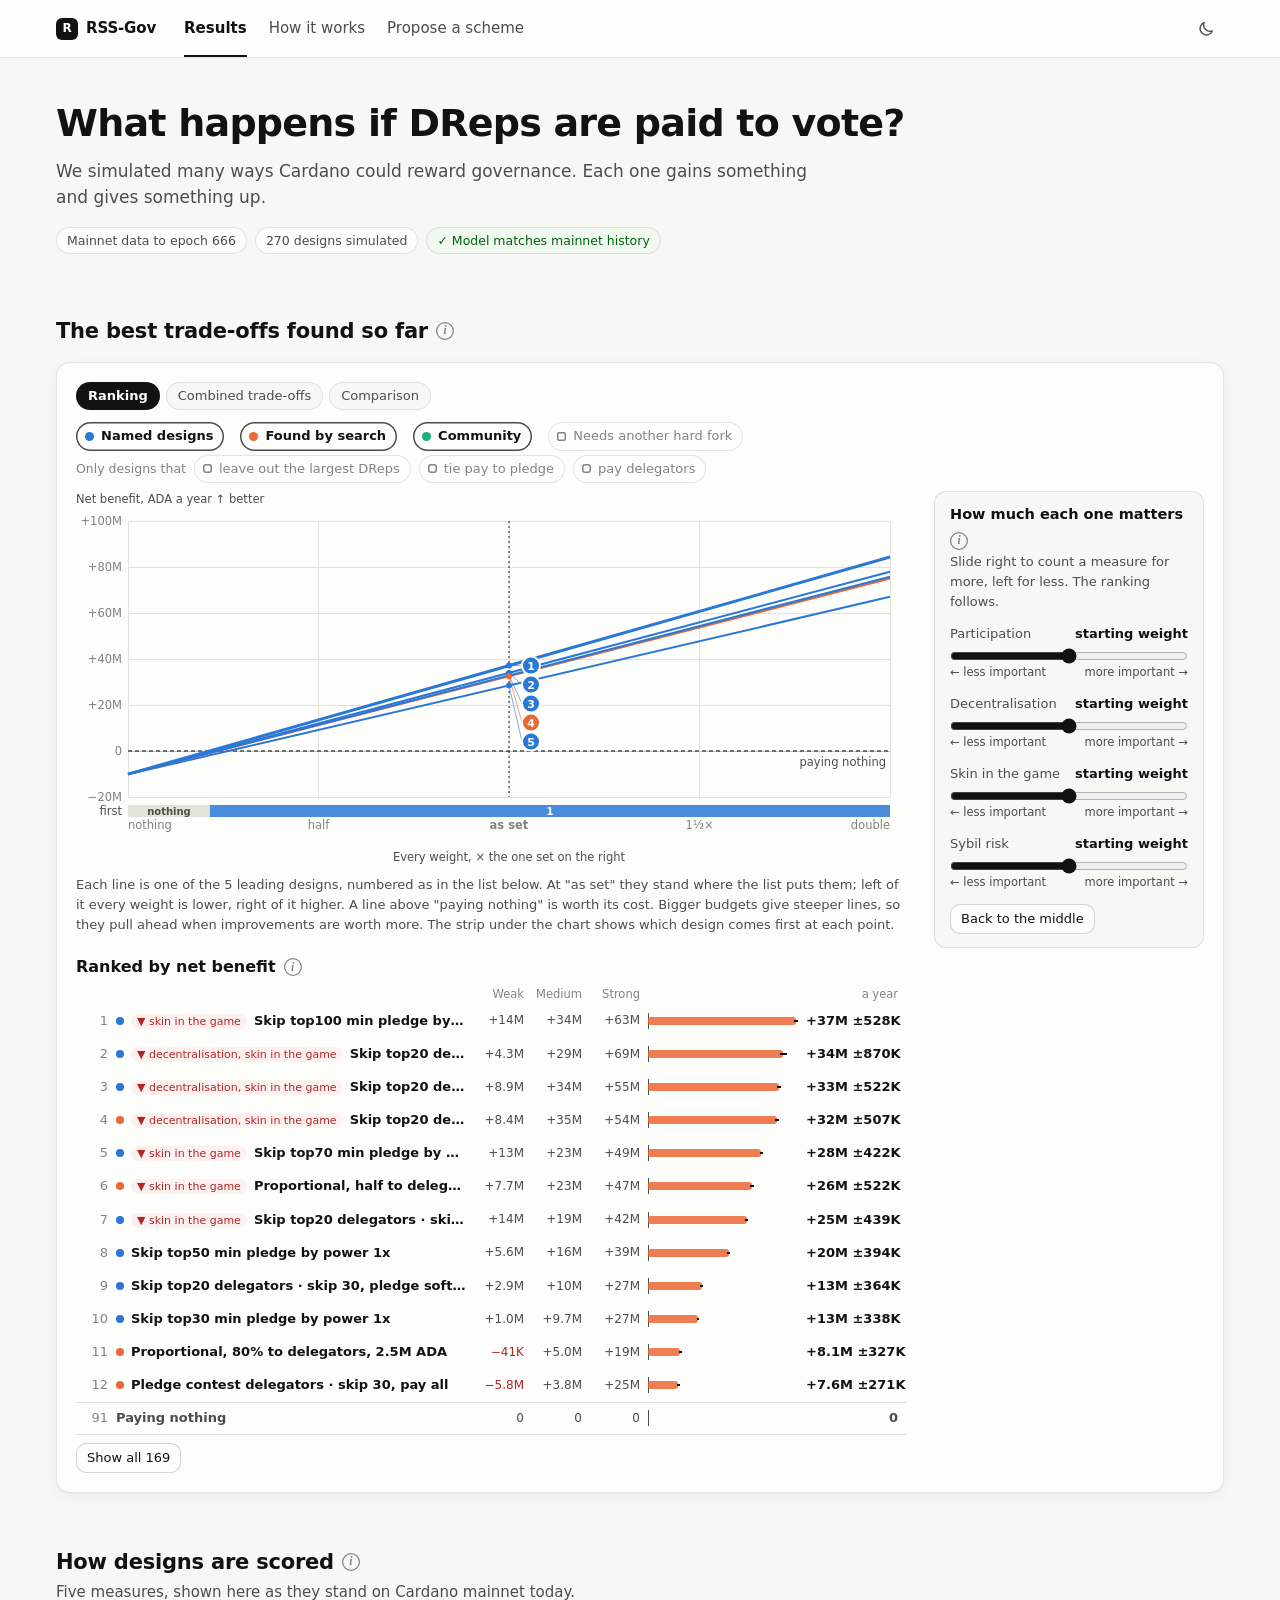
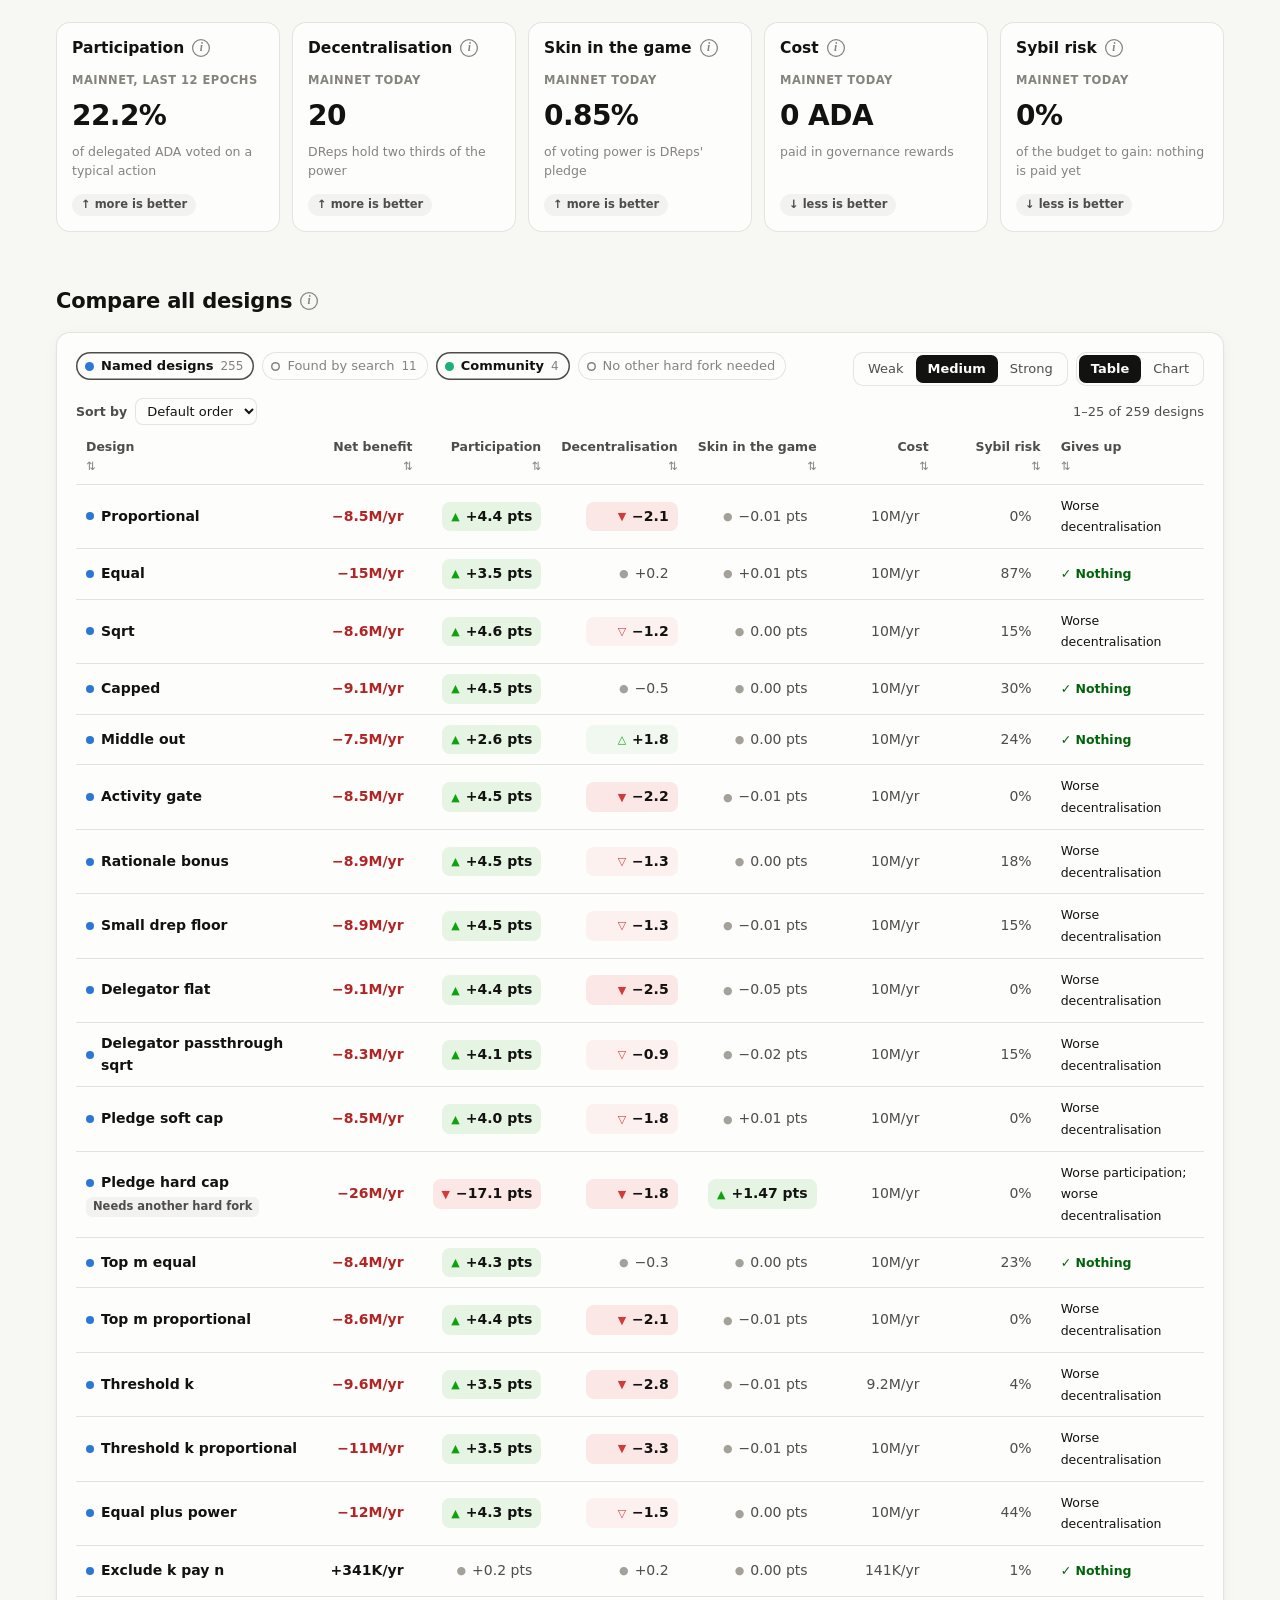
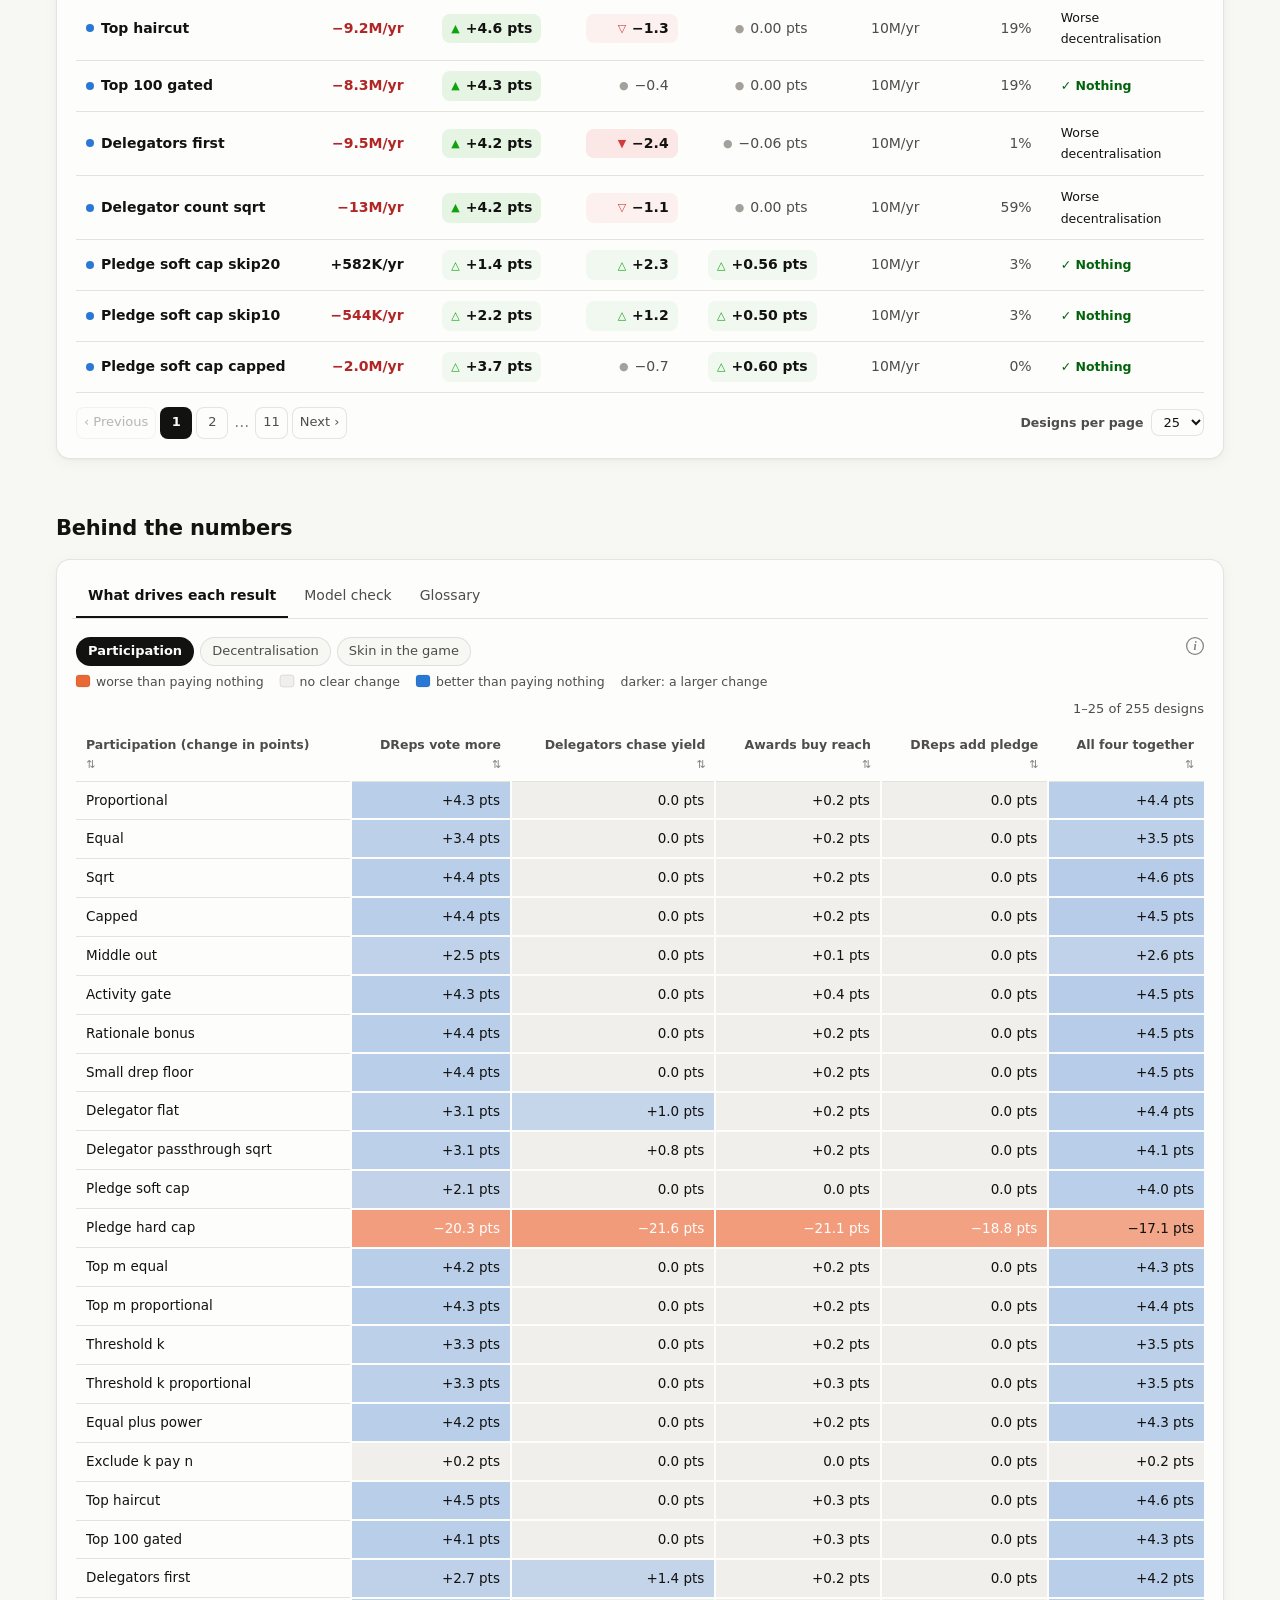
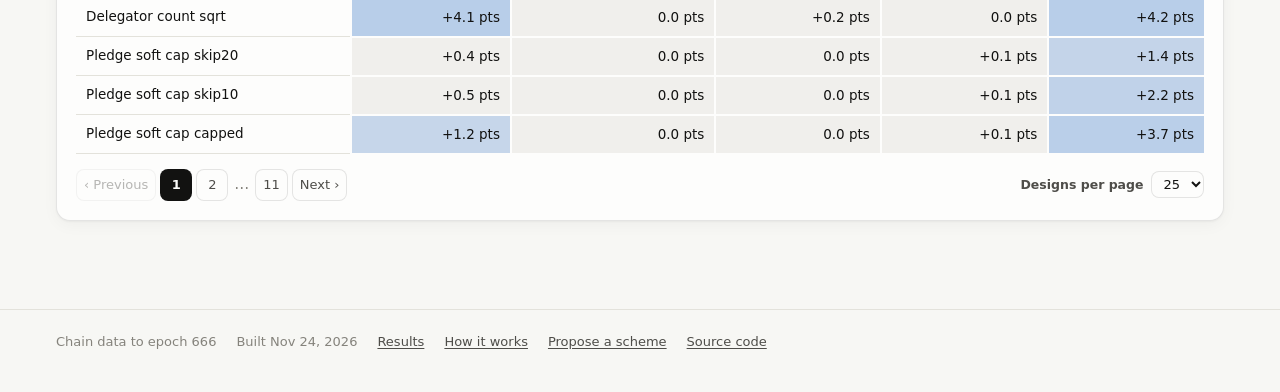
<file: index.html>
<!doctype html>
<html lang="en">
<head>
<meta charset="utf-8">
<meta name="viewport" content="width=device-width, initial-scale=1">
<title>RSS-Gov results</title>
<meta name="description" content="What happens if Cardano DReps are paid to vote? Reward designs compared on participation, decentralisation, skin in the game, cost and Sybil risk.">
<link rel="stylesheet" href="site.css?v=e4cb3b212b">
</head>
<body>
<a href="#best" class="skip">Skip to the results</a>
<nav class="site" aria-label="Site">
  <div class="inner">
    <a class="brand" href="index.html"><span class="logo" aria-hidden="true">R</span><span class="word">RSS-Gov</span></a>
    <a class="page" href="index.html" aria-current="page">Results</a>
    <a class="page" href="methods.html"><span class="long">How it works</span><span class="short">Method</span></a>
    <a class="page" href="propose.html"><span class="long">Propose a scheme</span><span class="short">Propose</span></a>
    <span class="spacer"></span>
    <button class="icon-btn" id="theme" type="button" aria-label="Switch theme"></button>
  </div>
</nav>
<main>
  <header class="hero">
    <h1>What happens if DReps are paid to vote?</h1>
    <p class="lead">We simulated many ways Cardano could reward governance. Each one gains something and gives something up.</p>
    <div class="meta" id="meta"></div>
  </header>
  <div id="banner"></div>

  <section class="block" id="best" aria-labelledby="best-title">
    <div class="section-head title-row">
      <h2 id="best-title">The best trade-offs found so far</h2>
      <button class="info" type="button" aria-label="About this chart" data-info="Ranking puts every design in order of its net benefit: what its gains are worth, minus its cost, in ADA a year. What a gain is worth is a judgement; set it yourself on the right of that tab.||The switches above the chart pick which designs count, in every tab. “Only designs that…” keeps the designs that do every one of the things switched on.||Each dot is one reward design, simulated over six months and placed by how much it changes two measures compared with paying nothing. In the Comparison tab you pick the two measures; each one keeps the same scale whichever axis it is on and whatever the reaction strength.||The line joins the designs that no other design beats on both measures at once: the best trade-offs on offer. Anything inside the shaded area is beaten by something on the line.||Designs that need another hard fork are left out at first. Switch them on above the chart.||The line only looks at the two measures shown. Check the other three in the table further down."></button>
    </div>
    <div class="card">
      <div class="card-head">
        <div class="control-group" id="lead-tabs">
          <div class="chips" id="presets" role="group" aria-label="Chart"></div>
          <div class="control-group" id="axis-pick"></div>
        </div>
        <div class="control-group" id="best-scenario">
          <span class="label">Reaction to rewards</span>
          <span class="seg scenario"></span>
          <button class="info" type="button" aria-label="What is the reaction to rewards?" data-info="Nobody knows yet how strongly DReps and delegators will react to being paid.||So every design is simulated three times: with a weak, a medium and a strong reaction. Switch between them to see how much a result depends on it.||Only real-world data can say which is right."></button>
        </div>
      </div>
      <div class="legend" id="best-legend"></div>
      <div class="lead-grid" id="pair">
        <div>
          <div class="legend" id="pair-key"></div>
          <div id="scatter"></div>
        </div>
        <aside class="side">
          <div id="frontier-list"></div>
        </aside>
      </div>
      <div class="lead-grid" id="ranking" hidden>
        <div>
          <div id="rank-chart"></div>
          <div id="rank-list"></div>
        </div>
        <aside class="side"><div class="coverage" id="rank-side"></div></aside>
      </div>
      <div class="lead-grid" id="combined" hidden>
        <div>
          <div id="coverage-chart"></div>
          <div id="contrib"></div>
        </div>
        <aside class="side"><div class="coverage" id="coverage"></div></aside>
      </div>
    </div>
  </section>

  <section class="block" aria-labelledby="measures-title">
    <div class="section-head">
      <div class="title-row">
        <h2 id="measures-title">How designs are scored</h2>
        <button class="info" type="button" aria-label="Mainnet versus simulated values" data-info="The big numbers are measured on Cardano mainnet today.||Designs are compared with a simulation of the next six months with no rewards (the value in each card's i), not with mainnet directly. That way both sides of every comparison come from the same model."></button>
      </div>
      <p>Five measures, shown here as they stand on Cardano mainnet today.</p>
    </div>
    <div class="measures" id="measures"></div>
  </section>

  <section class="block" id="compare" aria-labelledby="compare-title">
    <div class="section-head title-row">
      <h2 id="compare-title">Compare all designs</h2>
      <button class="info" type="button" aria-label="How to read the table" data-info="Each cell is the change compared with paying nothing.||Green is better, red is worse, grey is no clear difference. A solid arrow (▲▼) holds under every reaction strength; a hollow one (△▽) only under some.||Click a column heading, or use Sort by, to reorder the designs. Click a design to see what it does, in plain words."></button>
    </div>
    <div class="card">
      <div class="card-head">
        <div class="control-group">
          <span class="control-group" id="kinds"></span>
          <button class="toggle" id="pilot-only" type="button" aria-pressed="false" style="--kind: var(--ink)"><span class="dot"></span>No other hard fork needed</button>
        </div>
        <div class="control-group">
          <span class="seg scenario"></span>
          <span class="seg" id="view" role="group" aria-label="View">
            <button type="button" data-v="table">Table</button>
            <button type="button" data-v="chart">Chart</button>
          </span>
        </div>
      </div>
      <div class="table-tools" id="table-tools"></div>
      <div id="view-table" class="tablewrap"></div>
      <div id="view-chart" hidden>
        <div class="legend" id="score-legend"></div>
        <div id="scorecard"></div>
      </div>
      <div class="pager" id="pager"></div>
    </div>
  </section>

  <section class="block" id="deeper" aria-labelledby="deeper-title">
    <div class="section-head">
      <h2 id="deeper-title">Behind the numbers</h2>
    </div>
    <div class="card">
      <div class="tabs" role="tablist" id="tabs">
        <button role="tab" type="button" data-tab="assumptions">What drives each result</button>
        <button role="tab" type="button" data-tab="model">Model check</button>
        <button role="tab" type="button" data-tab="glossary">Glossary</button>
      </div>
      <div class="tabpanel" role="tabpanel" data-panel="assumptions">
        <div class="card-head" style="margin-bottom:6px">
          <div class="chips" id="heat-axis"></div>
          <button class="info" type="button" aria-label="About this table" data-info="There are four ways people might react to rewards. Each column switches on just one of them; the last switches on all four.||If a result shows up in only one column, it rests on that single assumption.||Grey: smaller than a meaningful change. Darker colour: a larger change.||Click a column heading to sort by it."></button>
        </div>
        <div class="legend" id="heat-legend"></div>
        <div class="table-tools"><span class="small count-note" id="heat-count"></span></div>
        <div class="tablewrap"><div id="heat"></div></div>
        <div class="pager" id="heat-pager"></div>
      </div>
      <div class="tabpanel" role="tabpanel" data-panel="model" hidden>
        <div class="title-row" style="margin-bottom:8px"><span class="small" id="valid-note"></span><button class="info" type="button" id="valid-info" aria-label="How the model is checked"></button></div>
        <div class="legend">
          <span><svg width="16" height="8"><line x1="1" y1="4" x2="15" y2="4" stroke="var(--ink)" stroke-width="2" stroke-linecap="round"/></svg>mainnet</span>
          <span><svg width="16" height="8"><line x1="1" y1="4" x2="15" y2="4" stroke="var(--c1)" stroke-width="2" stroke-linecap="round"/></svg>model average</span>
          <span><svg width="16" height="10"><rect x="0" y="0" width="16" height="10" rx="2" fill="var(--c1)" opacity="0.14"/></svg>95% of model runs</span>
        </div>
        <div id="bands" style="display:grid; grid-template-columns: repeat(auto-fit, minmax(260px, 1fr)); gap: 18px"></div>
        <details class="more" style="margin-top:14px"><summary>Every check, in numbers</summary><div class="tablewrap" id="checks"></div></details>
      </div>
      <div class="tabpanel" role="tabpanel" data-panel="glossary" hidden>
        <dl class="glossary" id="glossary"></dl>
        <p class="small"><a href="methods.html">The full methodology</a> · <a href="propose.html">Propose a scheme of your own</a></p>
      </div>
    </div>
  </section>
</main>
<footer class="site"><div class="inner"></div></footer>

<aside class="drawer" id="drawer" role="dialog" aria-modal="false" aria-labelledby="detail-title" aria-hidden="true">
  <div class="drawer-top">
    <span id="drawer-kind" class="small"></span>
    <button class="icon-btn" id="drawer-close" type="button" aria-label="Close"><svg viewBox="0 0 24 24" fill="none" stroke="currentColor" stroke-width="2" stroke-linecap="round" aria-hidden="true"><path d="M6 6l12 12M18 6L6 18"/></svg></button>
  </div>
  <div class="drawer-body" id="detail"></div>
</aside>
<div id="tip" role="tooltip"></div>
<script src="data.js?v=b91ac6b341"></script>
<script src="common.js?v=1113d24df8"></script>
<script src="ranking.js?v=c0deb0285a"></script>
<script src="dashboard.js?v=f2d06eccd7"></script>
</body>
</html>
</file>
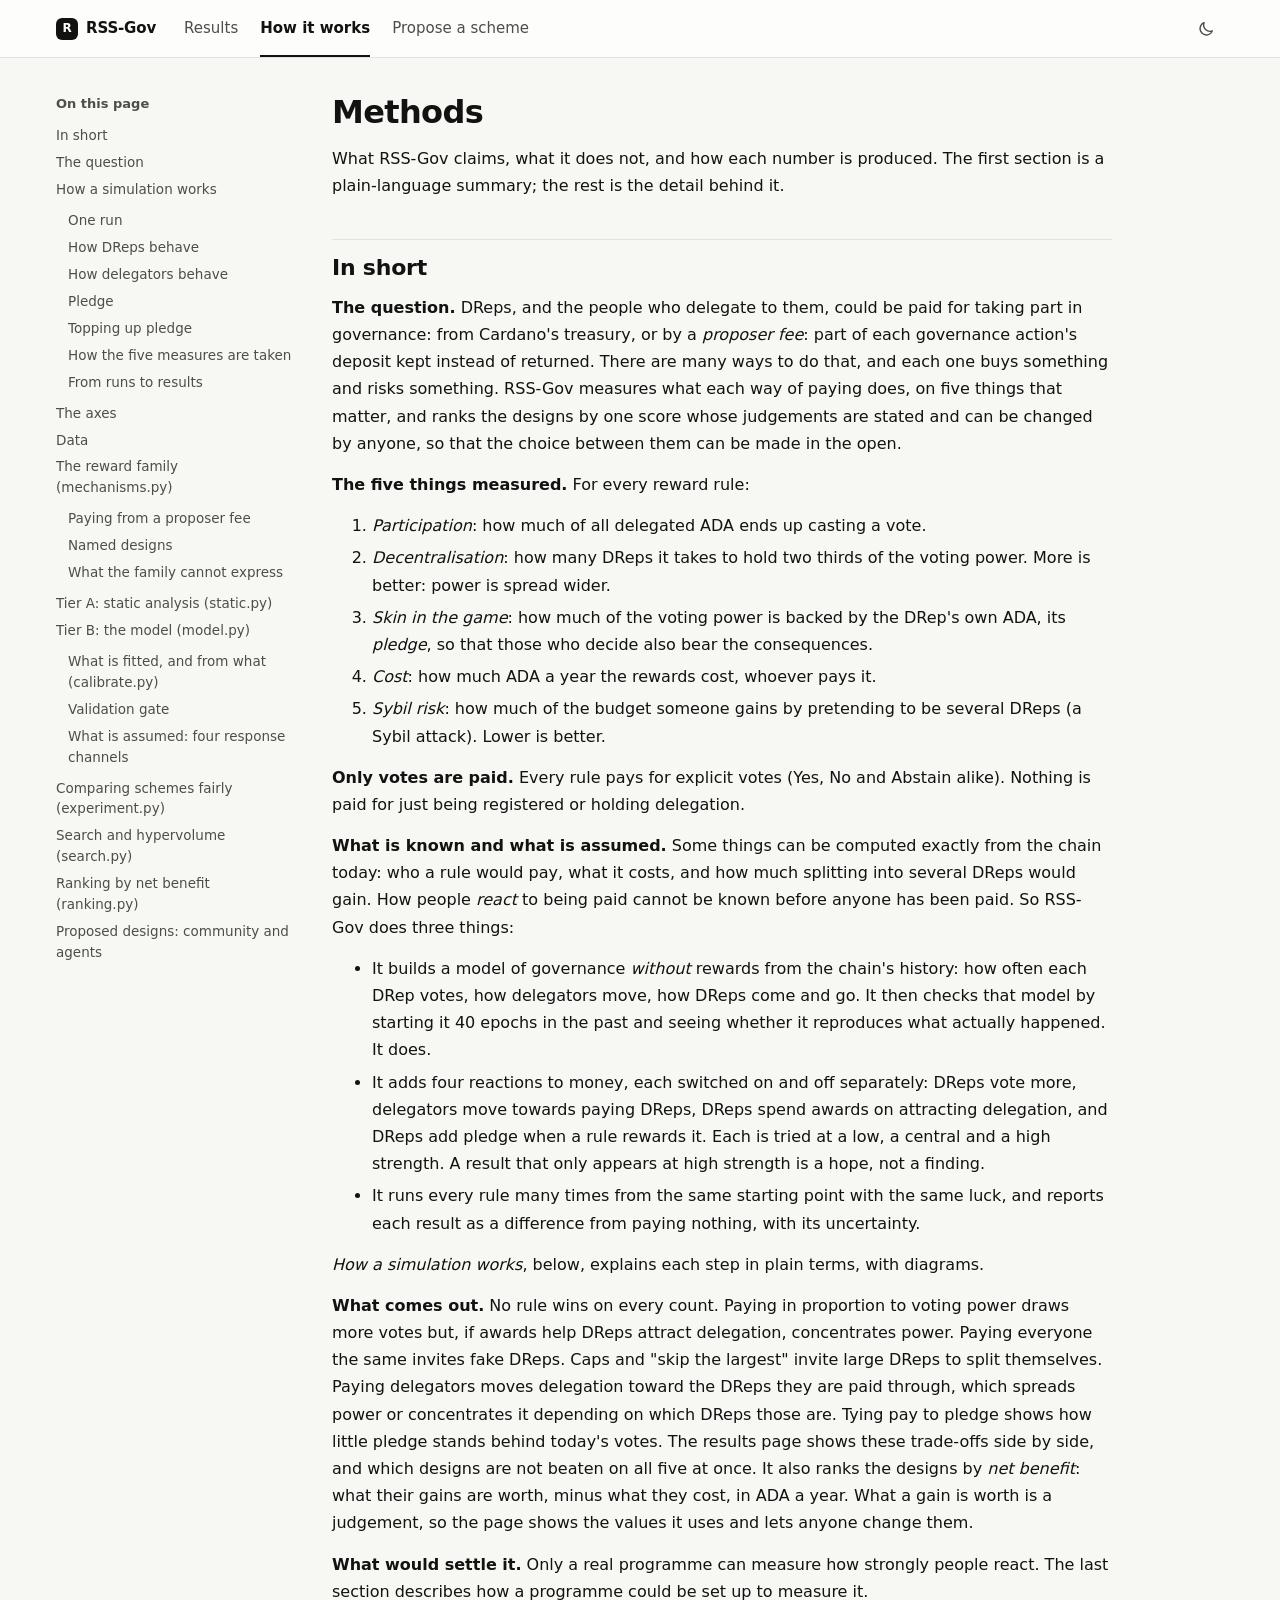
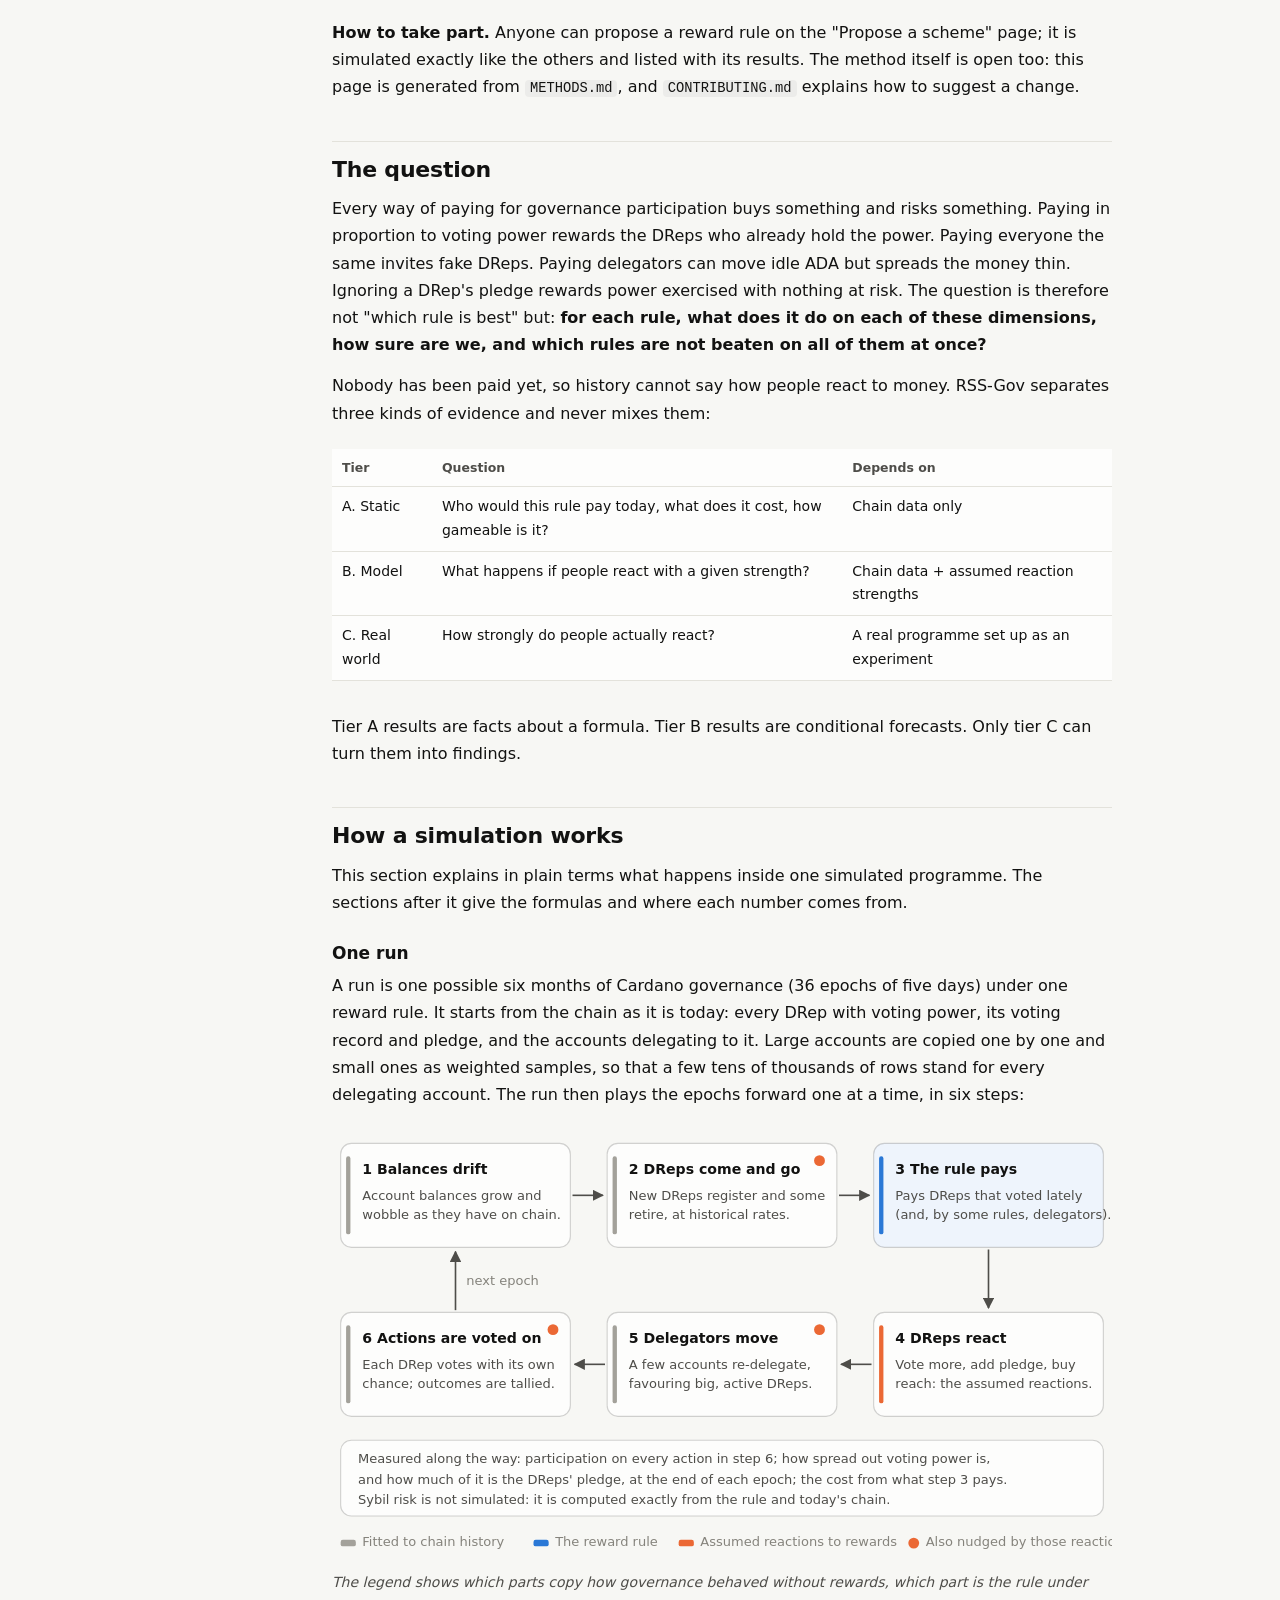
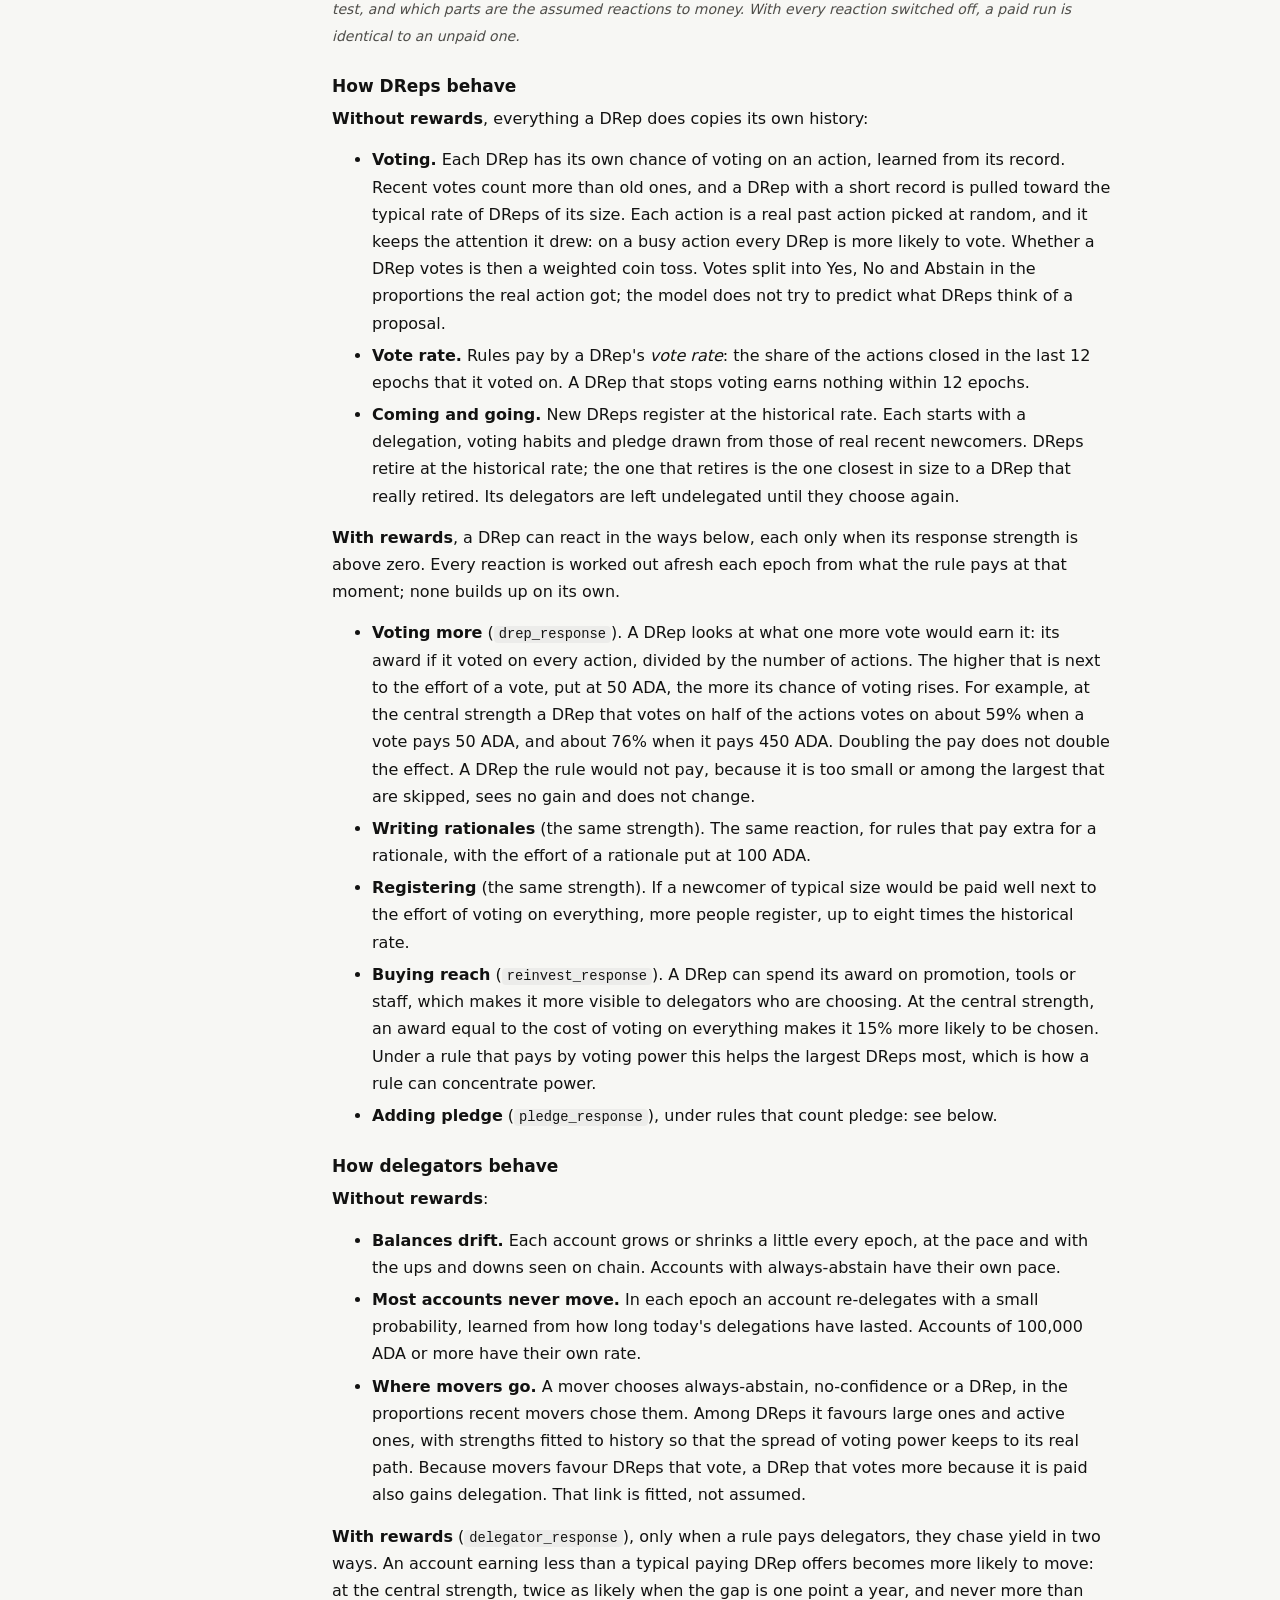
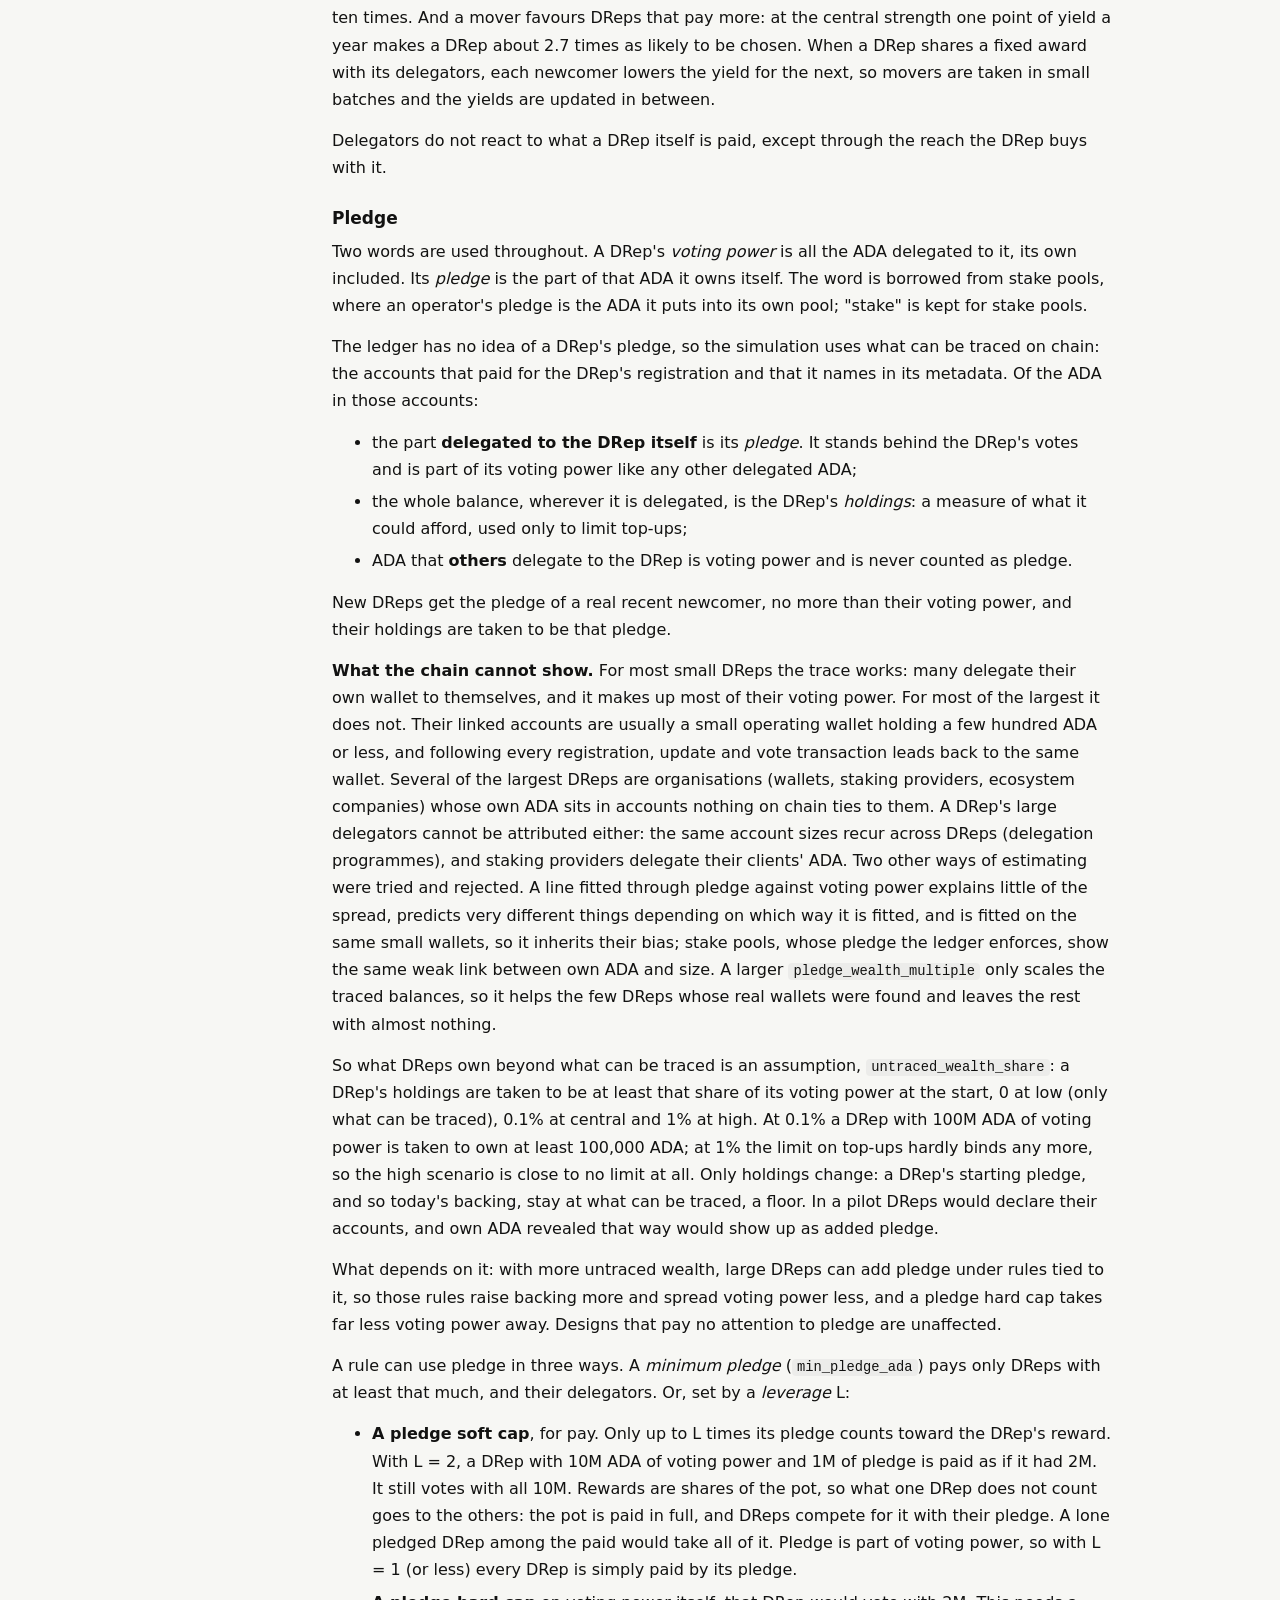
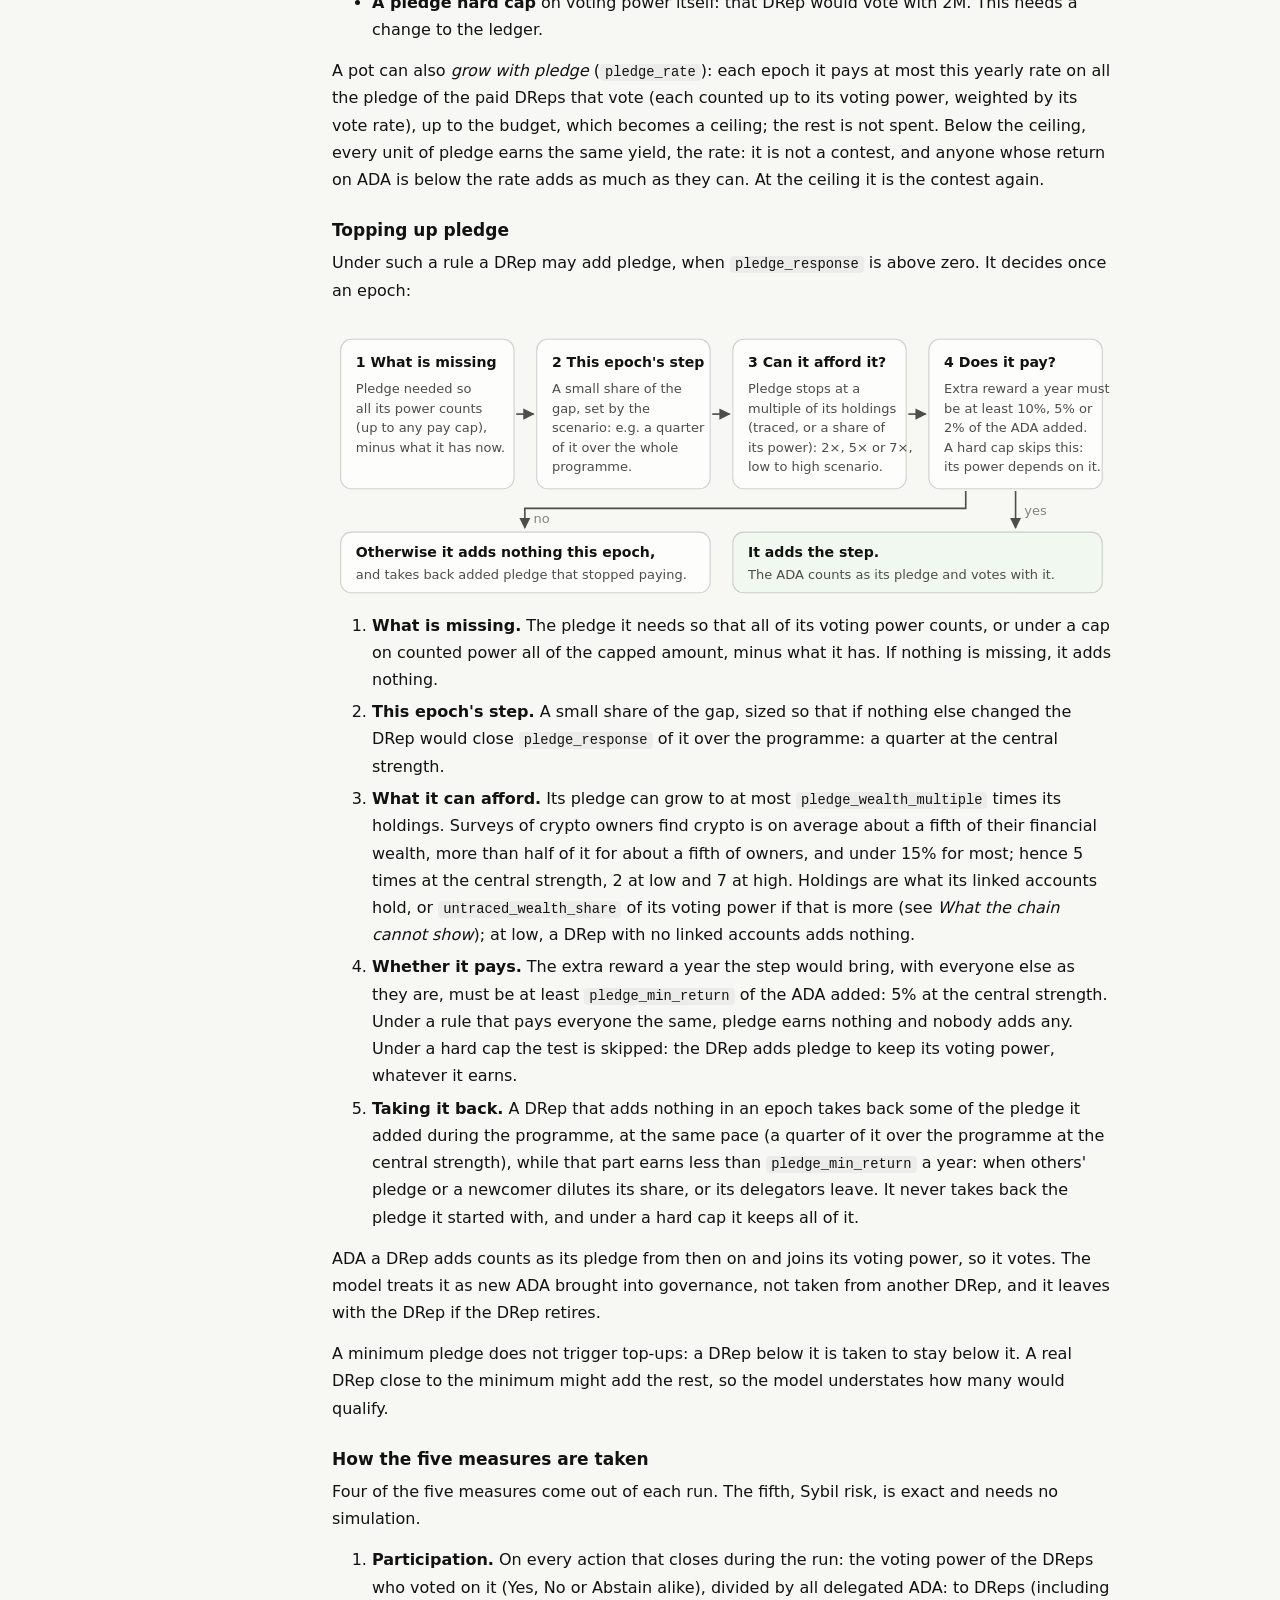
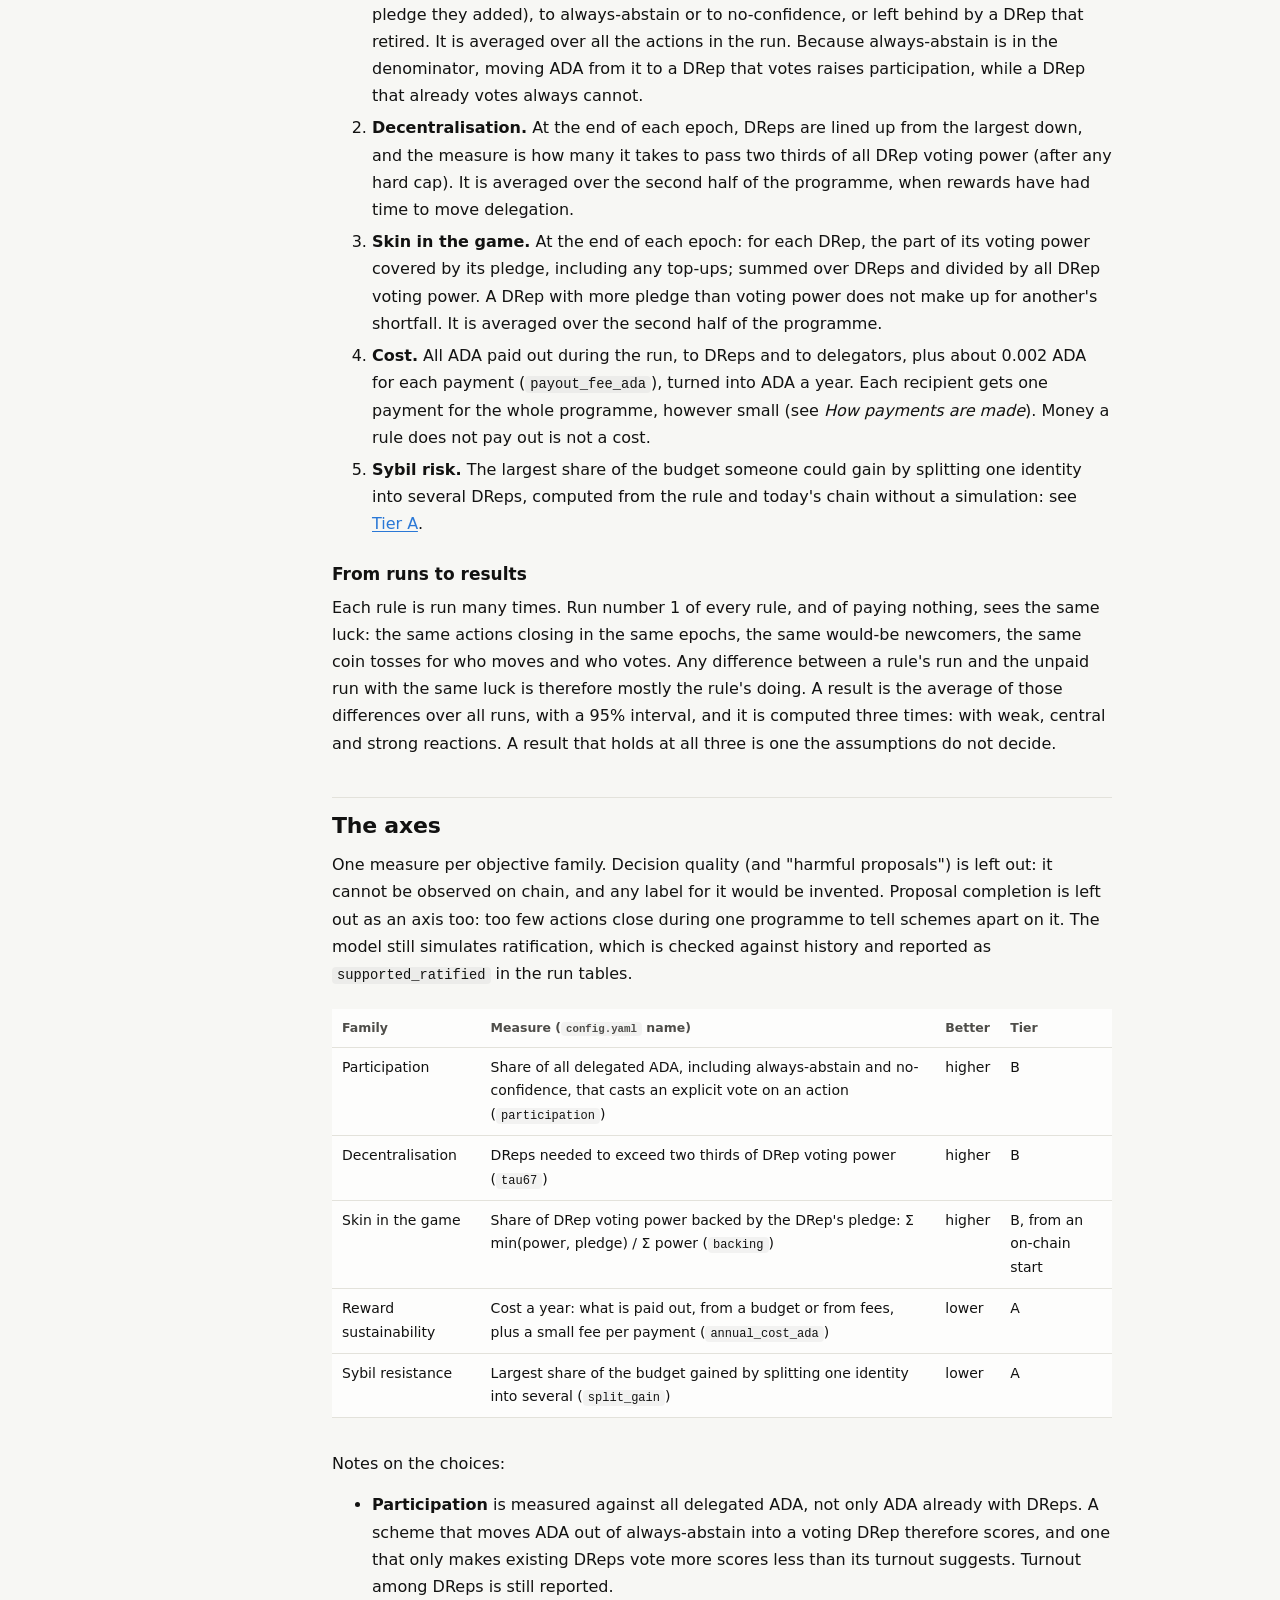
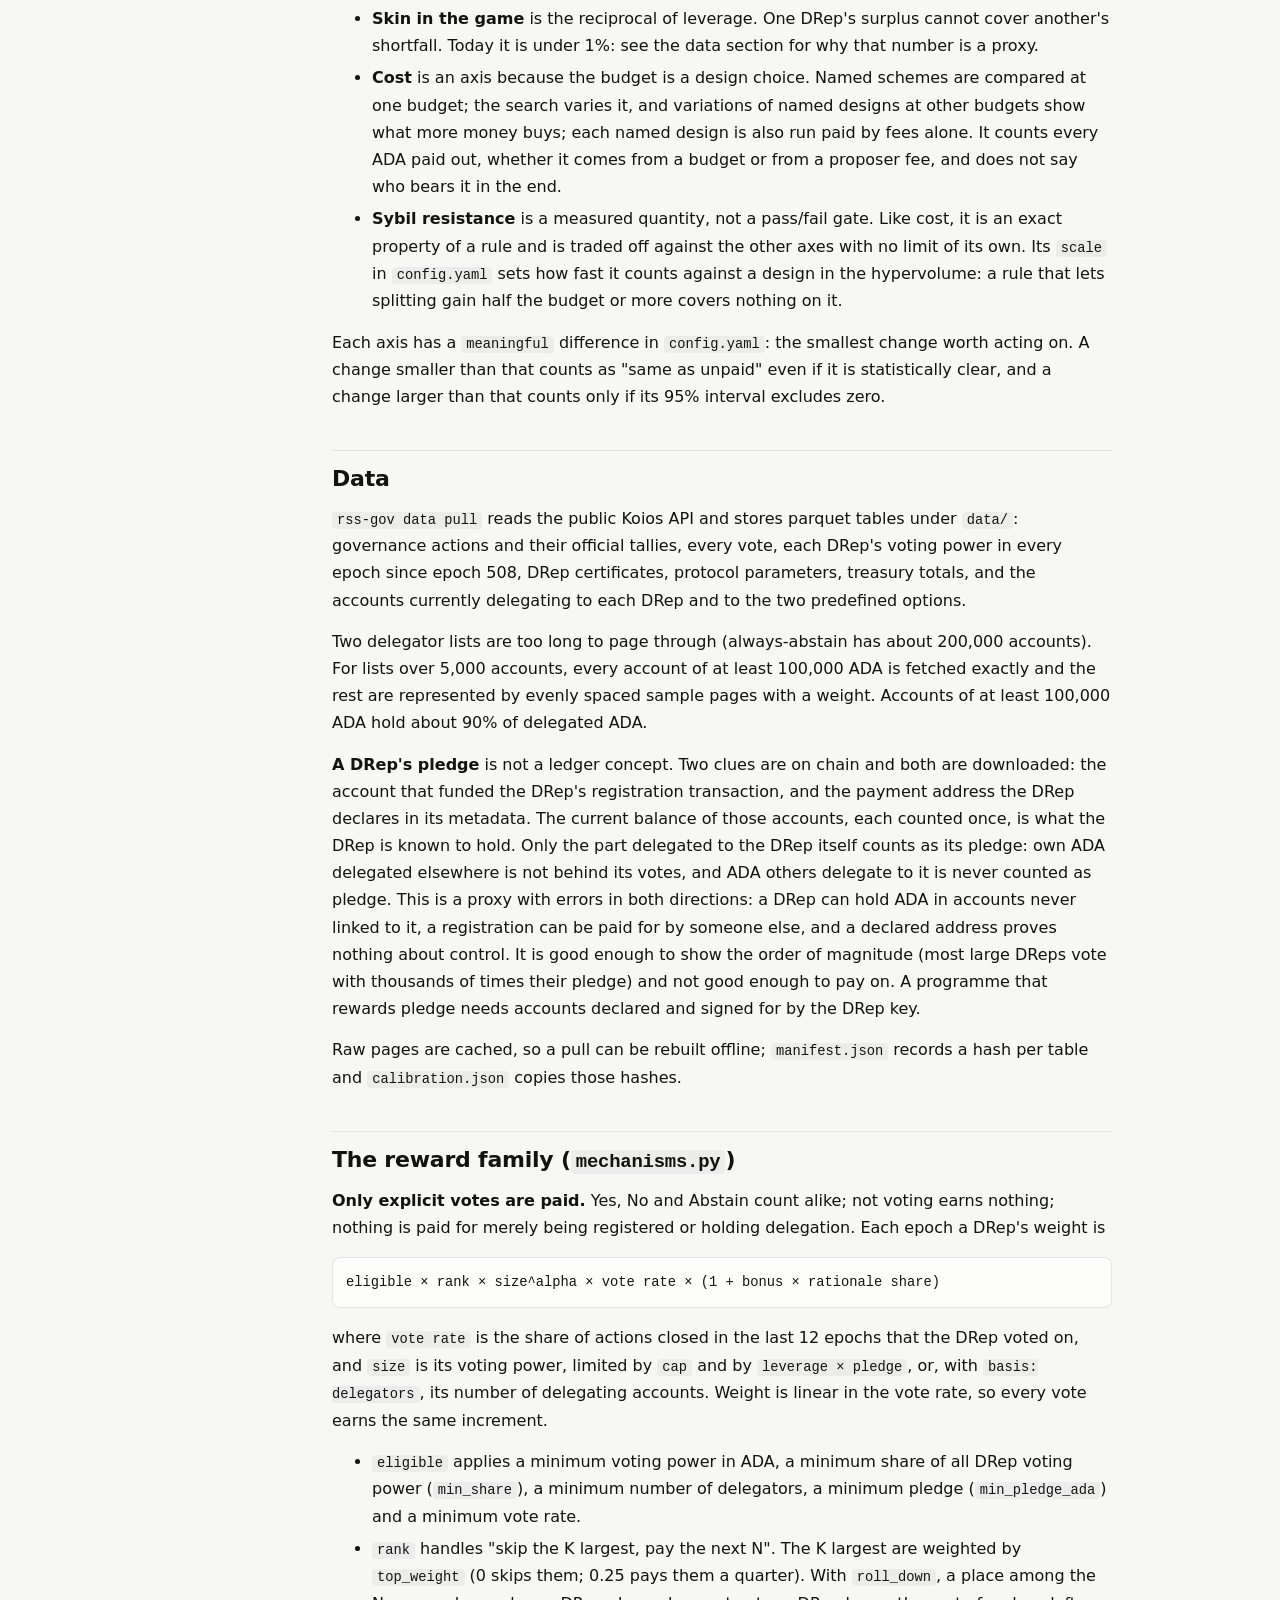
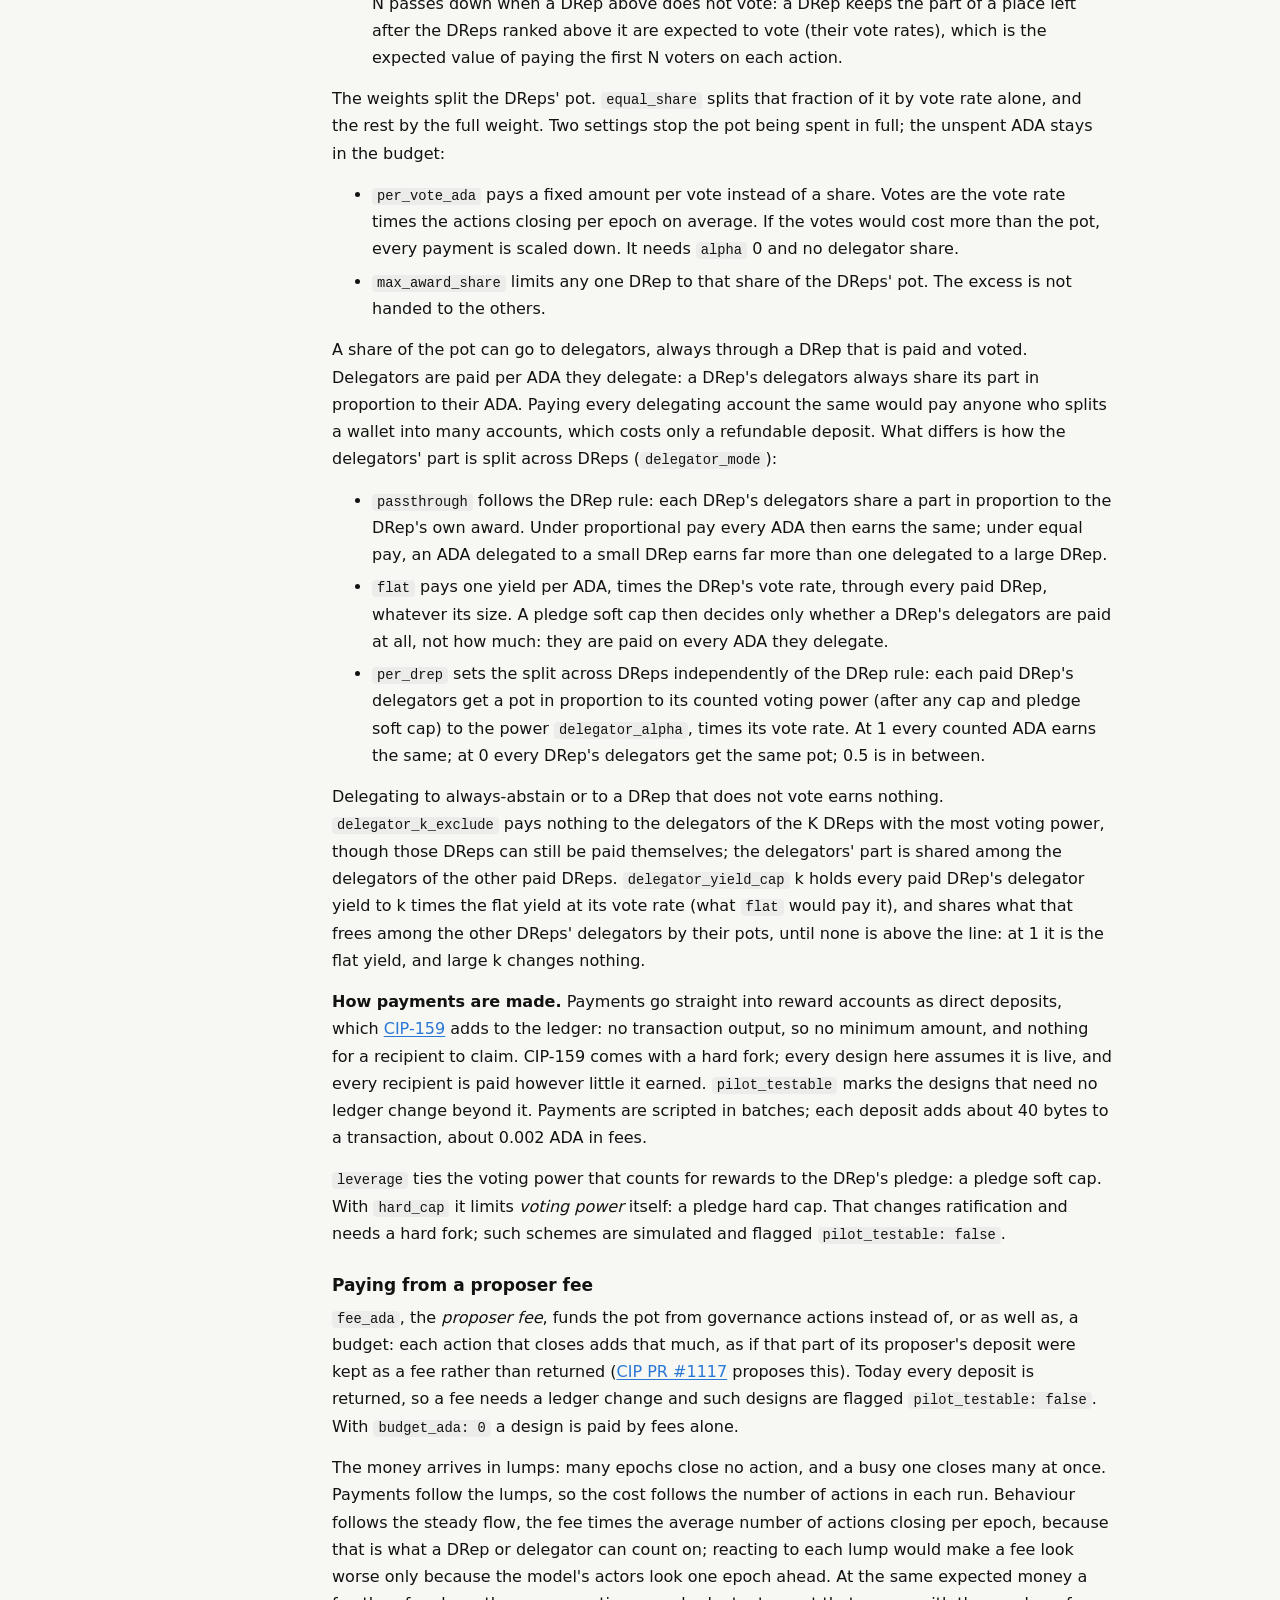
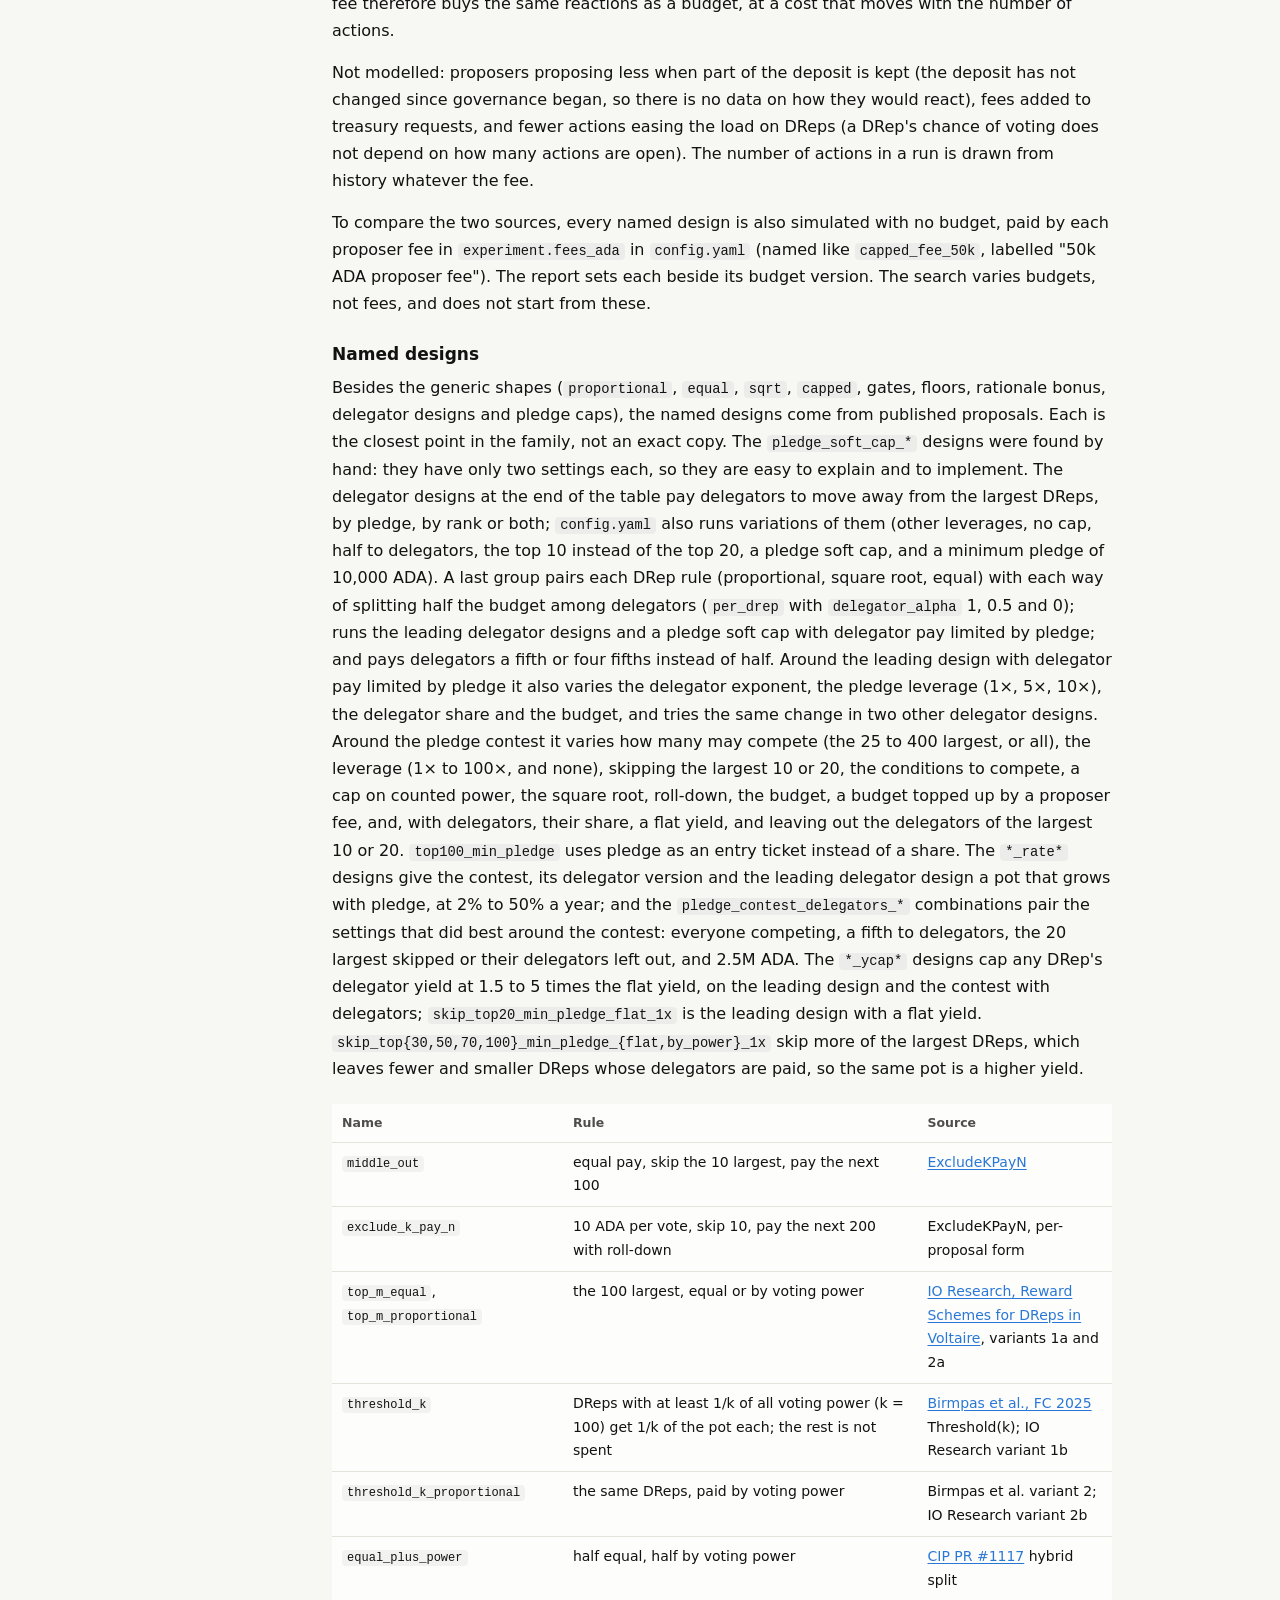
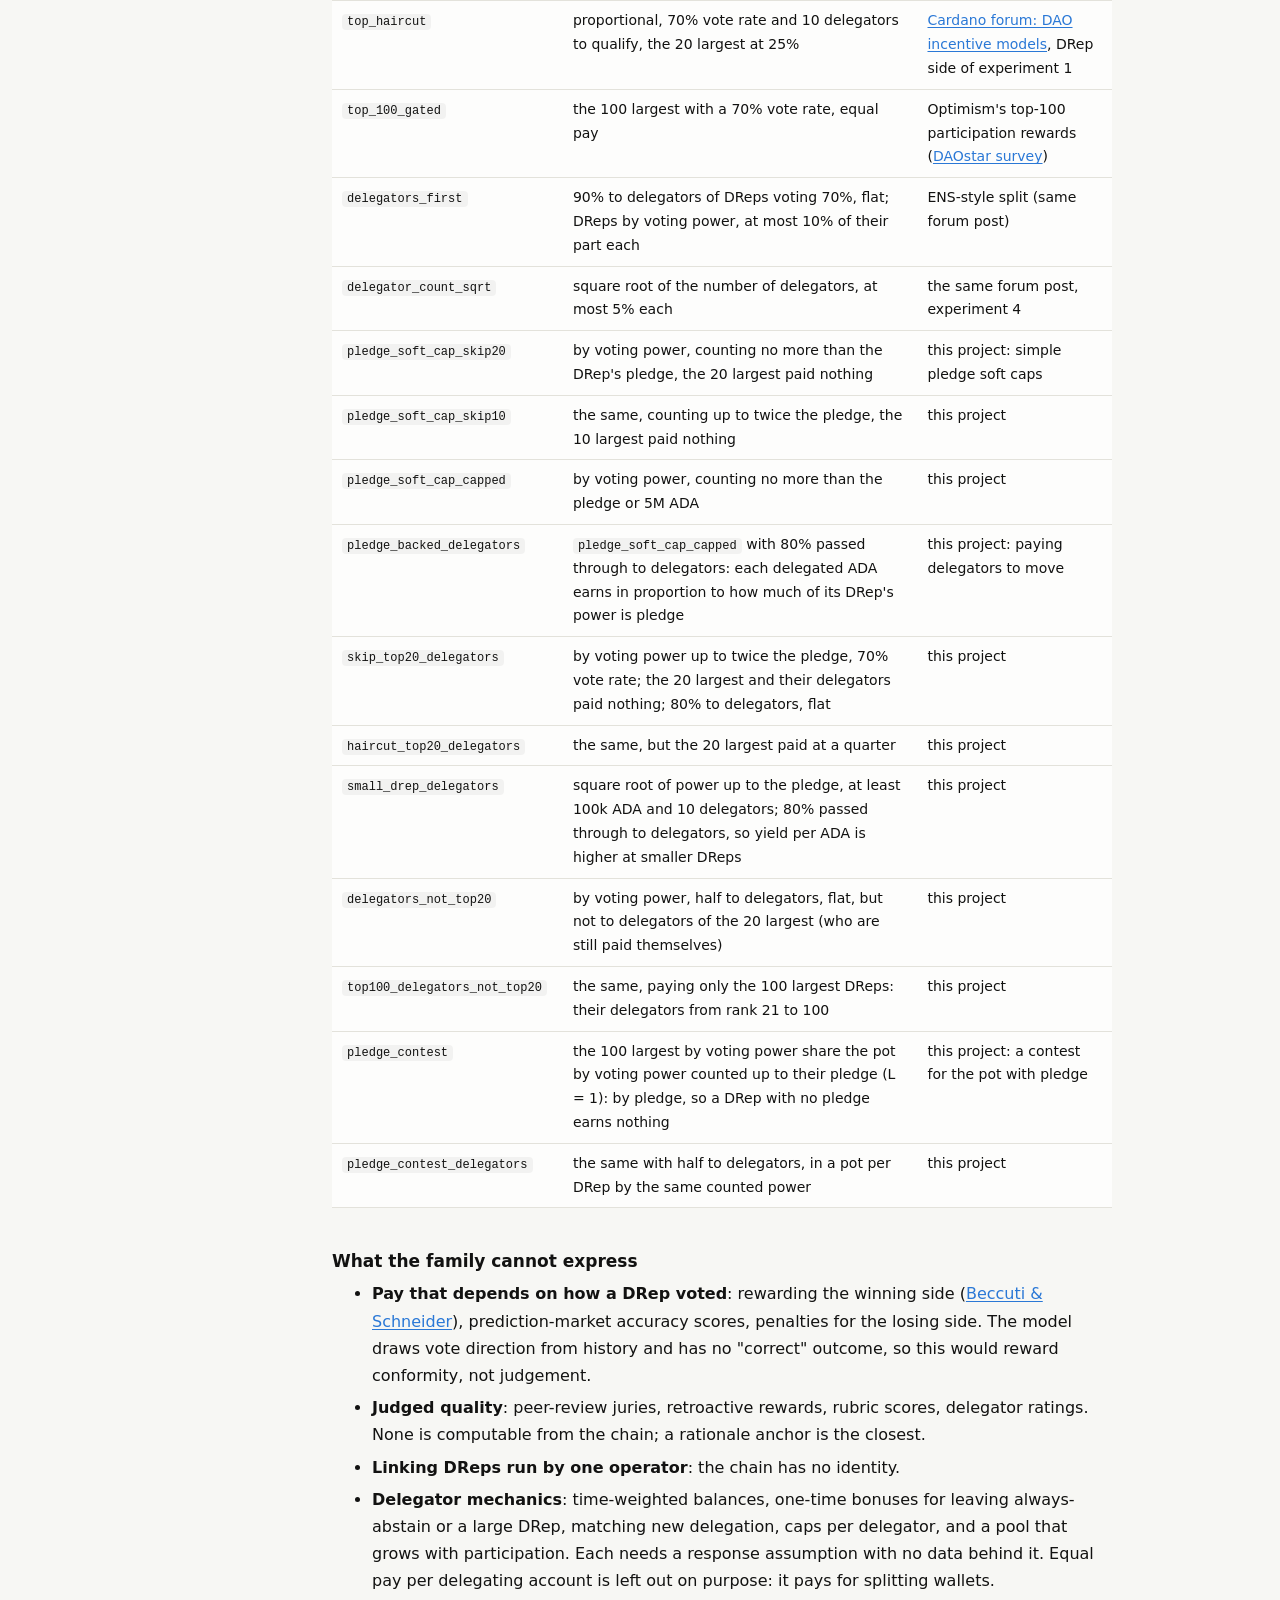
<file: methods.html>
<!doctype html>
<html lang="en">
<head>
<meta charset="utf-8">
<meta name="viewport" content="width=device-width, initial-scale=1">
<title>How RSS-Gov works</title>
<meta name="description" content="How RSS-Gov compares reward schemes for Cardano governance: data, model, assumptions, validation and how to read the results.">
<link rel="stylesheet" href="site.css?v=e4cb3b212b">
</head>
<body>
<nav class="site" aria-label="Site">
  <div class="inner">
    <a class="brand" href="index.html"><span class="logo" aria-hidden="true">R</span><span class="word">RSS-Gov</span></a>
    <a class="page" href="index.html">Results</a>
    <a class="page" href="methods.html" aria-current="page"><span class="long">How it works</span><span class="short">Method</span></a>
    <a class="page" href="propose.html"><span class="long">Propose a scheme</span><span class="short">Propose</span></a>
    <span class="spacer"></span>
    <button class="icon-btn" id="theme" type="button" aria-label="Switch theme"></button>
  </div>
</nav>
<main>
  <div class="doc">
    <aside class="toc" aria-label="Contents">
      <div class="small" style="font-weight:600; margin-bottom:4px">On this page</div>
      <div class="toc">
<ul>
<li><a href="#in-short">In short</a></li>
<li><a href="#the-question">The question</a></li>
<li><a href="#how-a-simulation-works">How a simulation works</a><ul>
<li><a href="#one-run">One run</a></li>
<li><a href="#how-dreps-behave">How DReps behave</a></li>
<li><a href="#how-delegators-behave">How delegators behave</a></li>
<li><a href="#pledge">Pledge</a></li>
<li><a href="#topping-up-pledge">Topping up pledge</a></li>
<li><a href="#how-the-five-measures-are-taken">How the five measures are taken</a></li>
<li><a href="#from-runs-to-results">From runs to results</a></li>
</ul>
</li>
<li><a href="#the-axes">The axes</a></li>
<li><a href="#data">Data</a></li>
<li><a href="#the-reward-family-mechanismspy">The reward family (mechanisms.py)</a><ul>
<li><a href="#paying-from-a-proposer-fee">Paying from a proposer fee</a></li>
<li><a href="#named-designs">Named designs</a></li>
<li><a href="#what-the-family-cannot-express">What the family cannot express</a></li>
</ul>
</li>
<li><a href="#tier-a-static-analysis-staticpy">Tier A: static analysis (static.py)</a></li>
<li><a href="#tier-b-the-model-modelpy">Tier B: the model (model.py)</a><ul>
<li><a href="#what-is-fitted-and-from-what-calibratepy">What is fitted, and from what (calibrate.py)</a></li>
<li><a href="#validation-gate">Validation gate</a></li>
<li><a href="#what-is-assumed-four-response-channels">What is assumed: four response channels</a></li>
</ul>
</li>
<li><a href="#comparing-schemes-fairly-experimentpy">Comparing schemes fairly (experiment.py)</a></li>
<li><a href="#search-and-hypervolume-searchpy">Search and hypervolume (search.py)</a></li>
<li><a href="#ranking-by-net-benefit-rankingpy">Ranking by net benefit (ranking.py)</a></li>
<li><a href="#proposed-designs-community-and-agents">Proposed designs: community and agents</a></li>
<li><a href="#tier-c-measuring-real-reactions">Tier C: measuring real reactions</a></li>
</ul>
</div>

    </aside>
    <article class="prose">
      <h1 id="methods">Methods<a class="headerlink" href="#methods" title="Permanent link">#</a></h1>
<p>What RSS-Gov claims, what it does not, and how each number is produced. The first section
is a plain-language summary; the rest is the detail behind it.</p>
<h2 id="in-short">In short<a class="headerlink" href="#in-short" title="Permanent link">#</a></h2>
<p><strong>The question.</strong> DReps, and the people who delegate to them, could be paid for taking
part in governance: from Cardano's treasury, or by a <em>proposer fee</em>: part of each governance action's deposit
kept instead of returned. There
are many ways to do that, and each one buys something
and risks something. RSS-Gov measures what each way of paying does, on five things that
matter, and ranks the designs by one score whose judgements are stated and can be changed
by anyone, so that the choice between them can be made in the open.</p>
<p><strong>The five things measured.</strong> For every reward rule:</p>
<ol>
<li><em>Participation</em>: how much of all delegated ADA ends up casting a vote.</li>
<li><em>Decentralisation</em>: how many DReps it takes to hold two thirds of the voting power. More
   is better: power is spread wider.</li>
<li><em>Skin in the game</em>: how much of the voting power is backed by the DRep's own ADA, its <em>pledge</em>, so
   that those who decide also bear the consequences.</li>
<li><em>Cost</em>: how much ADA a year the rewards cost, whoever pays it.</li>
<li><em>Sybil risk</em>: how much of the budget someone gains by pretending to be several DReps
   (a Sybil attack). Lower is better.</li>
</ol>
<p><strong>Only votes are paid.</strong> Every rule pays for explicit votes (Yes, No and Abstain alike).
Nothing is paid for just being registered or holding delegation.</p>
<p><strong>What is known and what is assumed.</strong> Some things can be computed exactly from the chain
today: who a rule would pay, what it costs, and how much splitting into several DReps
would gain. How people <em>react</em> to being paid cannot be known before anyone has been paid.
So RSS-Gov does three things:</p>
<ul>
<li>It builds a model of governance <em>without</em> rewards from the chain's history: how often
  each DRep votes, how delegators move, how DReps come and go. It then checks that model
  by starting it 40 epochs in the past and seeing whether it reproduces what actually
  happened. It does.</li>
<li>It adds four reactions to money, each switched on and off separately: DReps vote more,
  delegators move towards paying DReps, DReps spend awards on attracting delegation, and
  DReps add pledge when a rule rewards it. Each is tried at a low, a central and
  a high strength. A result that only appears at high strength is a hope, not a finding.</li>
<li>It runs every rule many times from the same starting point with the same luck, and
  reports each result as a difference from paying nothing, with its uncertainty.</li>
</ul>
<p><em>How a simulation works</em>, below, explains each step in plain terms, with diagrams.</p>
<p><strong>What comes out.</strong> No rule wins on every count. Paying in proportion to voting power
draws more votes but, if awards help DReps attract delegation, concentrates power. Paying
everyone the same invites fake DReps. Caps and "skip the largest" invite large DReps to
split themselves. Paying delegators moves delegation toward the DReps they are paid
through, which spreads power or concentrates it depending on which DReps those are. Tying
pay to pledge shows how little pledge stands behind today's votes. The results
page shows these trade-offs side by side, and which designs are not beaten on all five at
once. It also ranks the designs by <em>net benefit</em>: what their gains are worth, minus what
they cost, in ADA a year. What a gain is worth is a judgement, so the page shows the values
it uses and lets anyone change them.</p>
<p><strong>What would settle it.</strong> Only a real programme can measure how strongly people react. The
last section describes how a programme could be set up to measure it.</p>
<p><strong>How to take part.</strong> Anyone can propose a reward rule on the "Propose a scheme" page; it
is simulated exactly like the others and listed with its results. The method itself is
open too: this page is generated from <code>METHODS.md</code>, and <code>CONTRIBUTING.md</code> explains how to
suggest a change.</p>
<h2 id="the-question">The question<a class="headerlink" href="#the-question" title="Permanent link">#</a></h2>
<p>Every way of paying for governance participation buys something and risks something.
Paying in proportion to voting power rewards the DReps who already hold the power. Paying
everyone the same invites fake DReps. Paying delegators can move idle ADA but spreads
the money thin. Ignoring a DRep's pledge rewards power exercised with nothing at risk.
The question is therefore not "which rule is best" but: <strong>for each rule, what does it do
on each of these dimensions, how sure are we, and which rules are not beaten on all of
them at once?</strong></p>
<p>Nobody has been paid yet, so history cannot say how people react to money. RSS-Gov
separates three kinds of evidence and never mixes them:</p>
<div class="tablewrap"><table>
<thead>
<tr>
<th>Tier</th>
<th>Question</th>
<th>Depends on</th>
</tr>
</thead>
<tbody>
<tr>
<td>A. Static</td>
<td>Who would this rule pay today, what does it cost, how gameable is it?</td>
<td>Chain data only</td>
</tr>
<tr>
<td>B. Model</td>
<td>What happens if people react with a given strength?</td>
<td>Chain data + assumed reaction strengths</td>
</tr>
<tr>
<td>C. Real world</td>
<td>How strongly do people actually react?</td>
<td>A real programme set up as an experiment</td>
</tr>
</tbody>
</table></div>
<p>Tier A results are facts about a formula. Tier B results are conditional forecasts. Only
tier C can turn them into findings.</p>
<h2 id="how-a-simulation-works">How a simulation works<a class="headerlink" href="#how-a-simulation-works" title="Permanent link">#</a></h2>
<p>This section explains in plain terms what happens inside one simulated programme. The
sections after it give the formulas and where each number comes from.</p>
<h3 id="one-run">One run<a class="headerlink" href="#one-run" title="Permanent link">#</a></h3>
<p>A run is one possible six months of Cardano governance (36 epochs of five days) under one
reward rule. It starts from the chain as it is today: every DRep with voting power, its
voting record and pledge, and the accounts delegating to it. Large accounts are copied
one by one and small ones as weighted samples, so that a few tens of thousands of rows
stand for every delegating account. The run then plays the epochs forward one at a time,
in six steps:</p>
<figure class="diagram"><svg xmlns="http://www.w3.org/2000/svg" viewBox="0 0 720 402" role="img" aria-label="One epoch of a simulated programme, in six steps that repeat: balances drift; DReps come and go; the rule pays; DReps react; delegators move; actions are voted on. Then the next epoch starts.">
  <defs>
    <marker id="head-epoch" viewBox="0 0 10 10" refX="9" refY="5" markerWidth="7" markerHeight="7" orient="auto-start-reverse">
      <path class="head" d="M0 0 L10 5 L0 10 z"/>
    </marker>
  </defs>

  <!-- row 1, left to right -->
  <rect class="box" x="8" y="16" width="212" height="96" rx="10"/>
  <rect class="hist" x="13" y="28" width="4" height="72" rx="2"/>
  <text class="t" x="28" y="44">1  Balances drift</text>
  <text x="28" y="68">Account balances grow and</text>
  <text x="28" y="86">wobble as they have on chain.</text>

  <rect class="box" x="254" y="16" width="212" height="96" rx="10"/>
  <rect class="hist" x="259" y="28" width="4" height="72" rx="2"/>
  <circle class="react" cx="450" cy="32" r="5"/>
  <text class="t" x="274" y="44">2  DReps come and go</text>
  <text x="274" y="68">New DReps register and some</text>
  <text x="274" y="86">retire, at historical rates.</text>

  <rect class="box rule" x="500" y="16" width="212" height="96" rx="10"/>
  <rect class="pay" x="505" y="28" width="4" height="72" rx="2"/>
  <text class="t" x="520" y="44">3  The rule pays</text>
  <text x="520" y="68">Pays DReps that voted lately</text>
  <text x="520" y="86">(and, by some rules, delegators).</text>

  <!-- row 2, right to left -->
  <rect class="box" x="500" y="172" width="212" height="96" rx="10"/>
  <rect class="react" x="505" y="184" width="4" height="72" rx="2"/>
  <text class="t" x="520" y="200">4  DReps react</text>
  <text x="520" y="224">Vote more, add pledge, buy</text>
  <text x="520" y="242">reach: the assumed reactions.</text>

  <rect class="box" x="254" y="172" width="212" height="96" rx="10"/>
  <rect class="hist" x="259" y="184" width="4" height="72" rx="2"/>
  <circle class="react" cx="450" cy="188" r="5"/>
  <text class="t" x="274" y="200">5  Delegators move</text>
  <text x="274" y="224">A few accounts re-delegate,</text>
  <text x="274" y="242">favouring big, active DReps.</text>

  <rect class="box" x="8" y="172" width="212" height="96" rx="10"/>
  <rect class="hist" x="13" y="184" width="4" height="72" rx="2"/>
  <circle class="react" cx="204" cy="188" r="5"/>
  <text class="t" x="28" y="200">6  Actions are voted on</text>
  <text x="28" y="224">Each DRep votes with its own</text>
  <text x="28" y="242">chance; outcomes are tallied.</text>

  <!-- arrows -->
  <line class="line" x1="222" y1="64" x2="250" y2="64" marker-end="url(#head-epoch)"/>
  <line class="line" x1="468" y1="64" x2="496" y2="64" marker-end="url(#head-epoch)"/>
  <line class="line" x1="606" y1="114" x2="606" y2="168" marker-end="url(#head-epoch)"/>
  <line class="line" x1="498" y1="220" x2="470" y2="220" marker-end="url(#head-epoch)"/>
  <line class="line" x1="252" y1="220" x2="224" y2="220" marker-end="url(#head-epoch)"/>
  <line class="line" x1="114" y1="170" x2="114" y2="116" marker-end="url(#head-epoch)"/>
  <text class="n" x="124" y="147">next epoch</text>

  <!-- what is measured -->
  <rect class="box" x="8" y="290" width="704" height="70" rx="10"/>
  <text x="24" y="311"><tspan class="t" style="font-size:12px">Measured along the way:</tspan> participation on every action in step 6; how spread out voting power is,</text>
  <text x="24" y="330">and how much of it is the DReps' pledge, at the end of each epoch; the cost from what step 3 pays.</text>
  <text x="24" y="349">Sybil risk is not simulated: it is computed exactly from the rule and today's chain.</text>

  <!-- legend -->
  <rect class="hist" x="8" y="382" width="14" height="6" rx="2"/>
  <text class="n" x="28" y="388">Fitted to chain history</text>
  <rect class="pay" x="186" y="382" width="14" height="6" rx="2"/>
  <text class="n" x="206" y="388">The reward rule</text>
  <rect class="react" x="320" y="382" width="14" height="6" rx="2"/>
  <text class="n" x="340" y="388">Assumed reactions to rewards</text>
  <circle class="react" cx="537" cy="385" r="5"/>
  <text class="n" x="548" y="388">Also nudged by those reactions</text>
</svg>
</figure>

<p><em>The legend shows which parts copy how governance behaved without rewards, which part is
the rule under test, and which parts are the assumed reactions to money. With every
reaction switched off, a paid run is identical to an unpaid one.</em></p>
<h3 id="how-dreps-behave">How DReps behave<a class="headerlink" href="#how-dreps-behave" title="Permanent link">#</a></h3>
<p><strong>Without rewards</strong>, everything a DRep does copies its own history:</p>
<ul>
<li><strong>Voting.</strong> Each DRep has its own chance of voting on an action, learned from its record.
  Recent votes count more than old ones, and a DRep with a short record is pulled toward
  the typical rate of DReps of its size. Each action is a real past action picked at
  random, and it keeps the attention it drew: on a busy action every DRep is more likely
  to vote. Whether a DRep votes is then a weighted coin toss. Votes split into Yes, No and
  Abstain in the proportions the real action got; the model does not try to predict what
  DReps think of a proposal.</li>
<li><strong>Vote rate.</strong> Rules pay by a DRep's <em>vote rate</em>: the share of the actions closed in the
  last 12 epochs that it voted on. A DRep that stops voting earns nothing within 12 epochs.</li>
<li><strong>Coming and going.</strong> New DReps register at the historical rate. Each starts with a
  delegation, voting habits and pledge drawn from those of real recent newcomers.
  DReps retire at the historical rate; the one that retires is the one closest in size to
  a DRep that really retired. Its delegators are left undelegated until they choose again.</li>
</ul>
<p><strong>With rewards</strong>, a DRep can react in the ways below, each only when its response strength
is above zero. Every reaction is worked out afresh each epoch from what the rule pays at
that moment; none builds up on its own.</p>
<ul>
<li><strong>Voting more</strong> (<code>drep_response</code>). A DRep looks at what one more vote would earn it: its
  award if it voted on every action, divided by the number of actions. The higher that is
  next to the effort of a vote, put at 50 ADA, the more its chance of voting rises. For
  example, at the central strength a DRep that votes on half of the actions votes on
  about 59% when a vote pays 50 ADA, and about 76% when it pays 450 ADA. Doubling the pay
  does not double the effect. A DRep the rule would not pay, because it is too small or
  among the largest that are skipped, sees no gain and does not change.</li>
<li><strong>Writing rationales</strong> (the same strength). The same reaction, for rules that pay extra for a rationale, with
  the effort of a rationale put at 100 ADA.</li>
<li><strong>Registering</strong> (the same strength). If a newcomer of typical size would be paid well next to the effort of
  voting on everything, more people register, up to eight times the historical rate.</li>
<li><strong>Buying reach</strong> (<code>reinvest_response</code>). A DRep can spend its award on promotion, tools or
  staff, which makes it more visible to delegators who are choosing. At the central
  strength, an award equal to the cost of voting on everything makes it 15% more likely to
  be chosen. Under a rule that pays by voting power this helps the largest DReps most,
  which is how a rule can concentrate power.</li>
<li><strong>Adding pledge</strong> (<code>pledge_response</code>), under rules that count pledge: see below.</li>
</ul>
<h3 id="how-delegators-behave">How delegators behave<a class="headerlink" href="#how-delegators-behave" title="Permanent link">#</a></h3>
<p><strong>Without rewards</strong>:</p>
<ul>
<li><strong>Balances drift.</strong> Each account grows or shrinks a little every epoch, at the pace and
  with the ups and downs seen on chain. Accounts with always-abstain have their own pace.</li>
<li><strong>Most accounts never move.</strong> In each epoch an account re-delegates with a small
  probability, learned from how long today's delegations have lasted. Accounts of 100,000
  ADA or more have their own rate.</li>
<li><strong>Where movers go.</strong> A mover chooses always-abstain, no-confidence or a DRep, in the
  proportions recent movers chose them. Among DReps it favours large ones and active ones,
  with strengths fitted to history so that the spread of voting power keeps to its real
  path. Because movers favour DReps that vote, a DRep that votes more because it is paid
  also gains delegation. That link is fitted, not assumed.</li>
</ul>
<p><strong>With rewards</strong> (<code>delegator_response</code>), only when a rule pays delegators, they chase
yield in two ways. An account earning less than a typical paying DRep offers becomes more
likely to move: at the central strength, twice as likely when the gap is one point a year,
and never more than ten times. And a mover favours DReps that pay more: at the central
strength one point of yield a year makes a DRep about 2.7 times as likely to be chosen. When
a DRep shares a fixed award with its delegators, each newcomer lowers the yield for the
next, so movers are taken in small batches and the yields are updated in between.</p>
<p>Delegators do not react to what a DRep itself is paid, except through the reach the DRep
buys with it.</p>
<h3 id="pledge">Pledge<a class="headerlink" href="#pledge" title="Permanent link">#</a></h3>
<p>Two words are used throughout. A DRep's <em>voting power</em> is all the ADA delegated to it,
its own included. Its <em>pledge</em> is the part of that ADA it owns itself. The word is
borrowed from stake pools, where an operator's pledge is the ADA it puts into its own pool;
"stake" is kept for stake pools.</p>
<p>The ledger has no idea of a DRep's pledge, so the simulation uses what can be traced on
chain: the accounts that paid for the DRep's registration and that it names in its
metadata. Of the ADA in those accounts:</p>
<ul>
<li>the part <strong>delegated to the DRep itself</strong> is its <em>pledge</em>. It stands behind the DRep's
  votes and is part of its voting power like any other delegated ADA;</li>
<li>the whole balance, wherever it is delegated, is the DRep's <em>holdings</em>: a measure of
  what it could afford, used only to limit top-ups;</li>
<li>ADA that <strong>others</strong> delegate to the DRep is voting power and is never counted as
  pledge.</li>
</ul>
<p>New DReps get the pledge of a real recent newcomer, no more than their voting power, and
their holdings are taken to be that pledge.</p>
<p><strong>What the chain cannot show.</strong> For most small DReps the trace works: many delegate their
own wallet to themselves, and it makes up most of their voting power. For most of the
largest it does not. Their linked accounts are usually a small operating wallet holding a
few hundred ADA or less, and following every registration, update and vote transaction
leads back to the same wallet. Several of the largest DReps are organisations (wallets,
staking providers, ecosystem companies) whose own ADA sits in accounts nothing on chain
ties to them. A DRep's large delegators cannot be attributed either: the same account
sizes recur across DReps (delegation programmes), and staking providers delegate their
clients' ADA. Two other ways of estimating were tried and rejected. A line fitted through
pledge against voting power explains little of the spread, predicts very different things
depending on which way it is fitted, and is fitted on the same small wallets, so it
inherits their bias; stake pools, whose pledge the ledger enforces, show the same weak
link between own ADA and size. A larger <code>pledge_wealth_multiple</code> only scales the traced
balances, so it helps the few DReps whose real wallets were found and leaves the rest
with almost nothing.</p>
<p>So what DReps own beyond what can be traced is an assumption, <code>untraced_wealth_share</code>:
a DRep's holdings are taken to be at least that share of its voting power at the start,
0 at low (only what can be traced), 0.1% at central and 1% at high. At 0.1% a DRep with
100M ADA of voting power is taken to own at least 100,000 ADA; at 1% the limit on top-ups hardly binds any more, so the high scenario
is close to no limit at all. Only holdings change: a DRep's starting pledge, and so
today's backing, stay at what can be traced, a floor. In a pilot DReps would declare
their accounts, and own ADA revealed that way would show up as added pledge.</p>
<p>What depends on it: with more untraced wealth, large DReps can add pledge under rules
tied to it, so those rules raise backing more and spread voting power less, and a pledge
hard cap takes far less voting power away. Designs that pay no attention to pledge are
unaffected.</p>
<p>A rule can use pledge in three ways. A <em>minimum pledge</em> (<code>min_pledge_ada</code>) pays only DReps
with at least that much, and their delegators. Or, set by a <em>leverage</em> L:</p>
<ul>
<li><strong>A pledge soft cap</strong>, for pay. Only up to L times its pledge counts toward the DRep's
  reward. With L = 2, a DRep with 10M ADA of voting power and 1M of pledge is paid as if
  it had 2M. It still votes with all 10M. Rewards are shares of the pot, so what one DRep
  does not count goes to the others: the pot is paid in full, and DReps compete for it with
  their pledge. A lone pledged DRep among the paid would take all of it. Pledge is part of
  voting power, so with L = 1 (or less) every DRep is simply paid by its pledge.</li>
<li><strong>A pledge hard cap</strong> on voting power itself: that DRep would vote with 2M. This needs a
  change to the ledger.</li>
</ul>
<p>A pot can also <em>grow with pledge</em> (<code>pledge_rate</code>): each epoch it pays at most this yearly
rate on all the pledge of the paid DReps that vote (each counted up to its voting power,
weighted by its vote rate), up to the budget, which becomes a ceiling; the rest is not
spent. Below the ceiling, every unit of pledge earns the same yield, the rate: it is not a
contest, and anyone whose return on ADA is below the rate adds as much as they can. At the
ceiling it is the contest again.</p>
<h3 id="topping-up-pledge">Topping up pledge<a class="headerlink" href="#topping-up-pledge" title="Permanent link">#</a></h3>
<p>Under such a rule a DRep may add pledge, when <code>pledge_response</code> is above zero. It decides
once an epoch:</p>
<figure class="diagram"><svg xmlns="http://www.w3.org/2000/svg" viewBox="0 0 720 262" role="img" aria-label="How a DRep adds pledge each epoch under a rule that counts only a multiple of its pledge: work out what is missing, take a small step toward it, stop at what it could afford, and add the step only if the extra reward pays the minimum return. If so, the ADA counts as its pledge and joins its voting power; otherwise nothing is added this epoch, and some of the pledge it added is taken back if it no longer pays the minimum return.">
  <defs>
    <marker id="head-topup" viewBox="0 0 10 10" refX="9" refY="5" markerWidth="7" markerHeight="7" orient="auto-start-reverse">
      <path class="head" d="M0 0 L10 5 L0 10 z"/>
    </marker>
  </defs>

  <rect class="box" x="8" y="16" width="160" height="138" rx="10"/>
  <text class="t" x="22" y="42">1  What is missing</text>
  <text x="22" y="66">Pledge needed so</text>
  <text x="22" y="84">all its power counts</text>
  <text x="22" y="102">(up to any pay cap),</text>
  <text x="22" y="120">minus what it has now.</text>

  <rect class="box" x="189" y="16" width="160" height="138" rx="10"/>
  <text class="t" x="203" y="42">2  This epoch's step</text>
  <text x="203" y="66">A small share of the</text>
  <text x="203" y="84">gap, set by the</text>
  <text x="203" y="102">scenario: e.g. a quarter</text>
  <text x="203" y="120">of it over the whole</text>
  <text x="203" y="138">programme.</text>

  <rect class="box" x="370" y="16" width="160" height="138" rx="10"/>
  <text class="t" x="384" y="42">3  Can it afford it?</text>
  <text x="384" y="66">Pledge stops at a</text>
  <text x="384" y="84">multiple of its holdings</text>
  <text x="384" y="102">(traced, or a share of</text>
  <text x="384" y="120">its power): 2×, 5× or 7×,</text>
  <text x="384" y="138">low to high scenario.</text>

  <rect class="box" x="551" y="16" width="160" height="138" rx="10"/>
  <text class="t" x="565" y="42">4  Does it pay?</text>
  <text x="565" y="66">Extra reward a year must</text>
  <text x="565" y="84">be at least 10%, 5% or</text>
  <text x="565" y="102">2% of the ADA added.</text>
  <text x="565" y="120">A hard cap skips this:</text>
  <text x="565" y="138">its power depends on it.</text>

  <line class="line" x1="170" y1="85" x2="186" y2="85" marker-end="url(#head-topup)"/>
  <line class="line" x1="351" y1="85" x2="367" y2="85" marker-end="url(#head-topup)"/>
  <line class="line" x1="532" y1="85" x2="548" y2="85" marker-end="url(#head-topup)"/>
  <line class="line" x1="631" y1="156" x2="631" y2="190" marker-end="url(#head-topup)"/>
  <text class="n" x="639" y="178">yes</text>
  <path class="line" d="M585 156 V172 H178 V190" marker-end="url(#head-topup)"/>
  <text class="n" x="186" y="186">no</text>

  <rect class="box yes" x="370" y="194" width="341" height="56" rx="10"/>
  <text class="t" x="384" y="217">It adds the step.</text>
  <text x="384" y="237">The ADA counts as its pledge and votes with it.</text>

  <rect class="box" x="8" y="194" width="341" height="56" rx="10"/>
  <text class="t" x="22" y="217">Otherwise it adds nothing this epoch,</text>
  <text x="22" y="237">and takes back added pledge that stopped paying.</text>
</svg>
</figure>

<ol>
<li><strong>What is missing.</strong> The pledge it needs so that all of its voting power counts, or
   under a cap on counted power all of the capped amount, minus what it has. If nothing is missing,
   it adds nothing.</li>
<li><strong>This epoch's step.</strong> A small share of the gap, sized so that if nothing else changed
   the DRep would close <code>pledge_response</code> of it over the programme: a quarter at the
   central strength.</li>
<li><strong>What it can afford.</strong> Its pledge can grow to at most <code>pledge_wealth_multiple</code> times
   its holdings. Surveys of crypto owners find crypto is on average about a fifth of their
   financial wealth, more than half of it for about a fifth of owners, and under 15% for
   most; hence 5 times at the central strength, 2 at low and 7 at high. Holdings are what
   its linked accounts hold, or <code>untraced_wealth_share</code> of its voting power if that is
   more (see <em>What the chain cannot show</em>); at low, a DRep with no linked accounts adds
   nothing.</li>
<li><strong>Whether it pays.</strong> The extra reward a year the step would bring, with everyone else as
   they are, must be at least <code>pledge_min_return</code> of the ADA added: 5% at the central
   strength. Under a rule that pays everyone the same, pledge earns nothing and nobody
   adds any. Under a hard cap the test is skipped: the DRep adds pledge to keep its voting
   power, whatever it earns.</li>
<li><strong>Taking it back.</strong> A DRep that adds nothing in an epoch takes back some of the pledge
   it added during the programme, at the same pace (a quarter of it over the programme at
   the central strength), while that part earns less than <code>pledge_min_return</code> a year: when
   others' pledge or a newcomer dilutes its share, or its delegators leave. It never takes
   back the pledge it started with, and under a hard cap it keeps all of it.</li>
</ol>
<p>ADA a DRep adds counts as its pledge from then on and joins its voting power, so it
votes. The model treats it as new ADA brought into governance, not taken from another
DRep, and it leaves with the DRep if the DRep retires.</p>
<p>A minimum pledge does not trigger top-ups: a DRep below it is taken to stay below it. A
real DRep close to the minimum might add the rest, so the model understates how many
would qualify.</p>
<h3 id="how-the-five-measures-are-taken">How the five measures are taken<a class="headerlink" href="#how-the-five-measures-are-taken" title="Permanent link">#</a></h3>
<p>Four of the five measures come out of each run. The fifth, Sybil risk, is exact and needs
no simulation.</p>
<ol>
<li><strong>Participation.</strong> On every action that closes during the run: the voting power of the
   DReps who voted on it (Yes, No or Abstain alike), divided by all delegated ADA: to DReps
   (including pledge they added), to always-abstain or to no-confidence, or left behind
   by a DRep that retired. It is averaged over all the actions in the run. Because
   always-abstain is in the denominator, moving ADA from it to a DRep that votes raises
   participation, while a DRep that already votes always cannot.</li>
<li><strong>Decentralisation.</strong> At the end of each epoch, DReps are lined up from the largest
   down, and the measure is how many it takes to pass two thirds of all DRep voting power
   (after any hard cap). It is averaged over the second half of the programme, when
   rewards have had time to move delegation.</li>
<li><strong>Skin in the game.</strong> At the end of each epoch: for each DRep, the part of its voting
   power covered by its pledge, including any top-ups; summed over DReps and divided
   by all DRep voting power. A DRep with more pledge than voting power does not make up
   for another's shortfall. It is averaged over the second half of the programme.</li>
<li><strong>Cost.</strong> All ADA paid out during the run, to DReps and to delegators, plus about
   0.002 ADA for each payment (<code>payout_fee_ada</code>), turned into ADA a year. Each recipient
   gets one payment for the whole programme, however small (see <em>How payments are made</em>).
   Money a rule does not pay out is not a cost.</li>
<li><strong>Sybil risk.</strong> The largest share of the budget someone could gain by splitting one
   identity into several DReps, computed from the rule and today's chain without a
   simulation: see <a href="#tier-a-static-analysis-staticpy">Tier A</a>.</li>
</ol>
<h3 id="from-runs-to-results">From runs to results<a class="headerlink" href="#from-runs-to-results" title="Permanent link">#</a></h3>
<p>Each rule is run many times. Run number 1 of every rule, and of paying nothing, sees the
same luck: the same actions closing in the same epochs, the same would-be newcomers, the
same coin tosses for who moves and who votes. Any difference between a rule's run and the
unpaid run with the same luck is therefore mostly the rule's doing. A result is the average
of those differences over all runs, with a 95% interval, and it is computed three times:
with weak, central and strong reactions. A result that holds at all three is one the
assumptions do not decide.</p>
<h2 id="the-axes">The axes<a class="headerlink" href="#the-axes" title="Permanent link">#</a></h2>
<p>One measure per objective family. Decision quality (and "harmful proposals") is left out:
it cannot be observed on chain, and any label for it would be invented. Proposal
completion is left out as an axis too: too few actions close during one programme to tell
schemes apart on it. The model still simulates ratification, which is checked against
history and reported as <code>supported_ratified</code> in the run tables.</p>
<div class="tablewrap"><table>
<thead>
<tr>
<th>Family</th>
<th>Measure (<code>config.yaml</code> name)</th>
<th>Better</th>
<th>Tier</th>
</tr>
</thead>
<tbody>
<tr>
<td>Participation</td>
<td>Share of all delegated ADA, including always-abstain and no-confidence, that casts an explicit vote on an action (<code>participation</code>)</td>
<td>higher</td>
<td>B</td>
</tr>
<tr>
<td>Decentralisation</td>
<td>DReps needed to exceed two thirds of DRep voting power (<code>tau67</code>)</td>
<td>higher</td>
<td>B</td>
</tr>
<tr>
<td>Skin in the game</td>
<td>Share of DRep voting power backed by the DRep's pledge: Σ min(power, pledge) / Σ power (<code>backing</code>)</td>
<td>higher</td>
<td>B, from an on-chain start</td>
</tr>
<tr>
<td>Reward sustainability</td>
<td>Cost a year: what is paid out, from a budget or from fees, plus a small fee per payment (<code>annual_cost_ada</code>)</td>
<td>lower</td>
<td>A</td>
</tr>
<tr>
<td>Sybil resistance</td>
<td>Largest share of the budget gained by splitting one identity into several (<code>split_gain</code>)</td>
<td>lower</td>
<td>A</td>
</tr>
</tbody>
</table></div>
<p>Notes on the choices:</p>
<ul>
<li><strong>Participation</strong> is measured against all delegated ADA, not only ADA already with
  DReps. A scheme that moves ADA out of always-abstain into a voting DRep therefore
  scores, and one that only makes existing DReps vote more scores less than its turnout
  suggests. Turnout among DReps is still reported.</li>
<li><strong>Skin in the game</strong> is the reciprocal of leverage. One DRep's surplus cannot cover
  another's shortfall. Today it is under 1%: see the data section for why that number is a
  proxy.</li>
<li><strong>Cost</strong> is an axis because the budget is a design choice. Named schemes are compared
  at one budget; the search varies it, and variations of named designs at other budgets
  show what more money buys; each named design is also run paid by fees alone. It counts
  every ADA paid out, whether it comes from a budget or from a proposer fee, and does
  not say who bears it in the end.</li>
<li><strong>Sybil resistance</strong> is a measured quantity, not a pass/fail gate. Like cost, it is an
  exact property of a rule and is traded off against the other axes with no limit of its
  own. Its <code>scale</code> in <code>config.yaml</code> sets how fast it counts against a design in the
  hypervolume: a rule that lets splitting gain half the budget or more covers nothing on it.</li>
</ul>
<p>Each axis has a <code>meaningful</code> difference in <code>config.yaml</code>: the smallest change worth acting
on. A change smaller than that counts as "same as unpaid" even if it is statistically
clear, and a change larger than that counts only if its 95% interval excludes zero.</p>
<h2 id="data">Data<a class="headerlink" href="#data" title="Permanent link">#</a></h2>
<p><code>rss-gov data pull</code> reads the public Koios API and stores parquet tables under <code>data/</code>:
governance actions and their official tallies, every vote, each DRep's voting power in
every epoch since epoch 508, DRep certificates, protocol parameters, treasury totals, and
the accounts currently delegating to each DRep and to the two predefined options.</p>
<p>Two delegator lists are too long to page through (always-abstain has about 200,000
accounts). For lists over 5,000 accounts, every account of at least 100,000 ADA is fetched
exactly and the rest are represented by evenly spaced sample pages with a weight. Accounts
of at least 100,000 ADA hold about 90% of delegated ADA.</p>
<p><strong>A DRep's pledge</strong> is not a ledger concept. Two clues are on chain and both are
downloaded: the account that funded the DRep's registration transaction, and the
payment address the DRep declares in its metadata. The current balance of those accounts,
each counted once, is what the DRep is known to hold. Only the part delegated to the DRep
itself counts as its pledge: own ADA delegated elsewhere is not behind its votes, and
ADA others delegate to it is never counted as pledge. This is a proxy with errors in both
directions: a DRep can hold ADA in
accounts never linked to it, a registration can be paid for by someone else, and a
declared address proves nothing about control. It is good enough to show the order of
magnitude (most large DReps vote with thousands of times their pledge) and not good
enough to pay on. A programme that rewards pledge needs accounts declared and signed
for by the DRep key.</p>
<p>Raw pages are cached, so a pull can be rebuilt offline; <code>manifest.json</code> records a hash per
table and <code>calibration.json</code> copies those hashes.</p>
<h2 id="the-reward-family-mechanismspy">The reward family (<code>mechanisms.py</code>)<a class="headerlink" href="#the-reward-family-mechanismspy" title="Permanent link">#</a></h2>
<p><strong>Only explicit votes are paid.</strong> Yes, No and Abstain count alike; not voting earns
nothing; nothing is paid for merely being registered or holding delegation. Each epoch a
DRep's weight is</p>
<pre><code>eligible × rank × size^alpha × vote rate × (1 + bonus × rationale share)
</code></pre>
<p>where <code>vote rate</code> is the share of actions closed in the last 12 epochs that the DRep voted
on, and <code>size</code> is its voting power, limited by <code>cap</code> and by <code>leverage × pledge</code>, or,
with <code>basis: delegators</code>, its number of delegating accounts. Weight is linear in the vote
rate, so every vote earns the same increment.</p>
<ul>
<li><code>eligible</code> applies a minimum voting power in ADA, a minimum share of all DRep voting
  power (<code>min_share</code>), a minimum number of delegators, a minimum pledge
  (<code>min_pledge_ada</code>) and a minimum vote rate.</li>
<li><code>rank</code> handles "skip the K largest, pay the next N". The K largest are weighted by
  <code>top_weight</code> (0 skips them; 0.25 pays them a quarter). With <code>roll_down</code>, a place among
  the N passes down when a DRep above does not vote: a DRep keeps the part of a place left
  after the DReps ranked above it are expected to vote (their vote rates), which is the
  expected value of paying the first N voters on each action.</li>
</ul>
<p>The weights split the DReps' pot. <code>equal_share</code> splits that fraction of it by vote rate
alone, and the rest by the full weight. Two settings stop the pot being spent in full;
the unspent ADA stays in the budget:</p>
<ul>
<li><code>per_vote_ada</code> pays a fixed amount per vote instead of a share. Votes are the vote rate
  times the actions closing per epoch on average. If the votes would cost more than the
  pot, every payment is scaled down. It needs <code>alpha</code> 0 and no delegator share.</li>
<li><code>max_award_share</code> limits any one DRep to that share of the DReps' pot. The excess is not
  handed to the others.</li>
</ul>
<p>A share of the pot can go to delegators, always through a DRep that is paid and voted.
Delegators are paid per ADA they delegate: a DRep's delegators always share its part in
proportion to their ADA. Paying every delegating account the same would pay anyone who
splits a wallet into many accounts, which costs only a refundable deposit. What differs
is how the delegators' part is split across DReps (<code>delegator_mode</code>):</p>
<ul>
<li><code>passthrough</code> follows the DRep rule: each DRep's delegators share a part in proportion
  to the DRep's own award. Under proportional pay every ADA then earns the same; under
  equal pay, an ADA delegated to a small DRep earns far more than one delegated to a
  large DRep.</li>
<li><code>flat</code> pays one yield per ADA, times the DRep's vote rate, through every paid DRep,
  whatever its size. A pledge soft cap then decides only whether a DRep's delegators are
  paid at all, not how much: they are paid on every ADA they delegate.</li>
<li><code>per_drep</code> sets the split across DReps independently of the DRep rule: each paid DRep's
  delegators get a pot in proportion to its counted voting power (after any cap and
  pledge soft cap) to the power <code>delegator_alpha</code>, times its vote rate. At 1 every counted
  ADA earns the same; at 0 every DRep's delegators get the same pot; 0.5 is in between.</li>
</ul>
<p>Delegating to always-abstain or to a DRep that does not vote earns nothing.
<code>delegator_k_exclude</code> pays nothing to the delegators of the K DReps with the most voting
power, though those DReps can still be paid themselves; the delegators' part is shared
among the delegators of the other paid DReps. <code>delegator_yield_cap</code> k holds every paid
DRep's delegator yield to k times the flat yield at its vote rate (what <code>flat</code> would pay
it), and shares what that frees among the other DReps' delegators by their pots, until
none is above the line: at 1 it is the flat yield, and large k changes nothing.</p>
<p><strong>How payments are made.</strong> Payments go straight into reward accounts as direct deposits,
which <a href="https://cips.cardano.org/cip/CIP-159">CIP-159</a> adds to the ledger: no transaction
output, so no minimum amount, and nothing for a recipient to claim. CIP-159 comes with a
hard fork; every design here assumes it is live, and every recipient is paid however
little it earned. <code>pilot_testable</code> marks the designs that need no ledger change beyond it. Payments are scripted in batches; each
deposit adds about 40 bytes to a transaction, about 0.002 ADA in fees.</p>
<p><code>leverage</code> ties the voting power that counts for rewards to the DRep's pledge: a pledge soft
cap. With <code>hard_cap</code> it limits <em>voting power</em> itself: a pledge hard cap. That changes ratification
and needs a hard fork; such schemes are simulated and flagged <code>pilot_testable: false</code>.</p>
<h3 id="paying-from-a-proposer-fee">Paying from a proposer fee<a class="headerlink" href="#paying-from-a-proposer-fee" title="Permanent link">#</a></h3>
<p><code>fee_ada</code>, the <em>proposer fee</em>, funds the pot from governance actions instead of, or as
well as, a budget: each action that closes adds that much, as if that part of its
proposer's deposit were kept as a fee rather than returned (<a href="https://github.com/cardano-foundation/CIPs/pull/1117">CIP PR #1117</a>
proposes this). Today every deposit is returned, so a fee needs a ledger change and such
designs are flagged <code>pilot_testable: false</code>. With <code>budget_ada: 0</code> a design is paid by fees
alone.</p>
<p>The money arrives in lumps: many epochs close no action, and a busy one closes many at once.
Payments follow the lumps, so the cost follows the number of actions in each run.
Behaviour follows the steady flow, the fee times the average number of actions closing
per epoch, because that is what a DRep or delegator can count on; reacting to each lump
would make a fee look worse only because the model's actors look one epoch ahead. At the
same expected money a fee therefore buys the same reactions as a budget, at a cost that
moves with the number of actions.</p>
<p>Not modelled: proposers proposing less when part of the deposit is kept (the deposit has
not changed since governance began, so there is no data on how they would react), fees
added to treasury requests, and fewer actions easing the load on DReps (a DRep's chance
of voting does not depend on how many actions are open). The number of actions in a run
is drawn from history whatever the fee.</p>
<p>To compare the two sources, every named design is also simulated with no budget, paid by
each proposer fee in <code>experiment.fees_ada</code> in <code>config.yaml</code> (named like <code>capped_fee_50k</code>,
labelled "50k ADA proposer fee"). The
report sets each beside its budget version. The search varies budgets, not fees, and does
not start from these.</p>
<h3 id="named-designs">Named designs<a class="headerlink" href="#named-designs" title="Permanent link">#</a></h3>
<p>Besides the generic shapes (<code>proportional</code>, <code>equal</code>, <code>sqrt</code>, <code>capped</code>, gates, floors,
rationale bonus, delegator designs and pledge caps), the named designs come from published
proposals. Each is the closest point in the family, not an exact copy. The <code>pledge_soft_cap_*</code>
designs were found by hand: they have only two settings each, so they are easy to explain
and to implement. The delegator designs at the end of the table pay delegators to move
away from the largest DReps, by pledge, by rank or both; <code>config.yaml</code> also runs
variations of them (other leverages, no cap, half to delegators, the top 10 instead of
the top 20, a pledge soft cap, and a minimum pledge of 10,000 ADA). A last group pairs
each DRep rule (proportional, square root, equal) with each way of splitting half the
budget among delegators (<code>per_drep</code> with <code>delegator_alpha</code> 1, 0.5 and 0); runs the leading
delegator designs and a pledge soft cap with delegator pay limited by pledge; and pays
delegators a fifth or four fifths instead of half. Around the leading design with delegator
pay limited by pledge it also varies the delegator exponent, the pledge leverage (1×, 5×,
10×), the delegator share and the budget, and tries the same change in two other
delegator designs. Around the pledge contest it varies how many may compete (the 25 to 400
largest, or all), the leverage (1× to 100×, and none), skipping the largest 10 or 20, the
conditions to compete, a cap on counted power, the square root, roll-down, the budget, a
budget topped up by a proposer fee, and, with delegators, their share, a flat yield, and
leaving out the delegators of the largest 10 or 20. <code>top100_min_pledge</code> uses pledge as an
entry ticket instead of a share. The <code>*_rate*</code> designs give the contest, its delegator
version and the leading delegator design a pot that grows with pledge, at 2% to 50% a year;
and the <code>pledge_contest_delegators_*</code> combinations pair the settings that did best
around the contest: everyone competing, a fifth to delegators, the 20 largest skipped or
their delegators left out, and 2.5M ADA.
The <code>*_ycap*</code> designs cap any DRep's delegator yield at 1.5 to 5 times the flat yield, on
the leading design and the contest with delegators; <code>skip_top20_min_pledge_flat_1x</code> is the
leading design with a flat yield. <code>skip_top{30,50,70,100}_min_pledge_{flat,by_power}_1x</code>
skip more of the largest DReps, which leaves fewer and smaller DReps whose delegators are
paid, so the same pot is a higher yield.</p>
<div class="tablewrap"><table>
<thead>
<tr>
<th>Name</th>
<th>Rule</th>
<th>Source</th>
</tr>
</thead>
<tbody>
<tr>
<td><code>middle_out</code></td>
<td>equal pay, skip the 10 largest, pay the next 100</td>
<td><a href="https://github.com/Cerkoryn/ExcludeKPayN/blob/main/paper.md">ExcludeKPayN</a></td>
</tr>
<tr>
<td><code>exclude_k_pay_n</code></td>
<td>10 ADA per vote, skip 10, pay the next 200 with roll-down</td>
<td>ExcludeKPayN, per-proposal form</td>
</tr>
<tr>
<td><code>top_m_equal</code>, <code>top_m_proportional</code></td>
<td>the 100 largest, equal or by voting power</td>
<td><a href="https://docs.google.com/document/d/1_uadn9Ord3mAYQGWHQySR73CQciVk2YNc5rt8npJ6Aw">IO Research, Reward Schemes for DReps in Voltaire</a>, variants 1a and 2a</td>
</tr>
<tr>
<td><code>threshold_k</code></td>
<td>DReps with at least 1/k of all voting power (k = 100) get 1/k of the pot each; the rest is not spent</td>
<td><a href="https://arxiv.org/abs/2406.10525">Birmpas et al., FC 2025</a> Threshold(k); IO Research variant 1b</td>
</tr>
<tr>
<td><code>threshold_k_proportional</code></td>
<td>the same DReps, paid by voting power</td>
<td>Birmpas et al. variant 2; IO Research variant 2b</td>
</tr>
<tr>
<td><code>equal_plus_power</code></td>
<td>half equal, half by voting power</td>
<td><a href="https://github.com/cardano-foundation/CIPs/pull/1117">CIP PR #1117</a> hybrid split</td>
</tr>
<tr>
<td><code>top_haircut</code></td>
<td>proportional, 70% vote rate and 10 delegators to qualify, the 20 largest at 25%</td>
<td><a href="https://forum.cardano.org/t/lessons-in-decentralized-governance-what-cardano-can-learn-from-dao-incentive-models/154264">Cardano forum: DAO incentive models</a>, DRep side of experiment 1</td>
</tr>
<tr>
<td><code>top_100_gated</code></td>
<td>the 100 largest with a 70% vote rate, equal pay</td>
<td>Optimism's top-100 participation rewards (<a href="https://forum.scroll.io/t/delegate-incentive-programs-daostar-research/470">DAOstar survey</a>)</td>
</tr>
<tr>
<td><code>delegators_first</code></td>
<td>90% to delegators of DReps voting 70%, flat; DReps by voting power, at most 10% of their part each</td>
<td>ENS-style split (same forum post)</td>
</tr>
<tr>
<td><code>delegator_count_sqrt</code></td>
<td>square root of the number of delegators, at most 5% each</td>
<td>the same forum post, experiment 4</td>
</tr>
<tr>
<td><code>pledge_soft_cap_skip20</code></td>
<td>by voting power, counting no more than the DRep's pledge, the 20 largest paid nothing</td>
<td>this project: simple pledge soft caps</td>
</tr>
<tr>
<td><code>pledge_soft_cap_skip10</code></td>
<td>the same, counting up to twice the pledge, the 10 largest paid nothing</td>
<td>this project</td>
</tr>
<tr>
<td><code>pledge_soft_cap_capped</code></td>
<td>by voting power, counting no more than the pledge or 5M ADA</td>
<td>this project</td>
</tr>
<tr>
<td><code>pledge_backed_delegators</code></td>
<td><code>pledge_soft_cap_capped</code> with 80% passed through to delegators: each delegated ADA earns in proportion to how much of its DRep's power is pledge</td>
<td>this project: paying delegators to move</td>
</tr>
<tr>
<td><code>skip_top20_delegators</code></td>
<td>by voting power up to twice the pledge, 70% vote rate; the 20 largest and their delegators paid nothing; 80% to delegators, flat</td>
<td>this project</td>
</tr>
<tr>
<td><code>haircut_top20_delegators</code></td>
<td>the same, but the 20 largest paid at a quarter</td>
<td>this project</td>
</tr>
<tr>
<td><code>small_drep_delegators</code></td>
<td>square root of power up to the pledge, at least 100k ADA and 10 delegators; 80% passed through to delegators, so yield per ADA is higher at smaller DReps</td>
<td>this project</td>
</tr>
<tr>
<td><code>delegators_not_top20</code></td>
<td>by voting power, half to delegators, flat, but not to delegators of the 20 largest (who are still paid themselves)</td>
<td>this project</td>
</tr>
<tr>
<td><code>top100_delegators_not_top20</code></td>
<td>the same, paying only the 100 largest DReps: their delegators from rank 21 to 100</td>
<td>this project</td>
</tr>
<tr>
<td><code>pledge_contest</code></td>
<td>the 100 largest by voting power share the pot by voting power counted up to their pledge (L = 1): by pledge, so a DRep with no pledge earns nothing</td>
<td>this project: a contest for the pot with pledge</td>
</tr>
<tr>
<td><code>pledge_contest_delegators</code></td>
<td>the same with half to delegators, in a pot per DRep by the same counted power</td>
<td>this project</td>
</tr>
</tbody>
</table></div>
<h3 id="what-the-family-cannot-express">What the family cannot express<a class="headerlink" href="#what-the-family-cannot-express" title="Permanent link">#</a></h3>
<ul>
<li><strong>Pay that depends on how a DRep voted</strong>: rewarding the winning side
  (<a href="https://arxiv.org/abs/2610.07959">Beccuti &amp; Schneider</a>), prediction-market accuracy
  scores, penalties for the losing side. The model draws vote direction from history and
  has no "correct" outcome, so this would reward conformity, not judgement.</li>
<li><strong>Judged quality</strong>: peer-review juries, retroactive rewards, rubric scores, delegator
  ratings. None is computable from the chain; a rationale anchor is the closest.</li>
<li><strong>Linking DReps run by one operator</strong>: the chain has no identity.</li>
<li><strong>Delegator mechanics</strong>: time-weighted balances, one-time bonuses for leaving
  always-abstain or a large DRep, matching new delegation, caps per delegator, and a pool
  that grows with participation. Each needs a response assumption with no data behind it.
  Equal pay per delegating account is left out on purpose: it pays for splitting wallets.</li>
<li><strong>A base for everyone plus a bonus for the top m</strong> (IO Research variant 3): the family
  applies one eligibility rule to the whole pot.</li>
</ul>
<p>Pay per action is approximated per epoch: <code>roll_down</code> uses expected votes, and
<code>per_vote_ada</code> uses the average number of actions per epoch.</p>
<h2 id="tier-a-static-analysis-staticpy">Tier A: static analysis (<code>static.py</code>)<a class="headerlink" href="#tier-a-static-analysis-staticpy" title="Permanent link">#</a></h2>
<p>The rule is applied to today's real DReps with no behaviour change. Reported: how many
are paid, the size of awards, the share going to the ten largest DReps, how many
delegating accounts would be paid, the voting power a hard cap would leave, and two
splitting measures. A proposer fee is counted at the average pace of
closing actions in history; <code>fee_share</code> is the share of the money it brings in.</p>
<p><strong>An outsider splitting.</strong> Someone brings a fixed amount of its own ADA (default 1M ADA) and
spreads it over m fake DReps, each paying its deposit, voting on everything, attaching a
rationale to every vote, holding its ADA in as many minimum-size accounts as the rule
demands, and counting it as pledge. Reported: the share of the budget at the best
m up to 5,000, and how much of that exceeds what one honest DRep of the same size gets.
Only the excess is a Sybil gain; the rest is the reward for taking part.</p>
<p><strong>An insider splitting.</strong> For each of the 20 largest DReps and three smaller ones: what it
adds by splitting into 2, 5, 10 or 20 equal DReps with its delegators and pledge
following. The largest gain is reported. Delegators may not follow, so this is an upper
bound. Stake pool operators did split pools in response to a cap, so it is not a
theoretical one.</p>
<p><code>split_gain</code> is the larger of the two. Rules linear in voting power give nothing to split for.
Equal splits reward an outsider's fake DReps. Caps, concave rules and "skip the largest"
reward an insider's split, which is the less obvious half of the problem.</p>
<h2 id="tier-b-the-model-modelpy">Tier B: the model (<code>model.py</code>)<a class="headerlink" href="#tier-b-the-model-modelpy" title="Permanent link">#</a></h2>
<p>A run follows the six steps in <a href="#how-a-simulation-works">How a simulation works</a>.
State: every DRep with voting power, and about 64,000 account rows that stand for the
270,000 delegating accounts. Details not given there:</p>
<ul>
<li>The reward round uses what the chain shows at the start of the epoch, before that
  epoch's moves and votes. Money a round does not pay out carries over to the next.</li>
<li>A mover picks always-abstain, no-confidence, or a DRep with weight
  <code>(voting power + floor)^theta × exp(beta × vote rate)</code>, times the reactions in the table below.</li>
<li>Each action is a whole historical action resampled (its threshold, the support it had
  among voters, its abstention share and the attention it drew), so the links between
  those stay as observed. A DRep votes with its own fitted probability, shifted on the
  log-odds scale by the action's attention.</li>
<li>Ratification follows the ledger rule for DReps: yes power over active power, with
  non-voters counted as no, abstain votes and inactive DReps removed, and no-confidence
  ADA counted as no. On history this rule alone reproduces 119 of 120 outcomes.</li>
</ul>
<p>SPOs and the Constitutional Committee are not modelled. The scope is DReps and their
delegators.</p>
<h3 id="what-is-fitted-and-from-what-calibratepy">What is fitted, and from what (<code>calibrate.py</code>)<a class="headerlink" href="#what-is-fitted-and-from-what-calibratepy" title="Permanent link">#</a></h3>
<div class="tablewrap"><table>
<thead>
<tr>
<th>Parameter</th>
<th>Source</th>
</tr>
</thead>
<tbody>
<tr>
<td>Each DRep's vote probability</td>
<td>Its own recency-weighted vote history, shrunk toward DReps of similar size. The half-life is chosen by how well votes are predicted 18 epochs ahead.</td>
</tr>
<tr>
<td>Attention per action</td>
<td>The logit shift that reconciles that forecast with the action's real turnout</td>
</tr>
<tr>
<td>Re-delegation rate, large and small accounts</td>
<td>Age of current delegations in the account table</td>
</tr>
<tr>
<td>Share of moves to abstain / no-confidence</td>
<td>Where recent movers went</td>
</tr>
<tr>
<td>Preference for active DReps (<code>beta</code>)</td>
<td>Maximum likelihood on where large recent movers went</td>
</tr>
<tr>
<td>Preference for large DReps (<code>theta</code>)</td>
<td>Simulated moments: the value that keeps the effective number of DReps on its observed path over the fit window</td>
</tr>
<tr>
<td>Balance drift and volatility</td>
<td>Simulated moments: end totals and the turnover of DRep power shares</td>
</tr>
<tr>
<td>DRep entry and exit</td>
<td>Counts and sizes over the last 80 epochs</td>
</tr>
</tbody>
</table></div>
<p><code>theta</code> deserves a note. Fitting it to individual movers' choices gives 0.45–0.80, and a
model run with that value slowly dissolves concentration, which has not happened on
chain: 20–26 DReps have held two thirds of the power throughout. Real inflows are lumpier
than a size rule (the five most-chosen DReps take 40–60% of moving accounts), so <code>theta</code>
is fitted to the concentration path instead and the cross-section value is kept as a
diagnostic.</p>
<h3 id="validation-gate">Validation gate<a class="headerlink" href="#validation-gate" title="Permanent link">#</a></h3>
<p>The model is fitted on epochs T-79..T-40 only, started from the observed state at T-40,
and run 40 times without rewards to T. It passes when simulated concentration, totals,
DRep count, share turnover, turnout, ballots per action and the ratification rate of
supported actions are within the tolerances in <code>config.yaml</code>. <code>rss-gov calibrate</code> prints
each check; every later command warns if the gate failed.</p>
<p>Honest limits of this test:</p>
<ul>
<li>The tolerances were set while building the model, not before. The next data pull is the
  first fully out-of-sample check: rerun <code>rss-gov calibrate</code> and see whether it still
  passes.</li>
<li>The account table exists only for today, so the re-delegation rate uses information
  from the validation window. For earlier epochs each DRep's observed total is split into
  accounts the way it is split today.</li>
<li>Total ADA delegated to DReps passes narrowly. One large account leaving moved it by
  8% inside the window; the model cannot foresee such an event.</li>
<li>The raw ratification rate is reported but not gated: it depends on which proposals get
  submitted, and recent proposals were more contested than earlier ones.</li>
</ul>
<h3 id="what-is-assumed-four-response-channels">What is assumed: four response channels<a class="headerlink" href="#what-is-assumed-four-response-channels" title="Permanent link">#</a></h3>
<p>Each trade-off has its own channel, so a result can be traced to the assumption it rests
on. With every channel at zero, paying changes nothing (the tests check this).</p>
<div class="tablewrap"><table>
<thead>
<tr>
<th>Channel</th>
<th>What it does</th>
<th>Trade-off it drives</th>
</tr>
</thead>
<tbody>
<tr>
<td><code>drep_response</code></td>
<td>A DRep's log-odds of voting rise by <code>response × log(1 + reward for one more vote / vote cost)</code>. The same strength scales rationale publishing and new registrations.</td>
<td>Participation</td>
</tr>
<tr>
<td><code>delegator_response</code></td>
<td>A mover's log-weight for a DRep rises by <code>response</code> per point of annual yield; accounts earning less than a typical paying DRep offers become more likely to move. Yield falls as delegation arrives.</td>
<td>Mobilising idle ADA; where it goes</td>
</tr>
<tr>
<td><code>reinvest_response</code></td>
<td>A DRep's pull on movers is multiplied by <code>(1 + award / upkeep)^response</code>: awards pay for reach. Under a power-proportional rule this adds about <code>response</code> to the exponent with which movers already favour large DReps.</td>
<td>Concentration under proportional pay</td>
</tr>
<tr>
<td><code>pledge_response</code></td>
<td>Under a rule that ties rewards or voting power to pledge, a DRep closes this share of its missing pledge over the programme. Under a pledge soft cap, only the pledge that would count for rewards is missing (no more than any cap on counted power allows), and a DRep adds each part only while the extra award it brings is at least <code>pledge_min_return</code> a year on that ADA. Under a pledge hard cap a DRep adds it to keep its voting power, whatever it earns. Either way its pledge grows to at most <code>pledge_wealth_multiple</code> times its holdings (the ADA in its linked accounts, or <code>untraced_wealth_share</code> of its voting power if more), a bound on what it could buy, and the ADA it adds joins its voting power. Under a soft cap it takes added pledge back at the same pace once it earns less than that return.</td>
<td>Skin in the game</td>
</tr>
</tbody>
</table></div>
<p><code>low</code>, <code>central</code> and <code>high</code> move all four together. <code>voting_only</code>, <code>yield_only</code>,
<code>reinvest_only</code> and <code>pledge_only</code> switch on one channel at its central value; the report
uses them to show which assumption each result depends on. A scheme's score for ranking is
its mean over <code>low</code>, <code>central</code> and <code>high</code>. The central values are guesses. A design is
credible only if its verdicts hold from <code>low</code> to <code>high</code>.</p>
<p>Five stress tests are the <code>central</code> reactions with one thing changed, and are reported
but not ranked. <code>central_poor</code> and <code>central_rich</code> change only what DReps can afford to add
as pledge, to <code>low</code>'s bound (traced holdings only, twice) and <code>high</code>'s (1% of voting power,
seven times). <code>central_whale</code> adds a <em>wealthy newcomer</em> with <code>whale_ada</code> (100M ADA) of
its own. Each epoch it weighs self-delegating none of it or 25 amounts from 1/4096 of it
to all of it, and takes the one that earns the most over <code>whale_min_return</code> a year on the
ADA used (by default the DReps' <code>pledge_min_return</code>, 5%) and the cost of voting on every
action (nothing, if none does). It reads the award off the rule as it stands that epoch,
with every other DRep's power and pledge as they are. It votes on nearly every action
with a rationale and holds its ADA in as many accounts as a delegator minimum needs. What
it self-delegates is its pledge and joins its voting power. <code>central_whale_idle</code> has it
want only 1%: self-delegating ADA one already holds locks nothing, so a holder's hurdle
may be far below a DRep's that must buy ADA. <code>central_whale_split</code> also lets it run up
to <code>whale_identities</code> (20) DReps: every six epochs it weighs splitting its ADA equally
over 1, 2, 3, 5, 8, 13 or 20 of them, each paying the cost of voting. DReps it stops using
keep their delegators. Its DReps count as one in the concentration measures (DReps
holding two thirds, effective number). The report shows its share of what is paid
(<code>whale_take</code>), the ADA it self-delegates, how many DReps it uses, and the share of all
voting power its DReps hold, its own ADA and what others delegate to them (<code>whale_power</code>).</p>
<p>Not modelled: delegators leaving a DRep whose voting power is capped, vote buying,
collusion, changes in vote <em>direction</em> or quality, and price effects.</p>
<p>A DRep reacts to what one more vote is worth at its current size. It does not campaign
for delegation to reach a threshold. Rules that pay only above a size (<code>threshold_k</code>,
top-m) are therefore judged without the climb they are meant to cause, beyond what movers
already give DReps that vote more.</p>
<h2 id="comparing-schemes-fairly-experimentpy">Comparing schemes fairly (<code>experiment.py</code>)<a class="headerlink" href="#comparing-schemes-fairly-experimentpy" title="Permanent link">#</a></h2>
<ol>
<li><strong>Same start.</strong> Every scheme starts from the same chain snapshot.</li>
<li><strong>Same money.</strong> Named schemes get the same budget and programme length. Where budget
   varies (variations, the search) cost is an axis, so a cheaper design is not penalised
   for buying less.</li>
<li><strong>Same luck.</strong> All schemes share seeds, and every random draw about the outside world
   (which actions arrive, who would register, which accounts move) is common across
   schemes within a seed. Effects are mean paired differences from unpaid with a 95%
   interval across seeds.</li>
<li><strong>Same yardstick.</strong> Each axis gets a verdict against unpaid: better, worse, or no
   meaningful difference. Verdicts are computed per scenario; the report marks a verdict
   as solid only when it holds in <code>low</code>, <code>central</code> and <code>high</code>.</li>
<li><strong>Measurements apart from judgement.</strong> The axes are measured. Where to draw lines is in
   <code>guardrails</code>: a design is <em>acceptable</em> when no axis other than cost and Sybil
   resistance is worse than unpaid in any scenario. Those two are exact trade-offs every
   paid rule makes to some degree, so they are weighed on the front instead. Changing a
   guardrail re-labels designs without re-running anything.</li>
<li><strong>The shortlist, and one score beside it.</strong> A design is <em>shortlisted</em> when no other
   acceptable design is at least as good on every axis and meaningfully better on one. Designs outside a
   guardrail are not discarded: they are grouped by exactly which downside they accept,
   and the unbeaten ones in each group are reported (<code>best_of_its_kind</code>). If nothing is
   inside every guardrail, those groups are the result. What remains is a choice between
   trade-offs, which is a governance decision, not a modelling one. To help make it, every
   design is also ranked by its net benefit (see <em>Ranking by net benefit</em>), a score that
   adds stated judgements to the measurements and is always shown with them.</li>
</ol>
<p>Hard-fork-only designs go through the same comparison and get their own shortlist. They
cannot be tried without a ledger change, so for them tiers A and B are all the evidence
there will be before one.</p>
<h2 id="search-and-hypervolume-searchpy">Search and hypervolume (<code>search.py</code>)<a class="headerlink" href="#search-and-hypervolume-searchpy" title="Permanent link">#</a></h2>
<p>An evolutionary search over the family, budget included, with no language model in the
loop. Each generation mutates designs on the current front and adds random ones.</p>
<p>A search over noisy simulations always finds something. So the finalists are re-run on
100 seeds the search never saw, and only those numbers are reported.</p>
<p>With five axes almost any design is unbeaten on something, so the front is thinned: two
designs that differ by less than the <code>meaningful</code> amount on every axis count as one.</p>
<p>Hypervolume is used for one thing: a single number for "how much of the trade-off space
does this set of designs cover". Each axis is rescaled to 0–1 between the <code>scale</code> bounds
in <code>config.yaml</code>, expressed as a difference from unpaid, and the volume is exact. Unpaid is
always a member, since doing nothing is always available. The 95% interval comes from
resampling seeds. The report also gives what the search adds over the named schemes; if
that interval includes zero, the search found nothing the named schemes did not offer.</p>
<p>Hypervolume depends on the chosen scales and rewards coverage of every corner, including
corners nobody wants (a very cheap programme that does nothing much). It tracks search
progress. It does not rank designs: net benefit, below, does.</p>
<p>The site splits the coverage into families: the designs that answer the same to three
questions (does it leave out the largest DReps or their delegators, does it tie pay to
pledge, does it pay delegators). Families are taken in the order that adds the most
coverage on top of the families already taken, so the parts add up to the total; inside a
family, designs are taken the same way. A design near the bottom adds little because
designs above it already reach what it reaches, which the site names when one design
matches it on every axis. The order says what each adds given the ones above it, not how
good a design is on its own. The same three questions filter the designs on every chart.</p>
<h2 id="ranking-by-net-benefit-rankingpy">Ranking by net benefit (<code>ranking.py</code>)<a class="headerlink" href="#ranking-by-net-benefit-rankingpy" title="Permanent link">#</a></h2>
<p>Only one design can be tried at a time, so designs are also put in order by one score: their
<em>net benefit</em>, in ADA a year.</p>
<pre><code>net benefit = Σ value of a unit × change, over participation, decentralisation
              and skin in the game
              − cost × (1 + sybil_loss × split gain)
</code></pre>
<ul>
<li>The changes are differences from unpaid, as everywhere else. Each unit of participation,
  decentralisation and skin in the game is worth a stated number of ADA a year, set under
  <code>ranking</code> in <code>config.yaml</code>.</li>
<li>Cost counts as itself. The share of the budget one actor could take by posing as many DReps
  (<code>split_gain</code>) is counted as lost on top of the cost, <code>sybil_loss</code> ADA per ADA taken.</li>
<li>Paying nothing scores 0, so a design with a negative score is not worth its cost at those
  values.</li>
<li>The score is the mean over <code>low</code>, <code>central</code> and <code>high</code>, each counting the same, like the
  search's scores.</li>
</ul>
<p>What a gain is worth is a judgement, not a measurement. The starting values give each
axis's whole <code>scale</code> range the same worth as the whole cost range, 25M ADA a year: 1M ADA
a year for one point of participation, 1.25M for one more DRep among those holding two
thirds of the power, 4.5M for one point of voting power backed by pledge. That makes no
axis count for more than another to begin with. It is not a claim about what Cardano
should pay, and the results page lets anyone set their own values and see the order change.</p>
<p>Values are stated in each axis's own units against ADA, rather than as abstract importance
weights, for three reasons. Cost is already in ADA, so the score reads as "worth its cost
or not". Paying nothing is exactly zero. And weights given on importance scales are
known to be applied without enough regard to the range of each measure
(<a href="https://doi.org/10.1006/obhd.1995.1048">Fischer 1995</a>); a price per unit has no range to
forget. The same form, <em>net monetary benefit</em>, is used in health economics to choose one
treatment among several (<a href="https://doi.org/10.1177/0272989X98018002S09">Stinnett and Mullahy 1998</a>).</p>
<p>The guardrail stays as it is: a design that is worse than paying nothing on
participation, decentralisation or skin in the game under some reaction is ranked like
any other, and marked. No other penalty is added.</p>
<p>Every design is scored on the same holdout seeds, so differences are paired and the 95%
interval comes from the spread across seeds. The search's finalists and the proposals are
simulated on them already; <code>rss-gov rank</code> simulates every other design in the experiment
on them too, and simulates a design again when the calibration, the holdout seeds or its
rule change. Three checks show how firm the order is:</p>
<ul>
<li><em>Behind the best</em> (regret): in each scenario, how far a design falls short of the best
  design for that scenario; the largest of those. A design with little regret is a safe
  choice whichever reaction turns out to be right
  (<a href="https://doi.org/10.1080/01621459.1951.10500768">Savage's minimax regret</a>). Ranking by
  the worst scenario alone is not used: it favours paying nothing whenever the weakest
  reaction makes every paid design a net cost.</li>
<li><em>Shaken values</em>: every value, and <code>sybil_loss</code>, is moved at random by up to 50% either
  way, 2,000 times, and the share of draws in which each design ranks first is reported, in
  the spirit of stochastic multicriteria acceptability analysis
  (<a href="https://doi.org/10.1287/opre.49.3.444.11220">Lahdelma and Salminen 2001</a>).</li>
<li><em>Scaled values</em>: every gain's value is multiplied by the same factor. A design's net
  benefit is then a straight line in that factor; where it crosses zero is the share of the
  stated values at which the design <em>pays off</em>, and the results page draws the lines of the
  leading designs so that one can see where the leader changes.</li>
</ul>
<p>The search still maximises hypervolume. That keeps every kind of trade-off on the table,
so the ranking stays meaningful when someone changes the values.</p>
<h2 id="proposed-designs-community-and-agents">Proposed designs: community and agents<a class="headerlink" href="#proposed-designs-community-and-agents" title="Permanent link">#</a></h2>
<p>Every design is a point in one family, so every setting of every design can be changed.
The site lists the settings each design was simulated with, and gives a design that
differs from a named one in one or two settings a short name of that kind ("Middle out ·
skip 20"). Variations listed in <code>config.yaml</code> (a named design with some settings changed)
are simulated like the named designs.</p>
<p>Anyone can propose a design in the same family, through the "Propose a scheme" page or
as a YAML file. A proposal gets the exact static checks at once (the page computes them in
the browser with the same formulas, and a test keeps the two implementations equal) and is
then simulated on the holdout seeds by <code>rss-gov try</code>, so its numbers are directly
comparable with the search finalists. A proposal submitted as a GitHub issue is simulated
and published as soon as it arrives, with no human step, up to three a day per person.
Every proposal is kept in <code>results/proposals/</code> with its verdict and its runs, and shown on
the results page whether or not it joins the front. The site titles it from its rule and
links to the issue for the idea behind it rather than repeating the issue's text.
Proposals simulated under an older calibration are marked as needing a rerun.</p>
<p>An AI agent can propose designs the same way, following <code>program.md</code>. Only <code>rss-gov
research --rounds N</code> starts it; nothing else does. Its designs are judged exactly like a
proposal, and those accepted join the search's finalists and are shown as found by
search. Its rejected attempts are kept only in the ledger.
The evaluator is frozen. A proposal is accepted only if it differs from every design on
the front by a meaningful amount without being beaten by one, and raises the holdout
hypervolume by an amount whose 95% interval excludes zero. Every proposal is logged in
<code>results/ledger.jsonl</code> with its change on each axis, accepted or not.</p>
<p>Repeated proposals against the same holdout seeds will eventually fit them, and nobody
reviews a proposal before it can join the front. So after <code>search.tries_per_holdout</code> new
designs have been simulated on a set of holdout seeds (community or agent; re-running a
stored proposal does not count), the set counts as used. The next <code>rss-gov try</code> first
re-runs the search's finalists on a fresh set and judges them again, then tries every
stored proposal again against them (the agent's only if it was accepted). A design that
was accepted on luck then drops out.</p>
<h2 id="tier-c-measuring-real-reactions">Tier C: measuring real reactions<a class="headerlink" href="#tier-c-measuring-real-reactions" title="Permanent link">#</a></h2>
<p>Only a real programme can measure the responses the model has to assume. Each axis has a
different status there:</p>
<div class="tablewrap"><table>
<thead>
<tr>
<th>Axis</th>
<th>In a real programme</th>
</tr>
</thead>
<tbody>
<tr>
<td>Participation</td>
<td>Directly observable: votes and delegation each epoch. Measures <code>drep_response</code> and <code>delegator_response</code>.</td>
</tr>
<tr>
<td>Decentralisation</td>
<td>Observable, but slow: delegation moves by under 1% an epoch. Expect a direction, not a settled level. Measures <code>reinvest_response</code>.</td>
</tr>
<tr>
<td>Skin in the game</td>
<td>Only if the programme collects signed account declarations. A pledge soft cap can be tried; that also measures <code>pledge_response</code>.</td>
</tr>
<tr>
<td>Cost</td>
<td>Known exactly, including the number and size of payments.</td>
</tr>
<tr>
<td>Sybil resistance</td>
<td>Not directly. Watch for new DReps near the minimum voting power with identical votes, and for large DReps' delegation splitting across new DReps.</td>
</tr>
</tbody>
</table></div>
<ul>
<li><strong>Pre-register.</strong> Before launch, record the rule, the model's predicted change on each
  axis under each scenario (<code>results/experiment_summary.csv</code>), and the analysis.
  Afterwards, the scenario closest to the outcome replaces the guess.</li>
<li><strong>Randomise.</strong> Before/after comparison of turnout is weak: turnout varied by 9 points
  between actions over the last 80 epochs, so detecting a 5-point change needs about 49
  actions per period, more than a six-month programme sees. Randomising <em>who is eligible
  first</em> is far stronger. A DRep's vote rate changed by 0.16 (standard deviation) between
  the last two 36-epoch windows, so two cohorts of about 170 DReps detect a 5-point
  change in vote rate with 80% power, and 45 per cohort detect 10 points.</li>
<li><strong>Stagger.</strong> Pay cohort A from the start and cohort B from the midpoint. Everyone is
  paid eventually, and the first half is a clean comparison.</li>
<li><strong>Measure what the model predicts.</strong> Vote rate per DRep, rationale rate, new
  registrations, re-delegation toward paid DReps, ADA leaving always-abstain, and
  declared pledge.</li>
</ul>
<p>Rules that need a hard fork cannot be tried this way. A soft version of the same rule
(a pledge soft cap instead of a hard one) can, and it measures the response a
hard cap would rely on.</p>
      <section class="card" style="margin-top:40px; background:var(--accent-bg)">
        <h2 style="border:0; margin-top:0; padding-top:0">Improve this method</h2>
        <p>This page is generated from <code>METHODS.md</code> in the repository, so it always describes the code that produced the results. If something is unclear, wrong or missing, the place to change it is that file. A change to how a number is computed comes with the code change and a rerun of the validation; a change to an assumption comes with the reason for the new value. <code>CONTRIBUTING.md</code> describes what reviewers check.</p>
        <p class="actions"><a class="button" href="https://github.com/Cerkoryn/RSS-Gov/edit/main/METHODS.md">Suggest a change to this page</a> <a class="primary" href="propose.html">Propose a reward scheme</a></p>
      </section>
    </article>
  </div>
</main>
<footer class="site"><div class="inner"></div></footer>
<script src="data.js?v=b91ac6b341"></script>
<script src="common.js?v=1113d24df8"></script>
</body>
</html>
</file>
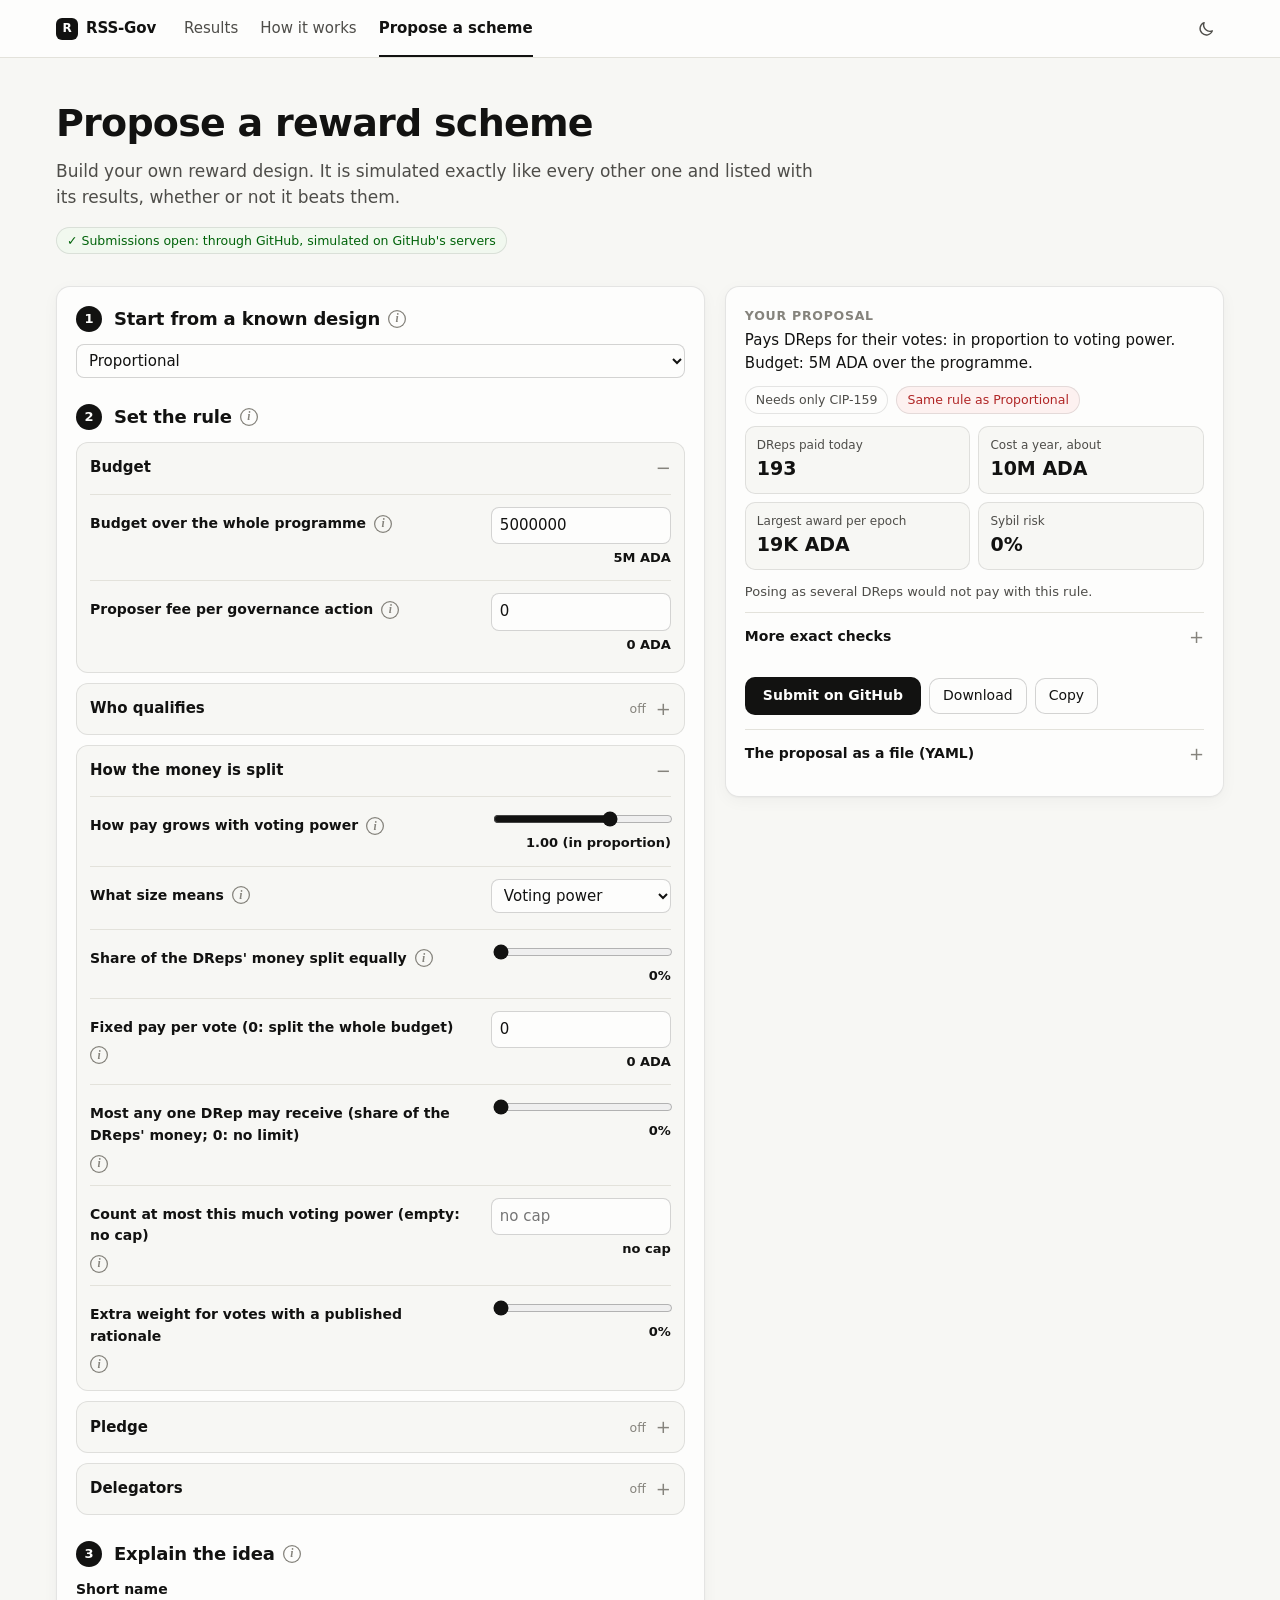
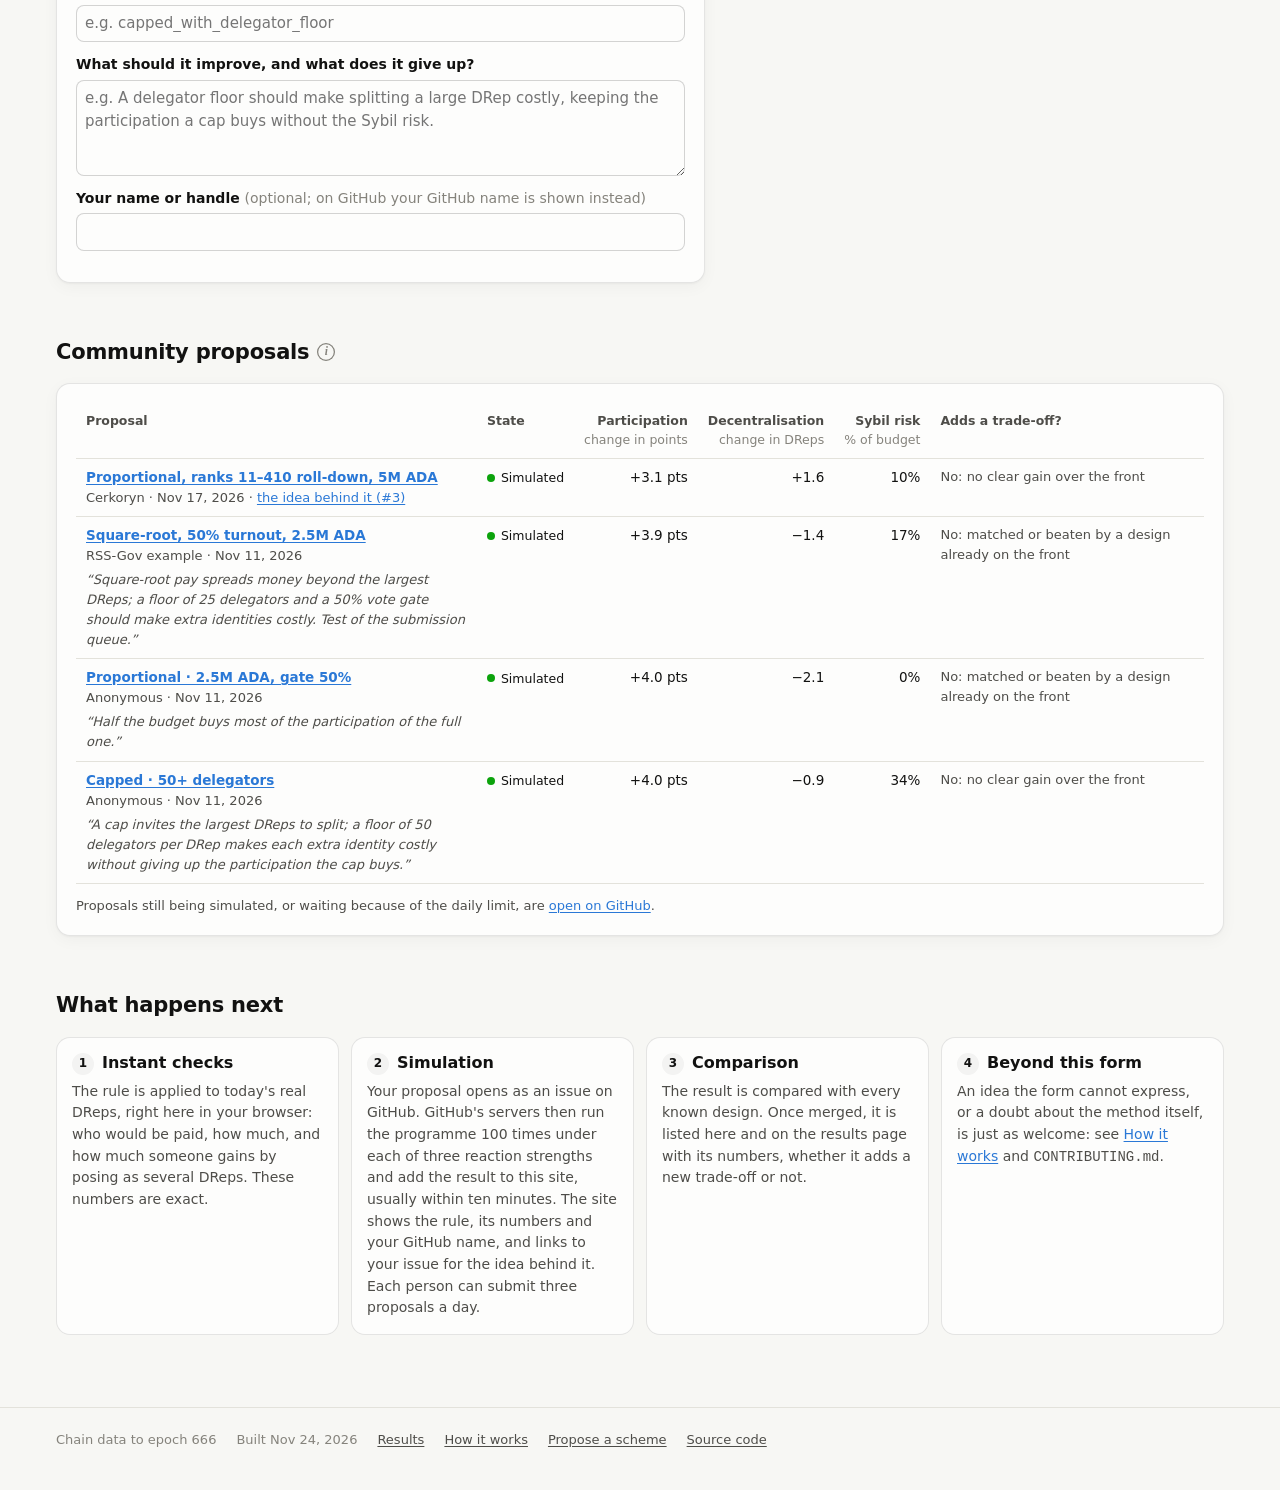
<file: propose.html>
<!doctype html>
<html lang="en">
<head>
<meta charset="utf-8">
<meta name="viewport" content="width=device-width, initial-scale=1">
<title>Propose a reward scheme</title>
<meta name="description" content="Propose a reward scheme for Cardano governance and have it simulated against the same baseline as every other design.">
<link rel="stylesheet" href="site.css?v=e4cb3b212b">
</head>
<body>
<nav class="site" aria-label="Site">
  <div class="inner">
    <a class="brand" href="index.html"><span class="logo" aria-hidden="true">R</span><span class="word">RSS-Gov</span></a>
    <a class="page" href="index.html">Results</a>
    <a class="page" href="methods.html"><span class="long">How it works</span><span class="short">Method</span></a>
    <a class="page" href="propose.html" aria-current="page"><span class="long">Propose a scheme</span><span class="short">Propose</span></a>
    <span class="spacer"></span>
    <button class="icon-btn" id="theme" type="button" aria-label="Switch theme"></button>
  </div>
</nav>
<main>
  <header class="hero">
    <h1>Propose a reward scheme</h1>
    <p class="lead">Build your own reward design. It is simulated exactly like every other one and listed with its results, whether or not it beats them.</p>
    <div class="meta" id="mode"></div>
  </header>

  <div class="form-grid">
    <section class="card" style="margin:0">
      <div class="form-step">
        <span class="n">1</span>
        <div class="title-row"><h2>Start from a known design</h2><button class="info" type="button" aria-label="About starting points" data-info="Pick the closest design, then change what you like.||Every design pays only for votes: Yes, No and Abstain alike."></button></div>
      </div>
      <select id="preset" class="wide" aria-label="Start from"></select>

      <div class="form-step">
        <span class="n">2</span>
        <div class="title-row"><h2>Set the rule</h2><button class="info" type="button" aria-label="About the rule" data-info="The first two groups are the heart of a design. The others are optional refinements; open one to change it."></button></div>
      </div>
      <form id="fields" onsubmit="return false"></form>

      <div class="form-step">
        <span class="n">3</span>
        <div class="title-row"><h2>Explain the idea</h2><button class="info" type="button" aria-label="Why explain" data-info="Every design gives something up. Saying what you expect makes the result useful even if it fails.||Submitted on GitHub, the idea stays on your issue and the site links to it. The site names the design after its rule and you by your GitHub name; the name and handle here are for a file you download."></button></div>
      </div>
      <div class="text"><label for="m-name">Short name</label><input id="m-name" maxlength="60" placeholder="e.g. capped_with_delegator_floor"></div>
      <div class="text"><label for="m-hypothesis">What should it improve, and what does it give up?</label><textarea id="m-hypothesis" maxlength="2000" placeholder="e.g. A delegator floor should make splitting a large DRep costly, keeping the participation a cap buys without the Sybil risk."></textarea></div>
      <div class="text"><label for="m-author">Your name or handle <span class="muted" style="font-weight:400">(optional; on GitHub your GitHub name is shown instead)</span></label><input id="m-author" maxlength="80"></div>
    </section>

    <aside class="sticky">
      <section class="card" style="margin:0" aria-live="polite">
        <div class="eyebrow" style="margin-bottom:4px">Your proposal</div>
        <p class="plain" id="plain">–</p>
        <div id="badges" class="meta" style="margin:0 0 4px"></div>
        <div id="checks"></div>
        <div class="actions" id="actions"></div>
        <div class="status" id="status"></div>
        <details class="more" style="margin-top:14px">
          <summary>The proposal as a file (YAML)</summary>
          <pre class="yaml" id="yaml"></pre>
        </details>
      </section>
    </aside>
  </div>

  <section class="block" aria-labelledby="list-title">
    <div class="section-head">
      <div class="title-row"><h2 id="list-title">Community proposals</h2><button class="info" type="button" aria-label="About this list" data-info="Changes compared with paying nothing, averaged over the weak, medium and strong reactions.||A proposal adds a trade-off when it does something no other design already does. Every proposal is on the results page either way."></button></div>
    </div>
    <div class="card"><div class="tablewrap" id="list"></div></div>
  </section>

  <section class="block" aria-labelledby="how-title">
    <div class="section-head">
      <h2 id="how-title">What happens next</h2>
    </div>
    <div class="steps">
      <div><h3>Instant checks</h3>The rule is applied to today's real DReps, right here in your browser: who would be paid, how much, and how much someone gains by posing as several DReps. These numbers are exact.</div>
      <div><h3>Simulation</h3>Your proposal opens as an issue on GitHub. GitHub's servers then run the programme <span id="runs">100</span> times under each of three reaction strengths and add the result to this site, usually within ten minutes. The site shows the rule, its numbers and your GitHub name, and links to your issue for the idea behind it. Each person can submit three proposals a day.</div>
      <div><h3>Comparison</h3>The result is compared with every known design. Once merged, it is listed here and on the results page with its numbers, whether it adds a new trade-off or not.</div>
      <div><h3>Beyond this form</h3>An idea the form cannot express, or a doubt about the method itself, is just as welcome: see <a href="methods.html">How it works</a> and <code>CONTRIBUTING.md</code>.</div>
    </div>
  </section>
</main>
<footer class="site"><div class="inner"></div></footer>
<script src="data.js?v=b91ac6b341"></script>
<script src="today.js?v=12131234ad"></script>
<script src="common.js?v=1113d24df8"></script>
<script src="checks.js?v=e7c3c2d598"></script>
<script src="propose.js?v=b09e19f404"></script>
</body>
</html>
</file>
<file: site.css>
/* RSS-Gov site. Colours are tokens; dark mode has its own steps, not an inversion. */
:root {
  color-scheme: light;
  --page: #f7f7f4; --surface: #fdfdfc; --raised: #ffffff; --ink: #121211; --ink-2: #4e4d49; --muted: #85837c;
  --grid: #e3e2db; --baseline: #c3c2b7; --ring: rgba(18,18,17,0.10); --ring-2: rgba(18,18,17,0.18); --wash: rgba(18,18,17,0.045);
  --c1: #2a78d6; --c2: #eb6834; --c3: #1baf7a;
  --good: #0ca30c; --bad: #d03b3b; --neutral: #a3a19a; --good-text: #00630a; --bad-text: #b02626;
  --good-bg: #e6f4e3; --good-bg-2: #f1f8ef; --bad-bg: #fbe7e5; --bad-bg-2: #fdf1f0;
  --div-better: #2a78d6; --div-worse: #eb6834; --div-mid: #f0efec;
  --accent-bg: #eef4fc;
  --band: 0.16;
  --shadow: 0 1px 2px rgba(0,0,0,0.04), 0 4px 16px rgba(0,0,0,0.04);
  --radius: 14px;
}
@media (prefers-color-scheme: dark) {
  :root:where(:not([data-theme="light"])) {
    color-scheme: dark;
    --page: #0f0f0e; --surface: #1a1a19; --raised: #212120; --ink: #f0efec; --ink-2: #c3c2b7; --muted: #8f8d86;
    --grid: #2e2e2b; --baseline: #45443f; --ring: rgba(255,255,255,0.10); --ring-2: rgba(255,255,255,0.20); --wash: rgba(255,255,255,0.06);
    --c1: #3987e5; --c2: #d95926; --c3: #199e70; --neutral: #6f6e69; --good-text: #5fcf5a; --bad-text: #f07a72;
    --good-bg: #183a1a; --good-bg-2: #1b2a1b; --bad-bg: #432020; --bad-bg-2: #2d1e1d;
    --div-better: #3987e5; --div-worse: #d95926; --div-mid: #383835;
    --accent-bg: #18263a;
    --band: 0.26;
    --shadow: 0 1px 2px rgba(0,0,0,0.3), 0 4px 16px rgba(0,0,0,0.25);
  }
}
:root[data-theme="dark"] {
  color-scheme: dark;
  --page: #0f0f0e; --surface: #1a1a19; --raised: #212120; --ink: #f0efec; --ink-2: #c3c2b7; --muted: #8f8d86;
  --grid: #2e2e2b; --baseline: #45443f; --ring: rgba(255,255,255,0.10); --ring-2: rgba(255,255,255,0.20); --wash: rgba(255,255,255,0.06);
  --c1: #3987e5; --c2: #d95926; --c3: #199e70; --neutral: #6f6e69; --good-text: #5fcf5a; --bad-text: #f07a72;
  --good-bg: #183a1a; --good-bg-2: #1b2a1b; --bad-bg: #432020; --bad-bg-2: #2d1e1d;
  --div-better: #3987e5; --div-worse: #d95926; --div-mid: #383835;
  --accent-bg: #18263a;
  --band: 0.26;
  --shadow: 0 1px 2px rgba(0,0,0,0.3), 0 4px 16px rgba(0,0,0,0.25);
}

* { box-sizing: border-box; }
html, body { margin: 0; }
html { scroll-padding-top: 80px; }
body {
  background: var(--page); color: var(--ink);
  font: 15px/1.55 system-ui, -apple-system, "Segoe UI", Roboto, sans-serif;
  -webkit-font-smoothing: antialiased;
}
a { color: var(--c1); text-underline-offset: 2px; }
main { max-width: 1200px; margin: 0 auto; padding: 0 16px 72px; }
h1 { font-size: clamp(26px, 4vw, 38px); line-height: 1.15; margin: 0 0 12px; font-weight: 700; letter-spacing: -0.02em; text-wrap: balance; }
h2 { font-size: 21px; line-height: 1.25; margin: 0 0 4px; font-weight: 680; letter-spacing: -0.01em; }
h3 { font-size: 16px; line-height: 1.3; margin: 0 0 6px; font-weight: 650; }
p { margin: 0 0 10px; }
.small { font-size: 13px; color: var(--ink-2); }
.muted { color: var(--muted); }
.lead { font-size: 17px; color: var(--ink-2); max-width: 760px; text-wrap: pretty; }
.sub { color: var(--ink-2); max-width: 900px; }
.skip { position: absolute; left: -9999px; }
.skip:focus { left: 16px; top: 8px; z-index: 50; background: var(--surface); padding: 6px 12px; border-radius: 8px; box-shadow: var(--shadow); }
:focus-visible { outline: 2px solid var(--c1); outline-offset: 2px; border-radius: 4px; }

/* ---------- navigation ---------- */
nav.site { background: var(--surface); border-bottom: 1px solid var(--grid); }
nav.site .inner { max-width: 1200px; margin: 0 auto; padding: 0 16px; display: flex; align-items: center; gap: 4px 22px; min-height: 56px; }
nav.site .brand { font-weight: 750; color: var(--ink); text-decoration: none; display: inline-flex; align-items: center; gap: 8px; margin-right: 6px; letter-spacing: -0.01em; }
nav.site .brand .logo { width: 22px; height: 22px; border-radius: 6px; background: var(--ink); color: var(--surface); display: inline-grid; place-items: center; font-size: 12px; font-weight: 800; }
nav.site a.page { color: var(--ink-2); text-decoration: none; padding: 17px 0 15px; border-bottom: 2px solid transparent; white-space: nowrap; }
nav.site a.page:hover { color: var(--ink); }
nav.site a.page[aria-current="page"] { color: var(--ink); border-bottom-color: var(--ink); font-weight: 600; }
nav.site .spacer { flex: 1; }
.icon-btn { width: 36px; height: 36px; display: inline-grid; place-items: center; background: none; border: 0; border-radius: 10px; cursor: pointer; color: var(--ink-2); }
.icon-btn:hover { background: var(--wash); color: var(--ink); }
.icon-btn svg { width: 18px; height: 18px; }
@media (max-width: 600px) {
  nav.site .inner { gap: 4px 14px; }
  nav.site .brand .word, nav.site .long { display: none; }
}
@media (min-width: 601px) { nav.site .short { display: none; } }

/* ---------- hero ---------- */
.hero { padding: 44px 0 8px; }
.eyebrow { font-size: 12.5px; font-weight: 650; letter-spacing: 0.06em; text-transform: uppercase; color: var(--muted); margin-bottom: 10px; }
.meta { display: flex; flex-wrap: wrap; gap: 8px; margin-top: 16px; }
.badge { display: inline-flex; align-items: center; gap: 6px; font-size: 12.5px; padding: 4px 11px;
  border-radius: 999px; box-shadow: inset 0 0 0 1px var(--ring); background: var(--surface); color: var(--ink-2); white-space: nowrap; text-decoration: none; }
a.badge:hover { box-shadow: inset 0 0 0 1px var(--ring-2); color: var(--ink); }
.badge .dot { width: 8px; height: 8px; border-radius: 50%; flex: none; }
.badge.good { color: var(--good-text); background: var(--good-bg-2); }
.badge.bad { color: var(--bad-text); background: var(--bad-bg-2); }

/* ---------- sections ---------- */
section.block { margin-top: 56px; }
.section-head { margin-bottom: 18px; max-width: 820px; }
.section-head .step { display: inline-flex; align-items: center; gap: 8px; font-size: 12.5px; font-weight: 650; letter-spacing: 0.06em; text-transform: uppercase; color: var(--muted); margin-bottom: 6px; }
.section-head p { color: var(--ink-2); margin: 6px 0 0; }
.card { background: var(--surface); border-radius: var(--radius); box-shadow: inset 0 0 0 1px var(--ring), var(--shadow); padding: 20px; margin: 16px 0; min-width: 0; }
.card-head { display: flex; justify-content: space-between; gap: 12px; flex-wrap: wrap; align-items: flex-start; margin-bottom: 12px; }

/* ---------- the five measures ---------- */
.measures { display: grid; grid-template-columns: repeat(5, minmax(0, 1fr)); gap: 12px; }
@media (max-width: 1080px) { .measures { grid-template-columns: repeat(auto-fit, minmax(200px, 1fr)); } }
@media (max-width: 600px) { .measures { grid-template-columns: 1fr 1fr; gap: 10px; } .measure { padding: 14px; } .measure .m-value { font-size: 24px; } }
.measure { background: var(--surface); border-radius: var(--radius); box-shadow: inset 0 0 0 1px var(--ring); padding: 16px; display: flex; flex-direction: column; gap: 4px; }
.measure .m-title { font-weight: 680; font-size: 15.5px; }
.measure .dir { align-self: flex-start; margin-top: auto; font-size: 11.5px; font-weight: 600; color: var(--ink-2); background: var(--wash); border-radius: 999px; padding: 2px 9px; white-space: nowrap; }
.measure .m-note { margin-bottom: 10px; }
.measure .m-value { font-size: 28px; font-weight: 700; letter-spacing: -0.02em; margin-top: 6px; font-variant-numeric: tabular-nums; }
.measure .m-note { font-size: 12.5px; color: var(--muted); }

/* ---------- findings ---------- */
.findings { display: grid; grid-template-columns: repeat(3, minmax(0, 1fr)); gap: 12px; }
@media (max-width: 900px) { .findings { grid-template-columns: minmax(0, 1fr); } }
.finding { background: var(--surface); border-radius: var(--radius); box-shadow: inset 0 0 0 1px var(--ring); padding: 18px 18px 14px; position: relative; overflow: hidden; }
.finding::before { content: ""; position: absolute; inset: 0 auto 0 0; width: 4px; background: var(--tone, var(--neutral)); }
.finding .big { font-size: 30px; font-weight: 750; letter-spacing: -0.02em; line-height: 1.1; margin: 2px 0 8px; font-variant-numeric: tabular-nums; }
.finding p { color: var(--ink-2); font-size: 14px; margin: 0 0 6px; }
.finding.good { --tone: var(--good); } .finding.bad { --tone: var(--bad); }
.shortlist { margin-top: 12px; background: var(--accent-bg); border-radius: var(--radius); box-shadow: inset 0 0 0 1px var(--ring); padding: 20px; }
.shortlist h3 { font-size: 18px; }
.shortlist .designs { display: grid; grid-template-columns: repeat(auto-fit, minmax(260px, 1fr)); gap: 10px; margin: 12px 0 8px; }

/* ---------- controls ---------- */
.controls { position: sticky; top: 0; z-index: 6; display: flex; flex-wrap: wrap; gap: 10px 22px; align-items: center;
  padding: 12px 0; background: color-mix(in oklab, var(--page) 92%, transparent); backdrop-filter: blur(8px); border-bottom: 1px solid var(--grid); }
@media (max-width: 760px) { .controls { position: static; } }
.control-group { display: flex; align-items: center; gap: 8px; flex-wrap: wrap; }
.control-group > .label { font-size: 12.5px; font-weight: 600; color: var(--ink-2); }
#lead-tabs, #axis-pick { min-width: 0; max-width: 100%; }
#axis-pick { flex-wrap: nowrap; gap: 6px; }
#axis-pick select { font-size: 13px; min-width: 0; flex: 0 1 auto; padding: 5px 6px; field-sizing: content; }
#axis-pick .swap { width: 30px; height: 30px; flex: none; font-size: 16px; }
.toggle { display: inline-flex; align-items: center; gap: 7px; border: 0; background: var(--surface); box-shadow: inset 0 0 0 1px var(--ring); border-radius: 999px; padding: 4px 11px 4px 9px; font-size: 13px; cursor: pointer; color: var(--muted); }
.toggle .dot { width: 9px; height: 9px; border-radius: 50%; box-shadow: inset 0 0 0 1.5px currentColor; }
.toggle[aria-pressed="true"] { color: var(--ink); box-shadow: inset 0 0 0 1.5px var(--ink-2); font-weight: 600; }
.toggle[aria-pressed="true"] .dot { background: var(--kind); box-shadow: none; }
.toggle .count { font-weight: 500; color: var(--muted); font-size: 12px; }
.seg { display: inline-flex; background: var(--surface); box-shadow: inset 0 0 0 1px var(--ring); border-radius: 10px; padding: 3px; }
.seg button { border: 0; background: none; padding: 4px 12px; border-radius: 7px; cursor: pointer; color: var(--ink-2); font-size: 13px; }
.seg button[aria-pressed="true"] { background: var(--ink); color: var(--surface); font-weight: 600; }
.info { width: 18px; height: 18px; border-radius: 50%; border: 0; padding: 0; flex: none; background: none; box-shadow: inset 0 0 0 1.25px var(--muted); color: var(--muted);
  font: italic 600 11.5px/1 Georgia, "Times New Roman", serif; cursor: help; display: inline-grid; place-items: center; vertical-align: middle; }
.info:hover, .info:focus-visible { color: var(--ink); box-shadow: inset 0 0 0 1.25px var(--ink); }
#tip.note { max-width: 340px; padding: 11px 14px; font-size: 13px; line-height: 1.5; }
#tip.note .row + .row { margin-top: 6px; }
#tip.note .row:first-child .v { font-size: 13.5px; }
.title-row { display: flex; align-items: center; gap: 8px; flex-wrap: wrap; }
.title-row h2, .title-row h3 { margin: 0; }
select, .card select { background: var(--surface); border: 0; box-shadow: inset 0 0 0 1px var(--ring); border-radius: 8px; padding: 5px 8px; }

button, select, input, textarea { font: inherit; color: var(--ink); }
button.ghost, a.button { background: var(--surface); border: 0; box-shadow: inset 0 0 0 1px var(--ring-2); border-radius: 10px; padding: 7px 14px; cursor: pointer; text-decoration: none; color: var(--ink); display: inline-flex; align-items: center; gap: 6px; font-size: 14px; }
button.ghost:hover, a.button:hover { background: var(--wash); }
button.primary, a.primary { background: var(--ink); color: var(--surface); border: 0; border-radius: 10px; padding: 8px 18px; cursor: pointer; font-weight: 650; text-decoration: none; display: inline-flex; align-items: center; gap: 6px; font-size: 14px; }
button.primary:hover, a.primary:hover { opacity: 0.88; }
button.primary:disabled { opacity: 0.45; cursor: not-allowed; }
.chips { display: flex; flex-wrap: wrap; gap: 6px; }
.chips button { border: 0; background: var(--page); box-shadow: inset 0 0 0 1px var(--ring); border-radius: 999px; padding: 4px 12px; font-size: 13px; cursor: pointer; color: var(--ink-2); }
.chips button:hover { color: var(--ink); }
.chips button[aria-pressed="true"] { color: var(--surface); background: var(--ink); box-shadow: none; font-weight: 600; }
.legend { display: flex; flex-wrap: wrap; gap: 4px 16px; font-size: 12.5px; color: var(--ink-2); margin: 4px 0 8px; }
.legend span { display: inline-flex; align-items: center; gap: 6px; }

/* ---------- comparison table ---------- */
table { border-collapse: collapse; width: 100%; font-size: 13.5px; }
th, td { text-align: left; padding: 8px 10px; border-bottom: 1px solid var(--grid); vertical-align: top; }
th { font-weight: 600; color: var(--ink-2); font-size: 12.5px; }
td.num, th.num { text-align: right; font-variant-numeric: tabular-nums; white-space: nowrap; }
th.sortable { cursor: pointer; user-select: none; }
th.sortable:hover { color: var(--ink); }
th .th-sort { all: unset; cursor: pointer; display: inline-flex; flex-direction: column; gap: 1px; color: inherit; border-radius: 4px; }
th.num .th-sort { align-items: flex-end; }
th .th-sort:hover, th .th-sort.on { color: var(--ink); }
th .th-sort:focus-visible { outline: 2px solid var(--ink); outline-offset: 2px; }
th .th-sort .hint { font-weight: 400; color: var(--muted); font-size: 11px; }
th .th-sort.on .hint { color: var(--ink-2); font-weight: 600; }
.table-tools { display: flex; align-items: center; gap: 8px 12px; flex-wrap: wrap; margin: 0 0 8px; }
.table-tools select, .pager .per select { font-size: 13px; field-sizing: content; }
.table-tools .sort-dir { color: var(--ink); padding: 4px 11px; }
.table-tools .count-note { margin-left: auto; }
.pager { display: flex; align-items: center; justify-content: space-between; gap: 10px 16px; flex-wrap: wrap; margin-top: 14px; }
.pager:empty { display: none; }
.pages { display: flex; align-items: center; gap: 4px; flex-wrap: wrap; }
.pages .pg { min-width: 32px; height: 32px; padding: 0 8px; border: 0; border-radius: 8px; background: none; box-shadow: inset 0 0 0 1px var(--ring); color: var(--ink-2); cursor: pointer; font-size: 13px; font-variant-numeric: tabular-nums; }
.pages .pg:hover:not(:disabled) { color: var(--ink); background: var(--wash); }
.pages .pg[aria-current="page"] { background: var(--ink); color: var(--surface); box-shadow: none; font-weight: 650; cursor: default; }
.pages .pg:disabled:not([aria-current]) { opacity: 0.4; cursor: default; }
.pages .gap { color: var(--muted); padding: 0 2px; }
.pager .per { margin-left: auto; }
tbody tr.pick { cursor: pointer; }
tbody tr.pick:hover { background: var(--wash); }
tbody tr.sel { background: var(--wash); box-shadow: inset 3px 0 0 var(--ink); }
.tablewrap { overflow-x: auto; }
table.compare { font-size: 14px; }
table.compare th { vertical-align: bottom; padding-top: 4px; }
table.compare th .hint { display: block; font-weight: 400; color: var(--muted); font-size: 11.5px; }
table.compare td { vertical-align: middle; padding: 10px; }
table.compare td.design { min-width: 230px; max-width: 340px; }
.dname { font-weight: 650; display: flex; align-items: center; gap: 7px; }
.dname .kind { width: 8px; height: 8px; border-radius: 50%; flex: none; }
.cell { display: inline-flex; align-items: center; justify-content: flex-end; gap: 6px; min-width: 92px; padding: 4px 9px; border-radius: 8px; font-variant-numeric: tabular-nums; white-space: nowrap; font-weight: 560; }
.cell .sym { font-size: 11px; }
.cell.good { background: var(--good-bg); } .cell.good .sym { color: var(--good); }
.cell.good-some { background: var(--good-bg-2); } .cell.good-some .sym { color: var(--good); }
.cell.bad { background: var(--bad-bg); } .cell.bad .sym { color: var(--bad); }
.cell.bad-some { background: var(--bad-bg-2); } .cell.bad-some .sym { color: var(--bad); }
.cell.flat { color: var(--ink-2); font-weight: 400; } .cell.flat .sym { color: var(--neutral); }
.verdict { font-size: 12.5px; }
.verdict.ok { color: var(--good-text); font-weight: 600; }
.verdict .gives { color: var(--ink-2); }
.tag { display: inline-block; font-size: 11.5px; font-weight: 600; padding: 1px 7px; border-radius: 6px; background: var(--wash); color: var(--ink-2); margin-top: 3px; }
@media (max-width: 760px) {
  table.compare thead { display: none; }
  table.compare, table.compare tbody { display: block; }
  table.compare tr { display: grid; grid-template-columns: repeat(3, minmax(0, 1fr)); gap: 8px 8px; padding: 14px 2px; border-bottom: 1px solid var(--grid); }
  table.compare td { display: flex; flex-direction: column; gap: 3px; border: 0; padding: 0; }
  table.compare td.design, table.compare td.vcol { grid-column: 1 / -1; max-width: none; }
  table.compare td.num { align-items: flex-start; }
  table.compare td[data-label]::before { content: attr(data-label); font-size: 11.5px; color: var(--muted); font-weight: 500; }
  .cell { justify-content: flex-start; min-width: 0; padding: 3px 7px; font-size: 13px; }
  table.compare td[data-label]::before { white-space: nowrap; overflow: hidden; text-overflow: ellipsis; }
  tbody tr.sel { box-shadow: inset 3px 0 0 var(--ink); }
}

/* ---------- charts ---------- */
svg { display: block; overflow: visible; }
svg text { fill: var(--muted); font-size: 11.5px; font-family: inherit; }
svg text.ink { fill: var(--ink); }
svg text.ink2 { fill: var(--ink-2); }
svg .grid { stroke: var(--grid); stroke-width: 1; shape-rendering: crispEdges; }
svg .base { stroke: var(--baseline); stroke-width: 1; shape-rendering: crispEdges; }
svg .hit { fill: transparent; cursor: pointer; }
svg .rowsel { fill: var(--wash); }
.axis-pick { display: flex; gap: 12px; flex-wrap: wrap; font-size: 13px; color: var(--ink-2); margin: 10px 0 0; }
.axis-pick label { display: inline-flex; align-items: center; gap: 6px; }

/* ---------- tabs ---------- */
.tabs { display: flex; gap: 4px; border-bottom: 1px solid var(--grid); margin: -4px -4px 18px; padding: 0 4px; overflow-x: auto; overflow-y: hidden; scrollbar-width: none; }
.tabs::-webkit-scrollbar { display: none; }
.tabs button { border: 0; background: none; padding: 10px 12px; font-size: 14px; color: var(--ink-2); cursor: pointer; border-bottom: 2px solid transparent; white-space: nowrap; }
.tabs button:hover { color: var(--ink); }
.tabs button[aria-selected="true"] { color: var(--ink); border-bottom-color: var(--ink); font-weight: 650; }
.tabpanel[hidden], [hidden] { display: none !important; }

/* ---------- detail drawer ----------
   Not modal: the page stays scrollable and usable beside it. Where the screen is wide
   enough, the page makes room for it instead of hiding behind it. */
.drawer { position: fixed; top: 0; right: 0; bottom: 0; width: min(500px, 100%); z-index: 31; background: var(--surface);
  box-shadow: -8px 0 32px rgba(0,0,0,0.18); transform: translateX(102%); visibility: hidden; transition: transform 0.22s ease, visibility 0s 0.22s; display: flex; flex-direction: column; }
body.drawer-open .drawer { transform: none; visibility: visible; transition: transform 0.22s ease; }
@media (min-width: 1100px) { body.drawer-open main { margin-right: min(500px, 100%); } }
@media (prefers-reduced-motion: reduce) { .drawer { transition: none; } }
.drawer-top { display: flex; align-items: center; justify-content: space-between; gap: 8px; padding: 12px 16px 12px 22px; border-bottom: 1px solid var(--grid); }
.drawer-body { overflow-y: auto; overscroll-behavior: contain; padding: 20px 22px 32px; }
.drawer h2 { font-size: 24px; margin: 6px 0 8px; }
.drawer .desc { font-size: 15px; color: var(--ink-2); }
.drawer .rule { font-size: 12.5px; color: var(--muted); font-family: ui-monospace, SFMono-Regular, Menlo, monospace; }
.effects { list-style: none; padding: 0; margin: 16px 0; display: grid; gap: 8px; }
.effects li { display: grid; grid-template-columns: 26px minmax(0, 1fr); gap: 4px 10px; padding: 10px 12px; border-radius: 12px; background: var(--page); box-shadow: inset 0 0 0 1px var(--ring); }
.effects .ico { width: 26px; height: 26px; border-radius: 8px; display: grid; place-items: center; font-size: 12px; background: var(--wash); color: var(--neutral); }
.effects .good .ico { background: var(--good-bg); color: var(--good); }
.effects .bad .ico { background: var(--bad-bg); color: var(--bad); }
.effects .what { font-weight: 650; font-size: 13.5px; }
.effects .say { font-size: 14px; color: var(--ink); }
.effects .range { font-size: 12.5px; color: var(--muted); }
details.more { border-top: 1px solid var(--grid); padding: 10px 0; }
details.more > summary { cursor: pointer; font-weight: 600; font-size: 14px; list-style: none; display: flex; justify-content: space-between; align-items: center; }
details.more > summary::-webkit-details-marker { display: none; }
details.more > summary::after { content: "+"; font-weight: 400; color: var(--muted); font-size: 18px; }
details.more[open] > summary::after { content: "−"; }
details.more > *:not(summary) { margin-top: 10px; }
.facts { display: grid; grid-template-columns: minmax(6.5em, max-content) minmax(0, 1fr); gap: 5px 14px; font-size: 13.5px; margin: 10px 0; }
.facts dt { color: var(--ink-2); }
.facts dd { margin: 0; text-align: right; font-variant-numeric: tabular-nums; font-weight: 560; }
.facts dd .was { color: var(--muted); font-weight: 400; }
ul.notes { margin: 6px 0 0; padding-left: 18px; color: var(--ink-2); font-size: 13px; }
.mark-good { color: var(--good); } .mark-bad { color: var(--bad); }
.quote { border-left: 3px solid var(--c3); padding: 4px 0 4px 12px; color: var(--ink); font-size: 14px; margin: 10px 0; white-space: pre-wrap; }

/* ---------- tooltip, misc ---------- */
#tip { position: fixed; pointer-events: none; z-index: 40; background: var(--raised); color: var(--ink);
  border-radius: 10px; box-shadow: 0 6px 24px rgba(0,0,0,0.16), inset 0 0 0 1px var(--ring);
  padding: 9px 12px; font-size: 12.5px; max-width: 320px; display: none; }
#tip .v { font-weight: 650; font-size: 13.5px; }
#tip .l { color: var(--ink-2); }
#tip .row { display: flex; gap: 8px; align-items: center; }
#tip .key { width: 12px; height: 2px; border-radius: 1px; flex: none; }
dl.glossary { display: grid; grid-template-columns: minmax(140px, 200px) minmax(0, 1fr); gap: 8px 18px; font-size: 14px; margin: 0 0 20px; }
dl.glossary dt { font-weight: 650; }
dl.glossary dd { margin: 0; color: var(--ink-2); }
@media (max-width: 600px) { dl.glossary { grid-template-columns: minmax(0, 1fr); gap: 2px; } dl.glossary dd { margin-bottom: 10px; } }
.warn { padding: 12px 16px; border-radius: 12px; background: var(--bad-bg-2); color: var(--bad-text); margin: 16px 0; }
.empty { color: var(--muted); padding: 24px 0; }
.split { display: grid; grid-template-columns: minmax(0, 1.7fr) minmax(0, 1fr); gap: 16px; margin: 16px 0; }
@media (max-width: 900px) { .split { grid-template-columns: minmax(0, 1fr); } }
footer.site { border-top: 1px solid var(--grid); }
footer.site .inner { max-width: 1200px; margin: 0 auto; padding: 22px 16px 40px; color: var(--muted); font-size: 13px; display: flex; flex-wrap: wrap; gap: 6px 20px; }
footer.site a { color: var(--ink-2); }

/* ---------- proposal form ---------- */
.form-grid { display: grid; grid-template-columns: minmax(0, 1.3fr) minmax(0, 1fr); gap: 20px; align-items: start; margin-top: 24px; }
@media (max-width: 900px) { .form-grid { grid-template-columns: minmax(0, 1fr); } }
.sticky { position: sticky; top: 16px; }
@media (max-width: 900px) { .sticky { position: static; } }
.form-step { display: flex; gap: 12px; align-items: center; margin: 26px 0 12px; }
.form-step:first-child { margin-top: 0; }
.form-step .n { width: 26px; height: 26px; border-radius: 50%; background: var(--ink); color: var(--surface); display: inline-grid; place-items: center; font-size: 13px; font-weight: 700; flex: none; }
.form-step h2 { font-size: 18px; }
.form-step p { margin: 2px 0 0; font-size: 13.5px; color: var(--ink-2); }
fieldset { border: 0; margin: 0; padding: 0; }
details.group { border-radius: 12px; box-shadow: inset 0 0 0 1px var(--ring); margin: 10px 0; background: var(--page); }
details.group > summary { cursor: pointer; padding: 12px 14px; font-weight: 650; display: flex; justify-content: space-between; align-items: center; gap: 10px; list-style: none; }
details.group > summary::-webkit-details-marker { display: none; }
details.group > summary .state-note { font-weight: 400; font-size: 12.5px; color: var(--muted); margin-left: auto; }
details.group > summary::after { content: "+"; font-weight: 400; color: var(--muted); font-size: 18px; }
details.group[open] > summary::after { content: "−"; }
details.group > fieldset { padding: 0 14px 6px; }
.field { display: grid; grid-template-columns: minmax(0, 1fr) 180px; gap: 2px 16px; padding: 12px 0; border-top: 1px solid var(--grid); }
@media (max-width: 560px) { .field { grid-template-columns: minmax(0, 1fr); } }
.field label { font-weight: 600; font-size: 14px; }
.field .control { grid-column: 2; grid-row: 1; display: flex; flex-direction: column; gap: 4px; align-items: stretch; }
.field > .title-row { align-self: start; padding-top: 6px; }
@media (max-width: 560px) { .field .control { grid-column: 1; grid-row: auto; } }
.control input[type="number"], .control select, .text input, .text textarea, select.wide {
  background: var(--surface); border: 0; box-shadow: inset 0 0 0 1px var(--ring-2); border-radius: 8px; padding: 7px 9px; width: 100%; }
.control input[type="range"] { width: 100%; accent-color: var(--ink); }
.control input[type="checkbox"] { width: 18px; height: 18px; accent-color: var(--ink); align-self: flex-end; }
.control .readout { font-size: 13px; color: var(--ink); text-align: right; font-variant-numeric: tabular-nums; font-weight: 560; }
.text { display: grid; gap: 4px; margin: 12px 0; }
.text label { font-weight: 600; font-size: 14px; }
.text textarea { min-height: 96px; resize: vertical; }
.actions { display: flex; gap: 8px; flex-wrap: wrap; align-items: center; margin-top: 16px; }
pre.yaml { background: var(--page); box-shadow: inset 0 0 0 1px var(--ring); border-radius: 8px; padding: 10px 12px; font-size: 12px; overflow-x: auto; max-height: 260px; }
.status { font-size: 13.5px; margin-top: 10px; }
.status:empty { display: none; }
.status.err { color: var(--bad-text); }
.status.ok { color: var(--good-text); }
.state { display: inline-flex; align-items: center; gap: 6px; font-size: 12.5px; white-space: nowrap; }
.state .dot { width: 8px; height: 8px; border-radius: 50%; }
.plain { font-size: 15px; line-height: 1.5; margin: 4px 0 12px; }
.kpis { display: grid; grid-template-columns: 1fr 1fr; gap: 8px; margin: 12px 0; }
.kpi { background: var(--page); border-radius: 10px; box-shadow: inset 0 0 0 1px var(--ring); padding: 10px 12px; }
.kpi .k { font-size: 12px; color: var(--ink-2); }
.kpi .v { font-size: 19px; font-weight: 700; font-variant-numeric: tabular-nums; }
.steps { display: grid; grid-template-columns: repeat(auto-fit, minmax(220px, 1fr)); gap: 12px; counter-reset: step; }
.steps > div { background: var(--surface); border-radius: var(--radius); box-shadow: inset 0 0 0 1px var(--ring); padding: 16px; font-size: 14px; color: var(--ink-2); }
.steps > div h3 { color: var(--ink); display: flex; gap: 8px; align-items: center; }
.steps > div h3::before { counter-increment: step; content: counter(step); width: 22px; height: 22px; border-radius: 50%; background: var(--wash); color: var(--ink); display: inline-grid; place-items: center; font-size: 12px; font-weight: 700; }

/* ---------- methodology prose ---------- */
.doc { display: grid; grid-template-columns: 240px minmax(0, 1fr); gap: 36px; align-items: start; padding-top: 36px; }
@media (max-width: 900px) { .doc { grid-template-columns: minmax(0, 1fr); } }
.doc .toc { position: sticky; top: 16px; font-size: 13.5px; max-height: calc(100vh - 32px); overflow-y: auto; }
@media (max-width: 900px) { .doc .toc { position: static; max-height: none; background: var(--surface); border-radius: var(--radius); box-shadow: inset 0 0 0 1px var(--ring); padding: 14px 16px; } }
.doc .toc ul { list-style: none; padding-left: 12px; margin: 4px 0; }
.doc .toc > ul { padding-left: 0; }
.doc .toc a { color: var(--ink-2); text-decoration: none; display: block; padding: 3px 0; }
.doc .toc a:hover { color: var(--ink); }
.prose { max-width: 780px; font-size: 16px; line-height: 1.7; }
.prose h1 { font-size: 32px; margin: 0 0 14px; }
.prose h2 { font-size: 22px; margin: 40px 0 12px; padding-top: 14px; border-top: 1px solid var(--grid); }
.prose h3 { font-size: 17px; margin: 26px 0 8px; }
.prose p, .prose ul, .prose ol { margin: 0 0 14px; }
.prose li { margin: 5px 0; }
.prose code { font-size: 0.86em; background: var(--wash); padding: 1px 5px; border-radius: 4px; }
.prose pre { background: var(--surface); box-shadow: inset 0 0 0 1px var(--ring); border-radius: 8px; padding: 12px 14px; overflow-x: auto; }
.prose pre code { background: none; padding: 0; }
.prose table { font-size: 14px; margin: 8px 0 16px; background: var(--surface); }
.prose .tablewrap { margin: 8px 0 16px; }
.prose a.headerlink { color: var(--muted); text-decoration: none; margin-left: 6px; font-weight: 400; opacity: 0; }
.prose h2:hover a.headerlink, .prose h3:hover a.headerlink { opacity: 1; }
.prose strong { font-weight: 660; }
.prose .diagram { margin: 18px 0 6px; overflow-x: auto; }
.prose .diagram + p > em:only-child { color: var(--ink-2); font-size: 14px; }
.diagram svg { width: 100%; min-width: 620px; height: auto; }
.diagram .box { fill: var(--surface); stroke: var(--ring-2); stroke-width: 1; }
.diagram .box.rule { fill: var(--accent-bg); }
.diagram .box.yes { fill: var(--good-bg-2); }
.diagram .hist { fill: var(--neutral); }
.diagram .pay { fill: var(--c1); }
.diagram .react { fill: var(--c2); }
.diagram .line { stroke: var(--ink-2); stroke-width: 1.5; fill: none; }
.diagram .head { fill: var(--ink-2); }
.diagram text { font-size: 12px; fill: var(--ink-2); }
.diagram text.t { font-size: 13px; font-weight: 650; fill: var(--ink); }
.diagram text.n { fill: var(--muted); }

/* ---------- the lead chart ---------- */
:root { --front-fill: rgba(42,120,214,0.08); }
:root[data-theme="dark"] { --front-fill: rgba(57,135,229,0.14); }
@media (prefers-color-scheme: dark) { :root:where(:not([data-theme="light"])) { --front-fill: rgba(57,135,229,0.14); } }
.lead-grid { display: grid; grid-template-columns: minmax(0, 1fr) 270px; gap: 28px; align-items: start; }
@media (max-width: 900px) { .lead-grid { grid-template-columns: minmax(0, 1fr); } }
.lead-grid .legend { gap: 6px 8px; align-items: center; margin-bottom: 12px; }
.lead-grid .legend .legend { gap: 6px 14px; font-size: 12px; color: var(--muted); }
.side { display: flex; flex-direction: column; gap: 22px; }
.side h3 { font-size: 14.5px; }
.coverage { padding: 14px 16px; border-radius: 12px; background: var(--page); box-shadow: inset 0 0 0 1px var(--ring); }
.cov-big { display: flex; align-items: baseline; gap: 8px; margin: 4px 0 6px; flex-wrap: wrap; }
.cov-big .v { font-size: 34px; font-weight: 750; letter-spacing: -0.02em; font-variant-numeric: tabular-nums; }
ol.front-list { list-style: none; padding: 0; margin: 8px 0 0; display: grid; gap: 2px; }
.front-item { width: 100%; display: grid; grid-template-columns: 10px minmax(0, 1fr); gap: 2px 8px; align-items: center; text-align: left; border: 0; background: none; padding: 6px 8px; border-radius: 8px; font-size: 13.5px; color: var(--ink); }
button.front-item { cursor: pointer; }
button.front-item:hover { background: var(--wash); }
.front-item .dot { width: 9px; height: 9px; border-radius: 50%; }
.front-item .nm { line-height: 1.35; }
.front-item .vals { grid-column: 2; font-size: 12px; color: var(--muted); font-variant-numeric: tabular-nums; white-space: nowrap; }
.measure .m-when { font-size: 11.5px; font-weight: 650; letter-spacing: 0.04em; text-transform: uppercase; color: var(--muted); margin-top: 10px; }
.measure .m-value { margin-top: 0; }

.cov-keys { display: grid; gap: 6px; margin: 12px 0 0; font-size: 13px; }
.cov-keys div { display: grid; grid-template-columns: 22px minmax(0, 1fr) auto; gap: 8px; align-items: center; }
.cov-keys b { font-variant-numeric: tabular-nums; }
.cov-keys svg { display: block; }

.contrib-head { display: flex; align-items: center; justify-content: space-between; gap: 10px; flex-wrap: wrap; margin: 22px 0 8px; }
/* coverage list: families, each opening onto its designs */
ol.fam-list { list-style: none; padding: 0; margin: 0; display: grid; gap: 2px; }
ol.fam-list li.dim { opacity: 0.38; }
.fam-row { width: 100%; display: grid; grid-template-columns: 18px minmax(0, 1fr) minmax(60px, 160px) 56px; gap: 10px; align-items: center; border: 0; background: none; padding: 8px; border-radius: 8px; text-align: left; font-size: 13.5px; color: var(--ink); }
button.fam-row { cursor: pointer; }
button.fam-row:hover { background: var(--wash); }
.fam-row.start { color: var(--ink-2); }
.fam-row.start .nm { font-weight: 500; }
.fam-row .chev { color: var(--ink-2); transition: transform 0.15s ease; }
@media (prefers-reduced-motion: reduce) { .fam-row .chev { transition: none; } }
.fam-row[aria-expanded="true"] .chev { transform: rotate(90deg); }
.fam-row .nm { font-weight: 650; line-height: 1.45; }
.fam-row .count { font-weight: 450; color: var(--muted); font-size: 12.5px; margin-left: 8px; white-space: nowrap; }
.fam-row .why { display: block; font-weight: 400; color: var(--muted); font-size: 12.5px; line-height: 1.4; }
.member-row .why { font-weight: 400; color: var(--muted); font-size: 12.5px; }
.fam-head { padding-top: 0; padding-bottom: 0; font-size: 11.5px; color: var(--muted); }
.fam-head .val { grid-column: 3 / 5; font-weight: 500; font-size: 11.5px; }
.fam-row .bar { height: 8px; border-radius: 4px; background: var(--wash); overflow: hidden; }
.fam-row .bar span { display: block; height: 100%; border-radius: 4px; background: var(--c2); }
.fam-row .val, .member-row .val, .member-head .val { font-variant-numeric: tabular-nums; font-weight: 650; text-align: right; font-size: 13px; }
ol.fam-members { list-style: none; margin: 0 0 10px 17px; padding: 0 0 0 12px; border-left: 2px solid var(--grid); display: grid; gap: 1px; }
.member-head, .member-row { display: grid; grid-template-columns: minmax(0, 1fr) repeat(5, 42px) 52px; gap: 6px; align-items: center; }
.member-head { font-size: 11.5px; color: var(--muted); padding: 2px 8px 0; }
.member-head .val { font-weight: 500; font-size: 11.5px; }
.member-row { width: 100%; border: 0; background: none; padding: 5px 8px; border-radius: 8px; text-align: left; font-size: 13px; color: var(--ink); cursor: pointer; }
.member-row:hover { background: var(--wash); }
.member-row .nm { line-height: 1.45; font-weight: 560; white-space: nowrap; overflow: hidden; text-overflow: ellipsis; }
.member-row .nm .dot { display: inline-block; width: 8px; height: 8px; border-radius: 50%; margin-right: 7px; }
.member-row .tag { display: inline-block; margin-left: 8px; font-size: 11px; padding: 1px 7px; border-radius: 99px; background: var(--wash); color: var(--ink-2); white-space: nowrap; font-weight: 400; }
.member-head .m, .member-row .m { text-align: center; font-size: 12px; font-variant-numeric: tabular-nums; }
.member-row .m.good, .member-row .m.good-some { color: var(--good); }
.member-row .m.bad, .member-row .m.bad-some { color: var(--bad); }
.member-row .m.flat { color: var(--ink-2); }
@media (max-width: 600px) {
  .fam-row { grid-template-columns: 14px minmax(0, 1fr) 48px; }
  .fam-row .bar { grid-column: 2 / 4; grid-row: 2; }
  .fam-row.start .small, .fam-head { display: none; }
  .member-head { display: none; }
  .member-row { grid-template-columns: minmax(0, 1fr) 48px; }
  .member-row .m { display: none; }
}
/* the three family questions, next to the group switches */
.legend .feature-toggles { display: inline-flex; flex-wrap: wrap; align-items: center; gap: 6px 8px; }
.feature-toggles .label { color: var(--muted); font-size: 12.5px; }
.toggle .dot.check { border-radius: 3px; }
/* similar designs, in the details pane */
table.kin { font-size: 12.5px; width: 100%; }
table.kin th { font-size: 11.5px; font-weight: 600; color: var(--muted); padding: 6px 4px; white-space: nowrap; }
table.kin td { padding: 7px 4px; vertical-align: top; }
table.kin td.num { white-space: nowrap; font-variant-numeric: tabular-nums; text-align: right; }
table.kin .change { font-weight: 560; line-height: 1.4; }
table.kin .kdot { display: inline-block; width: 8px; height: 8px; border-radius: 50%; margin-right: 6px; }
table.kin tr.self { background: var(--wash); }
table.kin tr.self td { font-weight: 600; }
table.kin .small { font-size: 11.5px; font-weight: 400; }
table.kin .up { color: var(--good); font-weight: 600; }
table.kin .down { color: var(--bad); font-weight: 600; }
table.kin .same { color: var(--muted); }
/* ranking: net benefit in ADA a year */
.rank-slider { display: grid; grid-template-columns: minmax(0, 1fr) auto; gap: 2px 10px; align-items: baseline; margin: 0 0 12px; font-size: 13px; color: var(--ink-2); }
.rank-slider output { font-weight: 650; color: var(--ink); font-variant-numeric: tabular-nums; }
.rank-slider input { grid-column: 1 / 3; width: 100%; accent-color: var(--ink); margin: 2px 0 0; }
button.small-btn { padding: 5px 11px; font-size: 13px; }
ol.rank-list { list-style: none; padding: 0; margin: 0; display: grid; gap: 1px; }
.rank-row { width: 100%; display: grid; grid-template-columns: 24px minmax(0, 1fr) repeat(3, 50px) minmax(70px, 150px) 92px; gap: 8px; align-items: center; border: 0; background: none; padding: 6px 8px; border-radius: 8px; text-align: left; font-size: 13px; color: var(--ink); }
button.rank-row { cursor: pointer; }
button.rank-row:hover { background: var(--wash); }
.rank-row.rank-head { font-size: 11.5px; color: var(--muted); padding-top: 0; padding-bottom: 0; }
.rank-row.rank-head span { text-align: right; }
.rank-row.zero { color: var(--ink-2); box-shadow: inset 0 1px 0 var(--grid), inset 0 -1px 0 var(--grid); border-radius: 0; }
.rank-row .rank { color: var(--muted); font-variant-numeric: tabular-nums; text-align: right; }
.rank-row .nm { font-weight: 560; white-space: nowrap; overflow: hidden; text-overflow: ellipsis; }
.rank-row .nm .dot { display: inline-block; width: 8px; height: 8px; border-radius: 50%; margin-right: 7px; }
.rank-row .tag { display: inline; margin-left: 8px; font-size: 11px; padding: 1px 7px; border-radius: 99px; background: var(--wash); color: var(--ink-2); font-weight: 400; }
.rank-row .flag { margin-right: 7px; font-size: 11px; padding: 1px 6px; border-radius: 99px; background: var(--bad-bg-2); color: var(--bad-text); font-weight: 500; }
.rank-row .sc { text-align: right; font-variant-numeric: tabular-nums; font-size: 12px; color: var(--ink-2); }
.rank-row .sc.neg { color: var(--bad-text); }
.rank-row .val { text-align: right; font-variant-numeric: tabular-nums; font-weight: 650; white-space: nowrap; }
.nbar { position: relative; height: 12px; }
.nbar .zero-line { position: absolute; top: -2px; bottom: -2px; width: 1px; background: var(--ink-2); }
.nbar .fill { position: absolute; top: 2px; bottom: 2px; border-radius: 3px; background: var(--c2); opacity: 0.85; }
.nbar .fill.neg { background: var(--neutral); }
.nbar .ci { position: absolute; top: 5px; height: 2px; background: var(--ink); }
@media (max-width: 600px) {
  .rank-row { grid-template-columns: 20px minmax(0, 1fr) 84px; }
  .rank-row .sc, .rank-row .nbar, .rank-row.rank-head { display: none; }
}
.rank-slider .ends { grid-column: 1 / 3; display: flex; justify-content: space-between; font-size: 11.5px; color: var(--ink-3, var(--ink-2)); margin-top: -2px; }
.cell.net { font-weight: 650; font-variant-numeric: tabular-nums; }
.cell.net.neg { color: var(--bad-text); }
</file>
